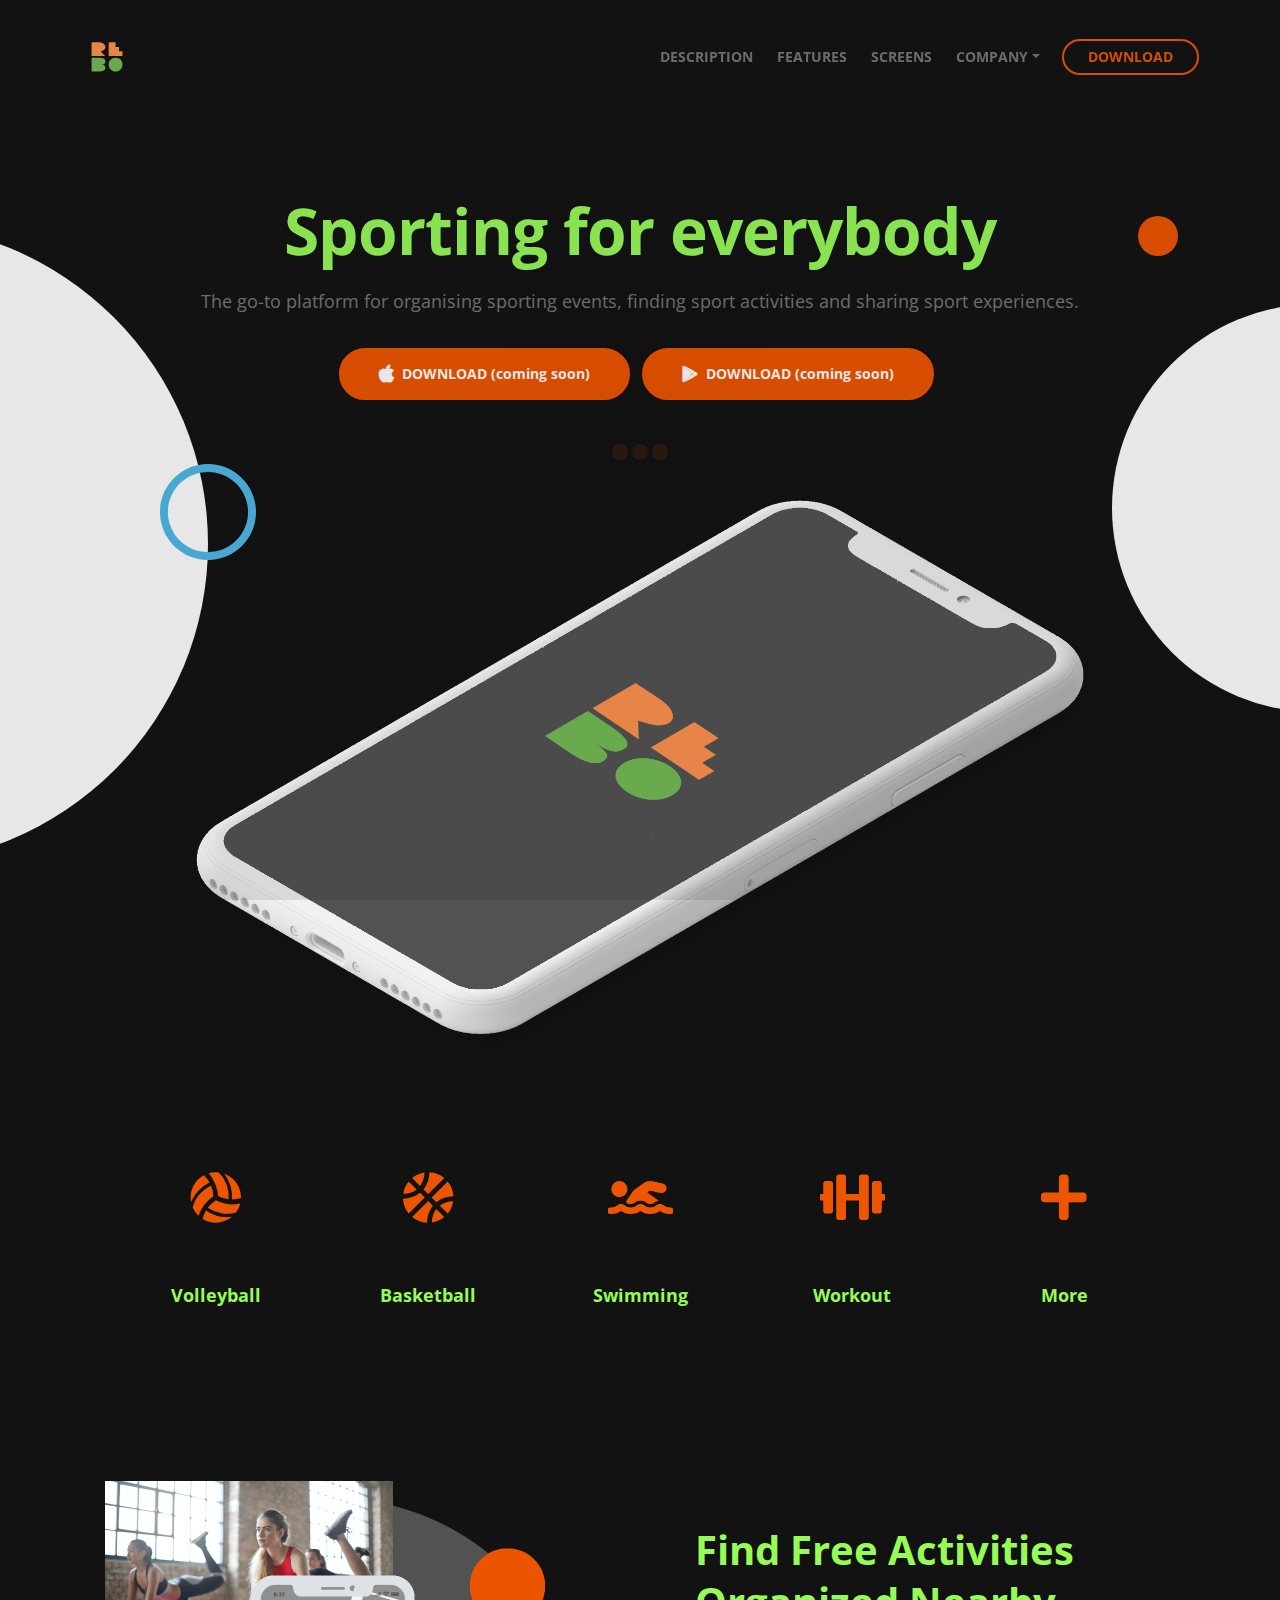
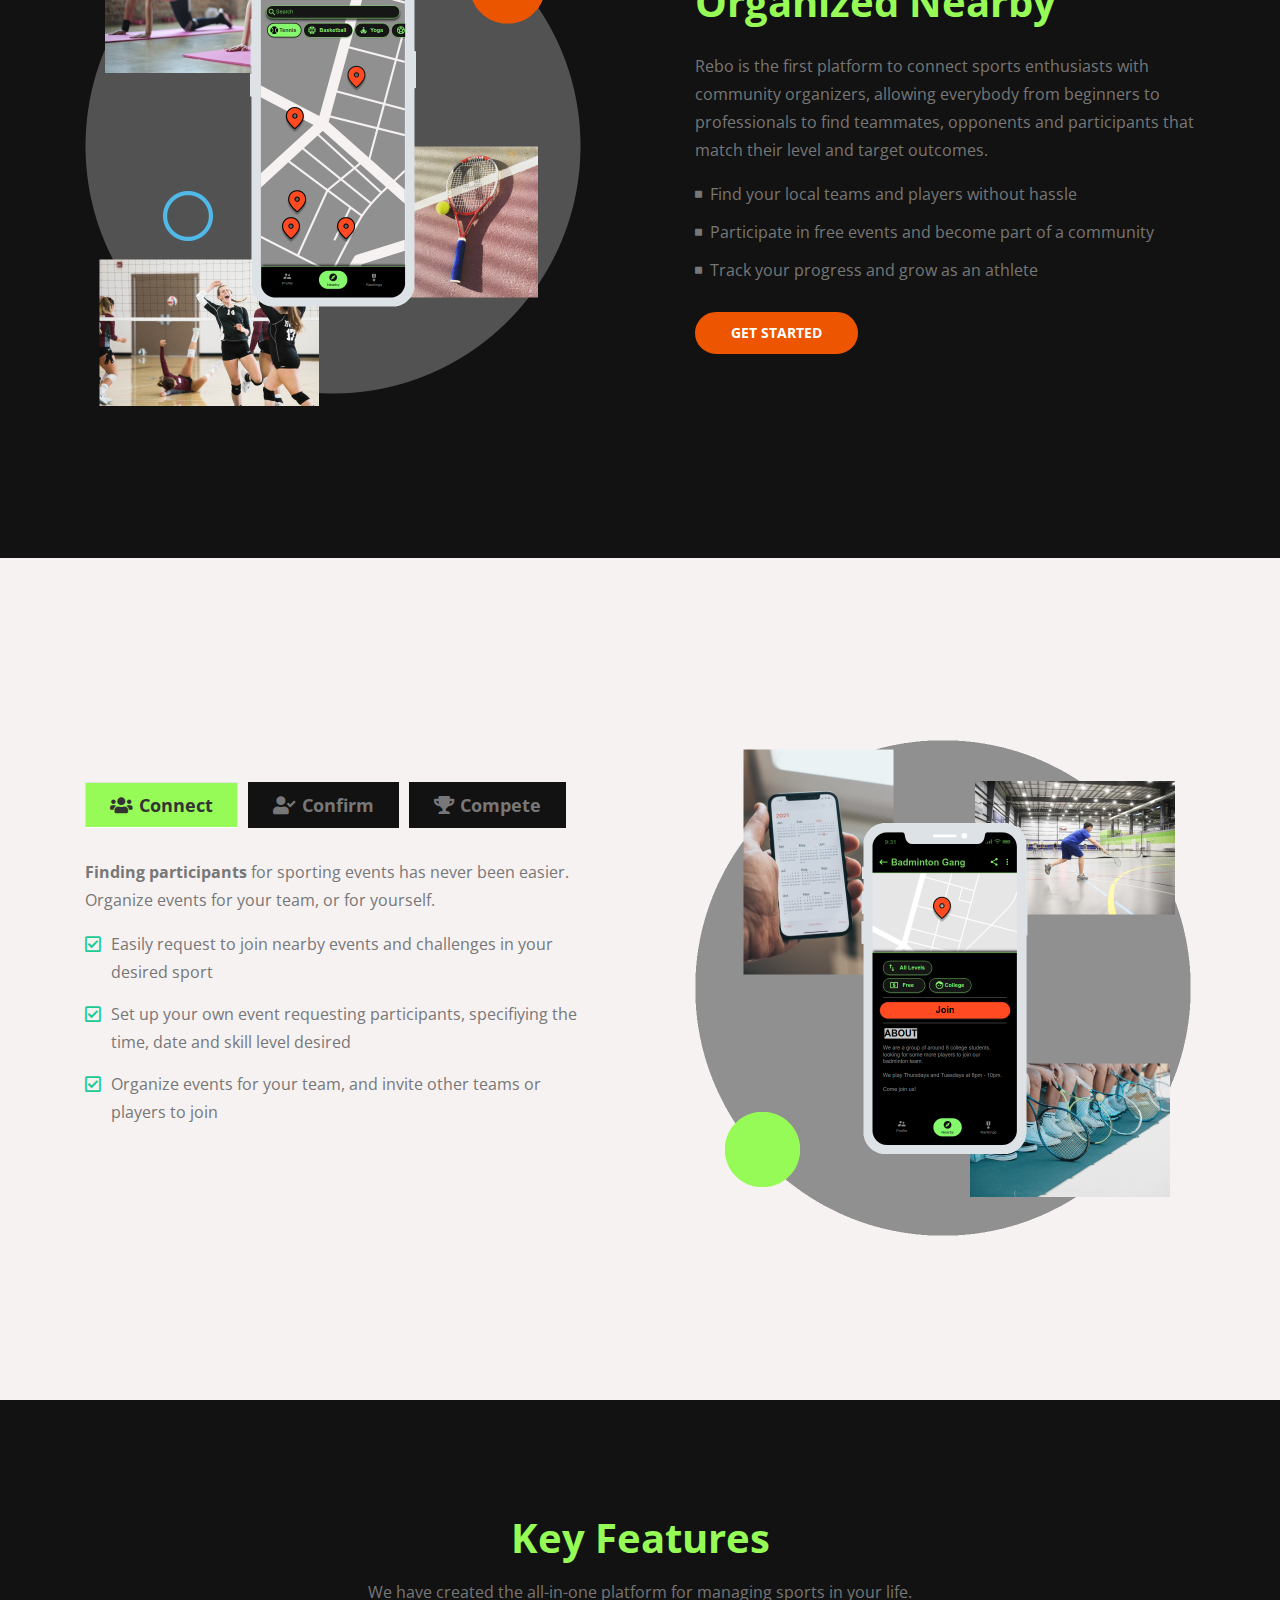
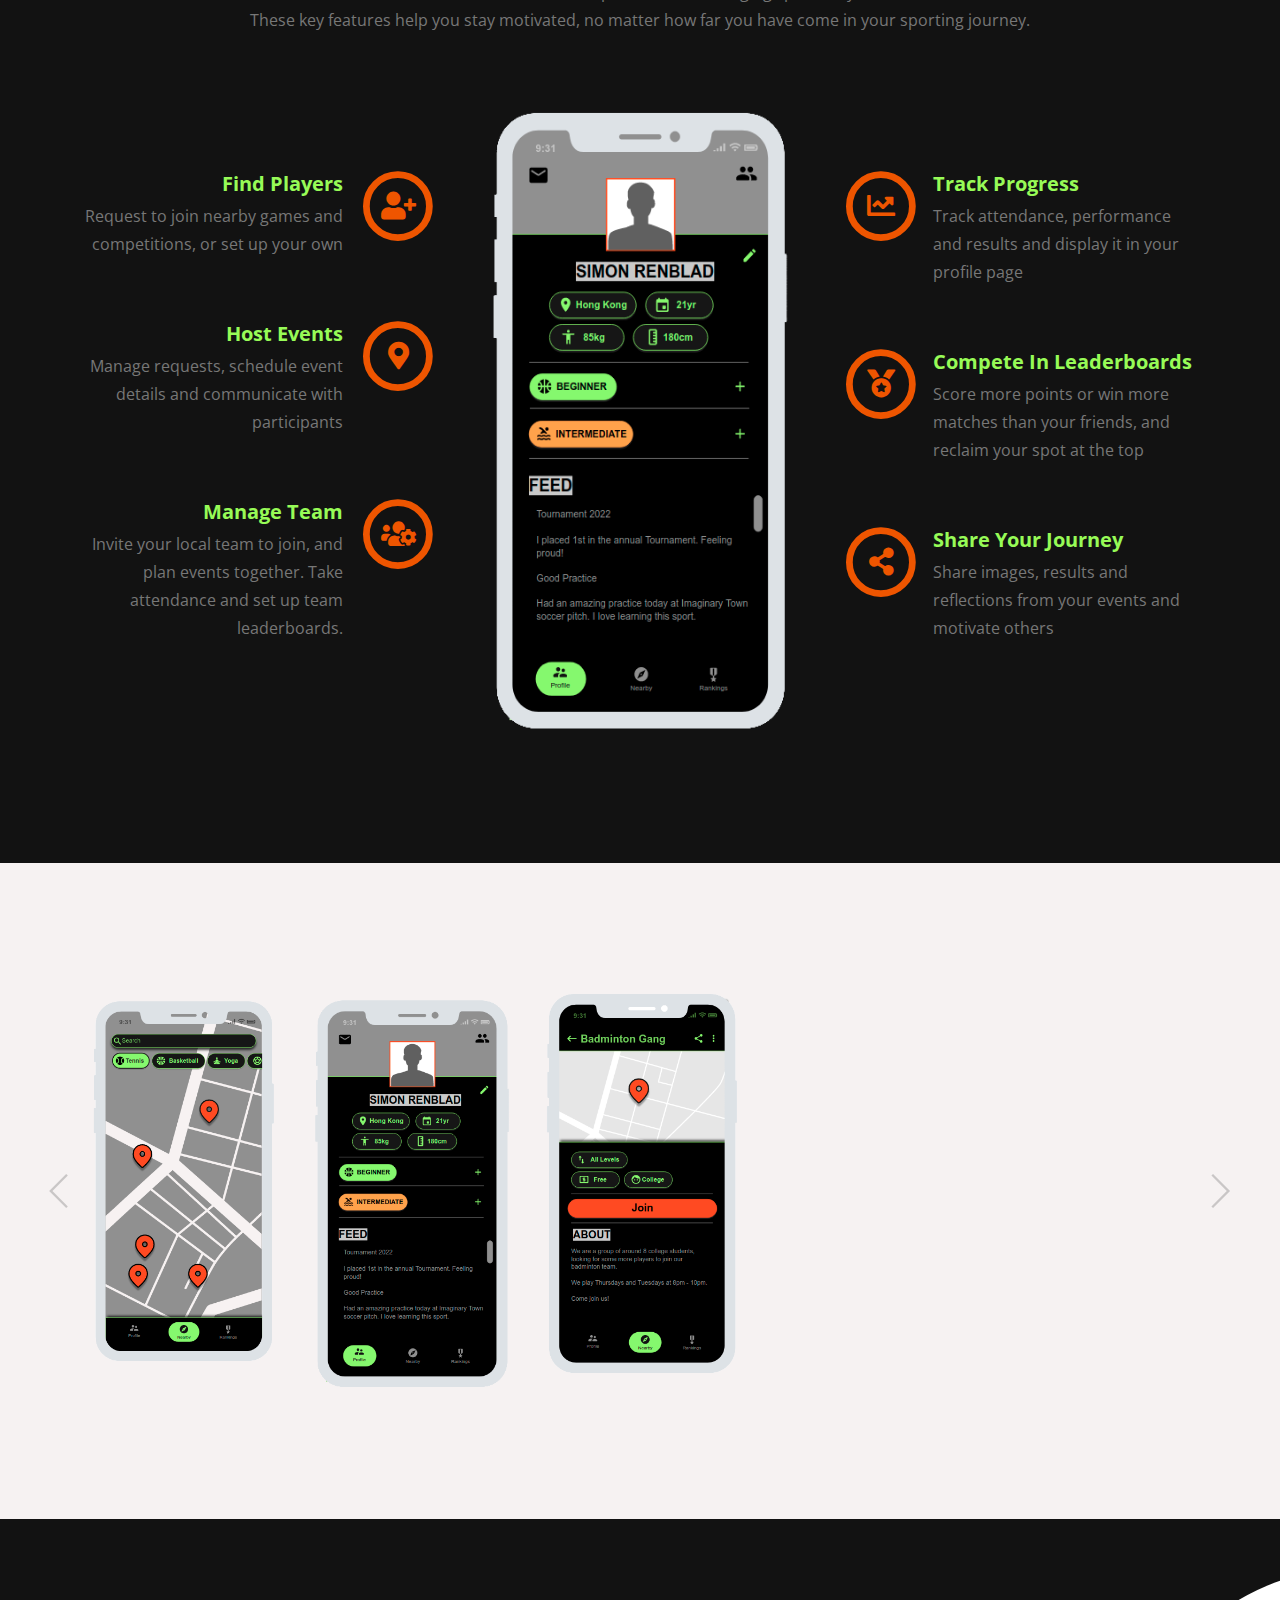
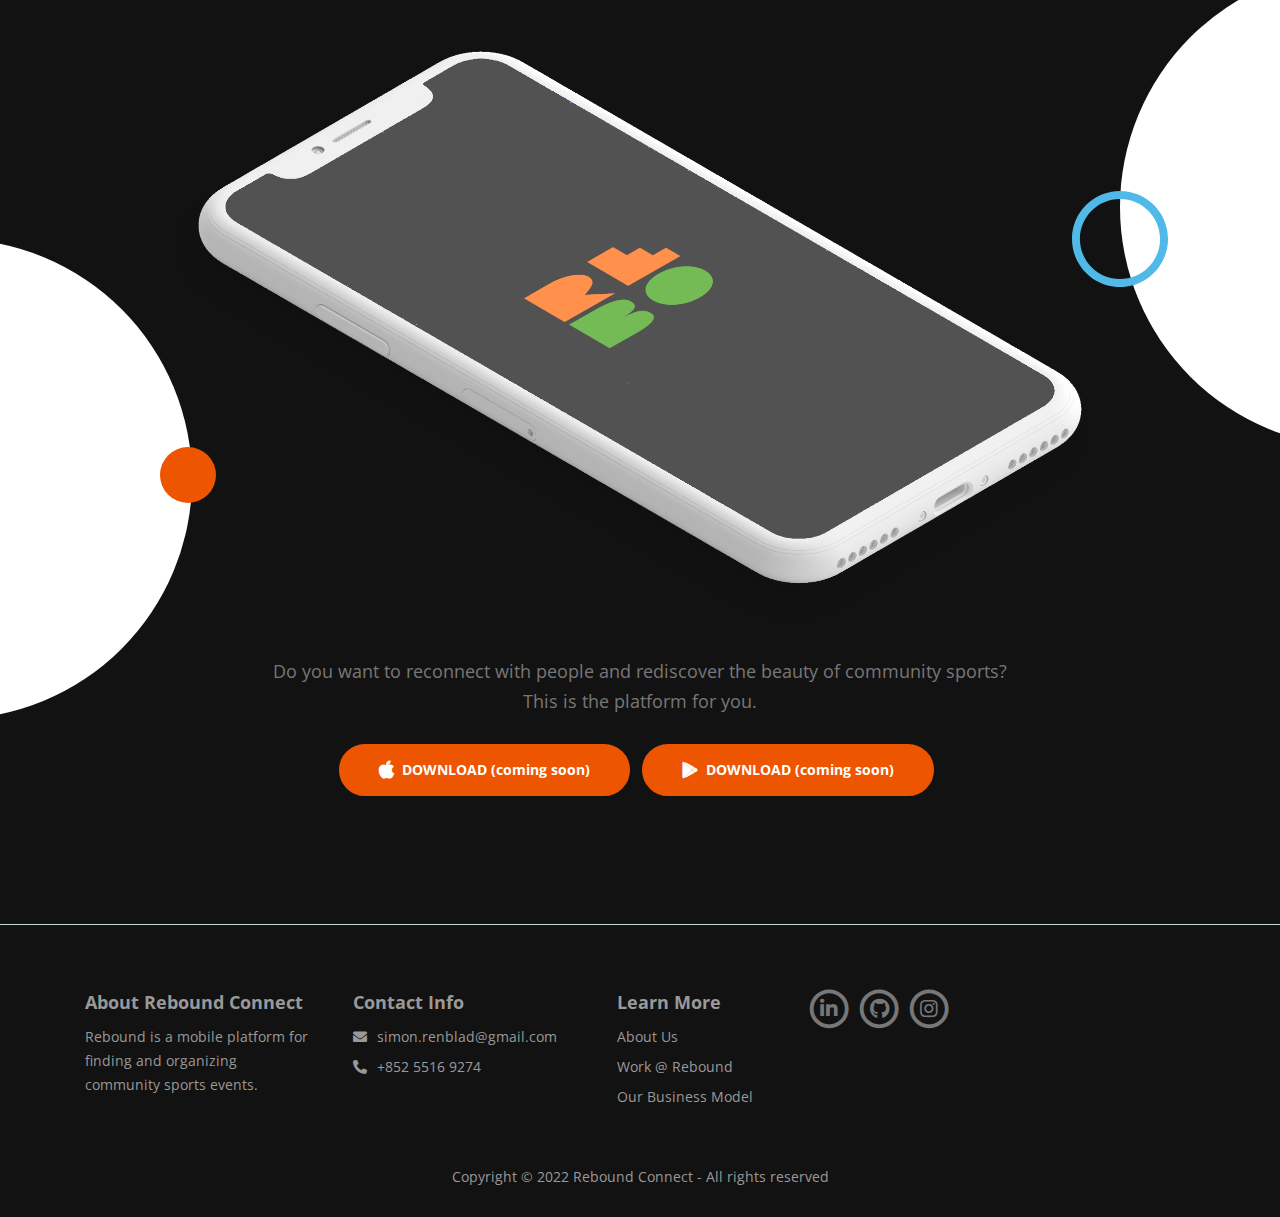
<file: index.html>
<!DOCTYPE html>
<html lang="en">
<head>
    <meta charset="utf-8">
    <meta name="viewport" content="width=device-width, initial-scale=1, shrink-to-fit=no">
    
    <!-- SEO Meta Tags -->
    <meta name="description" content="Rebound is a social media platform that connects sports enthusiasts, teams, and players of all levels.">
    <meta name="author" content="Rebound Connect">

    <!-- OG Meta Tags to improve the way the post looks when you share the page on LinkedIn, Facebook, Google+ -->
	<meta property="og:site_name" content="Rebound Connect" /> <!-- website name -->
	<meta property="og:site" content="https://reboundconnect.github.io/site" /> <!-- website link -->
	<meta property="og:title" content="Rebound"/> <!-- title shown in the actual shared post -->
	<meta property="og:description" content="Rebound is a social media platform that connects sports enthusiasts, teams, and players of all levels." /> <!-- description shown in the actual shared post -->
	<meta property="og:image" content="" /> <!-- image link, make sure it's jpg -->
	<meta property="og:url" content="https://reboundconnect.github.io/site" /> <!-- where do you want your post to link to -->
	<meta property="og:type" content="website" />

    <!-- Webpage Title -->
    <title>Rebound</title>
    
    <!-- Styles -->
    <link href="https://fonts.googleapis.com/css?family=Open+Sans:400,400i,700&display=swap&subset=latin-ext" rel="stylesheet">
    <link href="css/bootstrap.css" rel="stylesheet">
    <link href="css/fontawesome-all.css" rel="stylesheet">
    <link href="css/swiper.css" rel="stylesheet">
	<link href="css/magnific-popup.css" rel="stylesheet">
	<link href="css/styles.css" rel="stylesheet">
	
	<!-- Favicon  -->
    <link rel="icon" href="images/favicon.png">
</head>
<body data-spy="scroll" data-target=".fixed-top">
    
    <!-- Preloader -->
	<div class="spinner-wrapper">
        <div class="spinner">
            <div class="bounce1"></div>
            <div class="bounce2"></div>
            <div class="bounce3"></div>
        </div>
    </div>
    <!-- end of preloader -->
    

    <!-- Navigation -->
    <nav class="navbar navbar-expand-lg navbar-dark navbar-custom fixed-top">
        <div class="container">
            <!-- Text Logo - Use this if you don't have a graphic logo -->
            <!-- <a class="navbar-brand logo-text page-scroll" href="index.html">Sync</a> -->

            <!-- Image Logo -->
            <a class="navbar-brand logo-image" href="index.html"><img src="images/logo.svg" alt="alternative"></a> 
            
            <!-- Mobile Menu Toggle Button -->
            <button class="navbar-toggler" type="button" data-toggle="collapse" data-target="#navbarsExampleDefault" aria-controls="navbarsExampleDefault" aria-expanded="false" aria-label="Toggle navigation">
                <span class="navbar-toggler-awesome fas fa-bars"></span>
                <span class="navbar-toggler-awesome fas fa-times"></span>
            </button>
            <!-- end of mobile menu toggle button -->

            <div class="collapse navbar-collapse" id="navbarsExampleDefault">
                <ul class="navbar-nav ml-auto">
                    <li class="nav-item">
                        <a class="nav-link page-scroll" href="#description">DESCRIPTION <span class="sr-only">(current)</span></a>
                    </li>
                    <li class="nav-item">
                        <a class="nav-link page-scroll" href="#features">FEATURES</a>
                    </li>
                    <li class="nav-item">
                        <a class="nav-link page-scroll" href="#screens">SCREENS</a>
                    </li>

                    <!-- Dropdown Menu -->          
                    <li class="nav-item dropdown">
                        <a class="nav-link dropdown-toggle page-scroll" id="navbarDropdown" role="button" aria-haspopup="true" aria-expanded="false">COMPANY</a>
                        <div class="dropdown-menu" aria-labelledby="navbarDropdown">
                            <a class="dropdown-item" href="about-us.html"><span class="item-text">ABOUT US</span></a>
                            <div class="dropdown-divider"></div>
                            <a class="dropdown-item" href="work-here.html"><span class="item-text">OPEN POSITIONS</span></a>
                            <div class="dropdown-divider"></div>
                            <a class="dropdown-item" href="business-model.html"><span class="item-text">BUSINESS MODEL</span></a>
                        </div>
                    </li>
                    <!-- end of dropdown menu -->
                </ul>
                <span class="nav-item">
                    <a class="btn-outline-sm page-scroll" href="#download">DOWNLOAD</a>
                </span>
            </div>
        </div> <!-- end of container -->
    </nav> <!-- end of navbar -->
    <!-- end of navigation -->


    <!-- Header -->
    <header class="header">
        <div class="container">
            <div class="row">
                <div class="col-lg-12">
                    <div class="text-container">
                        <h1>Sporting for everybody</h1>
                        <p class="p-large p-heading">The go-to platform for organising sporting events, finding sport activities and sharing sport experiences.</p>
                        <a class="btn-solid-lg" href="#your-link"><i class="fab fa-apple"></i>DOWNLOAD (coming soon)</a>
                        <a class="btn-solid-lg" href="#your-link"><i class="fab fa-google-play"></i>DOWNLOAD (coming soon)</a>
                    </div> <!-- end of text-container -->
                </div> <!-- end of col -->
            </div> <!-- end of row -->
            <div class="row">
                <div class="col-lg-12">
                    <div class="image-container">
                        <img class="img-fluid" src="images/header-iphone.png" alt="alternative">
                    </div> <!-- end of text-container -->
                </div> <!-- end of col -->
            </div> <!-- end of row -->
        </div> <!-- end of container -->
        <div class="deco-white-circle-1">
            <img src="images/decorative-white-circle.svg" alt="alternative">
        </div> <!-- end of deco-white-circle-1 -->
        <div class="deco-white-circle-2">
            <img src="images/decorative-white-circle.svg" alt="alternative">
        </div> <!-- end of deco-white-circle-2 -->
        <div class="deco-blue-circle">
            <img src="images/decorative-blue-circle.svg" alt="alternative">
        </div> <!-- end of deco-blue-circle -->
        <div class="deco-yellow-circle">
            <img src="images/decorative-yellow-circle.svg" alt="alternative">
        </div> <!-- end of deco-yellow-circle -->
        <!--<div class="deco-green-diamond">
            <img src="images/decorative-green-diamond.svg" alt="alternative">
        </div>--> <!-- end of deco-yellow-circle -->
    </header> <!-- end of header -->
    <!-- end of header -->


    <!-- Small Features -->
    <div class="cards-1">
        <div class="container">
            <div class="row">
                <div class="col-lg-12">
                    
                    <!-- Card -->
                    <div class="card">
                        <div class="card-image">
                            <i class="fas fa-volleyball-ball"></i>
                        </div>
                        <div class="card-body">
                            <h5 class="card-title">Volleyball</h5>
                        </div>
                    </div>
                    <!-- end of card -->

                    <!-- Card -->
                    <div class="card">
                        <div class="card-image">
                            <i class="fas fa-basketball-ball"></i>
                        </div>
                        <div class="card-body">
                            <h5 class="card-title">Basketball</h5>
                        </div>
                    </div>
                    <!-- end of card -->

                    <!-- Card -->
                    <div class="card">
                        <div class="card-image">
                            <i class="fas fa-swimmer"></i>
                        </div>
                        <div class="card-body">
                            <h5 class="card-title">Swimming</h5>
                        </div>
                    </div>
                    <!-- end of card -->

                    <!-- Card -->
                    <div class="card">
                        <div class="card-image">
                            <i class="fas fa-dumbbell"></i>
                        </div>
                        <div class="card-body">
                            <h5 class="card-title">Workout</h5>
                        </div>
                    </div>
                    <!-- end of card -->

                    <!-- Card -->
                    <div class="card">
                        <div class="card-image">
                            <i class="fas fa-plus"></i>
                        </div>
                        <div class="card-body">
                            <h5 class="card-title">More</h5>
                        </div>
                    </div>
                    <!-- end of card -->

                </div> <!-- end of col -->
            </div> <!-- end of row -->
        </div> <!-- end of container -->
    </div> <!-- end of cards-1 -->
    <!-- end of small features -->


    <!-- Description 1 -->
    <div id="description" class="basic-1">
        <div class="container">
            <div class="row">
                <div class="col-lg-6">
                    <div class="image-container">
                        <img class="img-fluid" src="images/description-1-app.png" alt="alternative">
                    </div> <!-- end of image-container -->
                </div> <!-- end of col -->
                <div class="col-lg-6">
                    <div class="text-container">
                        <h2>Find Free Activities Organized Nearby</h2>
                        <p>Rebo is the first platform to connect sports enthusiasts with community organizers, allowing everybody from beginners to professionals to find teammates, opponents and participants that match their level and target outcomes.</p>
                        <ul class="list-unstyled li-space-lg">
                            <li class="media">
                                <i class="fas fa-square"></i>
                                <div class="media-body">Find your local teams and players without hassle</div>
                            </li>
                            <li class="media">
                                <i class="fas fa-square"></i>
                                <div class="media-body">Participate in free events and become part of a community</div>
                            </li>
                            <li class="media">
                                <i class="fas fa-square"></i>
                                <div class="media-body">Track your progress and grow as an athlete</div>
                            </li>
                        </ul>
                        <a class="btn-solid-reg page-scroll" href="#download">GET STARTED</a>
                    </div> <!-- end of text-container -->
                </div> <!-- end of col -->
            </div> <!-- end of row -->
        </div> <!-- end of container -->
    </div> <!-- end of basic-1 -->
    <!-- end of description 1 -->

    <!-- Description 2 -->
    <div class="tabs">
        <div class="container">
            <div class="row">
                <div class="col-lg-6">
                    <div class="tabs-container">

                        <!-- Tabs Links -->
                        <ul class="nav nav-tabs" id="cedoTabs" role="tablist">
                            <li class="nav-item">
                                <a class="nav-link active" id="nav-tab-1" data-toggle="tab" href="#tab-1" role="tab" aria-controls="tab-1" aria-selected="true"><i class="fas fa-users"></i>Connect</a>
                            </li>
                            <li class="nav-item">
                                <a class="nav-link" id="nav-tab-2" data-toggle="tab" href="#tab-2" role="tab" aria-controls="tab-2" aria-selected="false"><i class="fas fa-user-check"></i>Confirm</a>
                            </li>
                            <li class="nav-item">
                                <a class="nav-link" id="nav-tab-3" data-toggle="tab" href="#tab-3" role="tab" aria-controls="tab-3" aria-selected="false"><i class="fas fa-trophy"></i>Compete</a>
                            </li>
                        </ul>
                        <!-- end of tabs links -->
                        
                        <!-- Tabs Content -->
                        <div class="tab-content" id="cedoTabsContent">
                            <!-- Tab -->
                            <div class="tab-pane fade show active" id="tab-1" role="tabpanel" aria-labelledby="tab-1">
                                <p><strong>Finding participants</strong> for sporting events has never been easier. Organize events for your team, or for yourself.</p>
                                <ul class="list-unstyled li-space-lg">
                                    <li class="media">
                                        <i class="far fa-check-square"></i>
                                        <div class="media-body">Easily request to join nearby events and challenges in your desired sport</div>
                                    </li>
                                    <li class="media">
                                        <i class="far fa-check-square"></i>
                                        <div class="media-body">Set up your own event requesting participants, specifiying the time, date and skill level desired</div>
                                    </li>
                                    <li class="media">
                                        <i class="far fa-check-square"></i>
                                        <div class="media-body">Organize events for your team, and invite other teams or players to join</div>
                                    </li>
                                </ul>
                               <!-- <a class="btn-solid-reg page-scroll" href="terms-conditions.html">TERMS</a> <a class="btn-outline-reg page-scroll" href="privacy-policy.html">PRIVACY</a> -->
                            </div> <!-- end of tab-pane -->
                            <!-- end of tab -->

                            <!-- Tab -->
                            <div class="tab-pane fade" id="tab-2" role="tabpanel" aria-labelledby="tab-2">
                                <p><strong>Examine</strong> the profiles of players requesting to join your event. Rebound provides transparency to both organizers and participants.</p>
                                <ul class="list-unstyled li-space-lg">
                                    <li class="media">
                                        <i class="far fa-check-square"></i>
                                        <div class="media-body">Confirm date and time of event and view profiles of participants</div>
                                    </li>
                                    <li class="media">
                                        <i class="far fa-check-square"></i>
                                        <div class="media-body">Provide more information and take attendance for events</div>
                                    </li>
                                    <li class="media">
                                        <i class="far fa-check-square"></i>
                                        <div class="media-body">Block or reject profiles that don't fit the requirements of the event</div>
                                    </li>
                                </ul>
                               <!-- <a class="red" href="terms-conditions.html">Terms & Conditions >></a> -->
                            </div> <!-- end of tab-pane -->
                            <!-- end of tab -->

                            <!-- Tab -->
                            <div class="tab-pane fade" id="tab-3" role="tabpanel" aria-labelledby="tab-3">
                                <p><strong>Play and enjoy</strong> the benefits of sports, and meet new people while you are at it.</p>
                                <p><strong>Record your results</strong> and participate in local and team leaderboards.</p>
                                <p><strong>Share your experience</strong> with your friends to motivate them and yourself. Grow together as a community.</p>
                            </div> <!-- end of tab-pane -->
                            <!-- end of tab -->
                        </div> <!-- end of tab-content -->
                        <!-- end of nav tabs content -->
                    
                    </div> <!-- end of tabs-container -->
                </div> <!-- end of col -->
                <div class="col-lg-6">
                    <div class="image-container">
                        <img class="img-fluid" src="images/description-2-app.png" alt="alternative">
                    </div> <!-- end of image-container -->
                </div> <!-- end of col -->
            </div> <!-- end of row -->
        </div> <!-- end of container -->
    </div> <!-- end of tabs -->
    <!-- end of description 2 -->


    <!-- Features -->
    <div id="features" class="basic-2">
        <div class="container">
            <div class="row">
                <div class="col-lg-12">
                    <h2>Key Features</h2>
                    <p class="p-heading">We have created the all-in-one platform for managing sports in your life. <br> These key features help you stay motivated, no matter how far you have come in your sporting journey.</p>
                </div> <!-- end of div -->
            </div> <!-- end of div -->
            <div class="row">
                <div class="col-lg-4">
                    <ul class="list-unstyled li-space-lg first">
                        <li class="media">
                            <span class="fa-stack">
                                <i class="far fa-circle fa-stack-2x"></i>
                                <i class="fas fa-user-plus fa-stack-1x"></i>
                            </span>
                            <div class="media-body">
                                <h4>Find Players</h4>
                                <p>Request to join nearby games and competitions, or set up your own</p>
                            </div>
                        </li>
                        <li class="media">
                            <span class="fa-stack">
                                <i class="far fa-circle fa-stack-2x"></i>
                                <i class="fas fa-map-marker-alt fa-stack-1x"></i>
                            </span>
                            <div class="media-body">
                                <h4>Host Events</h4>
                                <p>Manage requests, schedule event details and communicate with participants</p>
                            </div>
                        </li>
                        <li class="media">
                            <span class="fa-stack">
                                <i class="far fa-circle fa-stack-2x"></i>
                                <i class="fas fa-users-cog fa-stack-1x"></i>
                            </span>
                            <div class="media-body">
                                <h4>Manage Team</h4>
                                <p>Invite your local team to join, and plan events together. Take attendance and set up team leaderboards.</p>
                            </div>
                        </li>
                    </ul>
                </div> <!-- end of col -->
                <div class="col-lg-4">
                    <img class="img-fluid" src="images/features-app.png" alt="alternative">
                </div> <!-- end of col -->
                <div class="col-lg-4">
                    <ul class="list-unstyled li-space-lg">
                        <li class="media">
                            <span class="fa-stack">
                                <i class="far fa-circle fa-stack-2x"></i>
                                <i class="fas fa-chart-line fa-stack-1x"></i>
                            </span>
                            <div class="media-body">
                                <h4>Track Progress</h4>
                                <p>Track attendance, performance and results and display it in your profile page</p>
                            </div>
                        </li>
                        <li class="media">
                            <span class="fa-stack">
                                <i class="far fa-circle fa-stack-2x"></i>
                                <i class="fas fa-medal fa-stack-1x"></i>
                            </span>
                            <div class="media-body">
                                <h4>Compete In Leaderboards</h4>
                                <p>Score more points or win more matches than your friends, and reclaim your spot at the top</p>
                            </div>
                        </li>
                        <li class="media">
                            <span class="fa-stack">
                                <i class="far fa-circle fa-stack-2x"></i>
                                <i class="fas fa-share-alt fa-stack-1x"></i>
                            </span>
                            <div class="media-body">
                                <h4>Share Your Journey</h4>
                                <p>Share images, results and reflections from your events and motivate others</p>
                            </div>
                        </li>
                    </ul>
                </div> <!-- end of col -->
            </div> <!-- end of row -->
        </div> <!-- end of container -->
    </div> <!-- end of basic-2 -->
    <!-- end of features -->


    <!-- Screenshots -->
    <div id="screens" class="slider">
        <div class="container">
            <div class="row">
                <div class="col-lg-12">
                    
                    <!-- Image Slider -->
                    <div class="slider-container">
                        <div class="swiper-container image-slider">
                            <div class="swiper-wrapper">
                                
                                <!-- Slide -->
                                <div class="swiper-slide">
                                    <a href="images/main-screen.png" class="popup-link" data-effect="fadeIn">
                                        <img class="img-fluid" src="images/main-screen.png" alt="alternative">
                                    </a>
                                </div>
                                <!-- end of slide -->

                                <!-- Slide -->
                                <div class="swiper-slide">
                                    <a href="images/features-app.png" class="popup-link" data-effect="fadeIn">
                                        <img class="img-fluid" src="images/features-app.png" alt="alternative">
                                    </a>
                                </div>
                                <!-- end of slide -->

                                <!-- Slide -->
                                <div class="swiper-slide">
                                    <a href="images/badmintonevent.png" class="popup-link" data-effect="fadeIn">
                                        <img class="img-fluid" src="images/badmintonevent.png" alt="alternative">
                                    </a>
                                </div>
                                <!-- end of slide -->
                                
                            </div> <!-- end of swiper-wrapper -->

                            <!-- Add Arrows -->
                            <div class="swiper-button-next"></div>
                            <div class="swiper-button-prev"></div>
                            <!-- end of add arrows -->

                        </div> <!-- end of swiper-container -->
                    </div> <!-- end of slider-container -->
                    <!-- end of image slider -->

                </div> <!-- end of col -->
            </div> <!-- end of row -->
        </div> <!-- end of container -->
    </div> <!-- end of slider -->
    <!-- end of screenshots -->

    <!-- Download -->
    <div id="download" class="basic-3">
        <div class="container">
            <div class="row">
                <div class="col-lg-12">
                    <div class="image-container">
                        <img class="img-fluid" src="images/download-iphone.png" alt="alternative">
                    </div> <!-- end of image-container -->
                    <p class="p-large">Do you want to reconnect with people and rediscover the beauty of community sports? <br> This is the platform for you.</p>
                    <a class="btn-solid-lg" href="#your-link"><i class="fab fa-apple"></i>DOWNLOAD (coming soon)</a>
                    <a class="btn-solid-lg" href="#your-link"><i class="fab fa-google-play"></i>DOWNLOAD (coming soon)</a>
                </div> <!-- end of col -->
            </div> <!-- end of row -->
        </div> <!-- end of container -->
        <div class="deco-white-circle-1">
            <img src="images/decorative-white-circle.svg" alt="alternative">
        </div> <!-- end of deco-white-circle-1 -->
        <div class="deco-white-circle-2">
            <img src="images/decorative-white-circle.svg" alt="alternative">
        </div> <!-- end of deco-white-circle-2 -->
        <div class="deco-blue-circle">
            <img src="images/decorative-blue-circle.svg" alt="alternative">
        </div> <!-- end of deco-blue-circle -->
        <div class="deco-yellow-circle">
            <img src="images/decorative-yellow-circle.svg" alt="alternative">
        </div> <!-- end of deco-yellow-circle -->
        <!--<div class="deco-green-diamond">
            <img src="images/decorative-green-diamond.svg" alt="alternative">
        </div> --> <!-- end of deco-yellow-circle -->
    </div> <!-- end of basic-3 -->
    <!-- end of download -->


    <!-- Footer -->
    <div class="footer">
        <div class="container">
            <div class="row">
                <div class="col-lg-12">
                    <div class="footer-col first">
                        <h5>About Rebound Connect</h5>
                        <p class="p-small">Rebound is a mobile platform for finding and organizing community sports events.</p>
                    </div> <!-- end of footer-col -->
                    <div class="footer-col second">
                        <h5>Contact Info</h5>
                        <ul class="list-unstyled li-space-lg p-small">
                            <li class="media">
                                <i class="fas fa-envelope"></i>
                                <div class="media-body">simon.renblad@gmail.com</div>
                            </li>
                            <li class="media">
                                <i class="fas fa-phone-alt"></i>
                                <div class="media-body">+852 5516 9274</div>
                            </li>
                        </ul>
                    </div> <!-- end of footer-col -->
                    <div class="footer-col third">
                        <h5>Learn More</h5>
                        <ul class="list-unstyled li-space-lg p-small">
                            <li><a href="about-us.html">About Us</a></li>
                            <li><a href="work-here.html">Work @ Rebound</a></li>
                            <li><a href="business-model.html">Our Business Model</a></li>
                        </ul>
                    </div> <!-- end of footer-col -->
                    <div class="footer-col fifth">
                        <span class="fa-stack">
                            <a href="https://www.linkedin.com/company/reboundconnects">
                                <i class="far fa-circle fa-stack-2x"></i>
                                <i class="fab fa-linkedin-in fa-stack-1x"></i>
                            </a>
                        </span>
                        <span class="fa-stack">
                            <a href="https://github.com/reboundconnect">
                                <i class="far fa-circle fa-stack-2x"></i>
                                <i class="fab fa-github fa-stack-1x"></i>
                            </a>
                        </span>
                        <span class="fa-stack">
                            <a href="#">
                                <i class="far fa-circle fa-stack-2x"></i>
                                <i class="fab fa-instagram fa-stack-1x"></i>
                            </a>
                        </span>
                    </div> <!-- end of footer-col -->
                </div> <!-- end of col -->
            </div> <!-- end of row -->
        </div> <!-- end of container -->
    </div> <!-- end of footer -->  
    <!-- end of footer -->


    <!-- Copyright -->
    <div class="copyright">
        <div class="container">
            <div class="row">
                <div class="col-lg-12">
                    <p class="p-small">Copyright © 2022 <a href="https://reboundconnect.github.io/site">Rebound Connect</a> - All rights reserved</p>
                </div> <!-- end of col -->
            </div> <!-- enf of row -->
        </div> <!-- end of container -->
    </div> <!-- end of copyright --> 
    <!-- end of copyright -->
    
    	
    <!-- Scripts -->
    <script src="js/jquery.min.js"></script> <!-- jQuery for Bootstrap's JavaScript plugins -->
    <script src="js/popper.min.js"></script> <!-- Popper tooltip library for Bootstrap -->
    <script src="js/bootstrap.min.js"></script> <!-- Bootstrap framework -->
    <script src="js/jquery.easing.min.js"></script> <!-- jQuery Easing for smooth scrolling between anchors -->
    <script src="js/swiper.min.js"></script> <!-- Swiper for image and text sliders -->
    <script src="js/jquery.magnific-popup.js"></script> <!-- Magnific Popup for lightboxes -->
    <script src="js/validator.min.js"></script> <!-- Validator.js - Bootstrap plugin that validates forms -->
    <script src="js/scripts.js"></script> <!-- Custom scripts -->
</body>
</html>
</file>
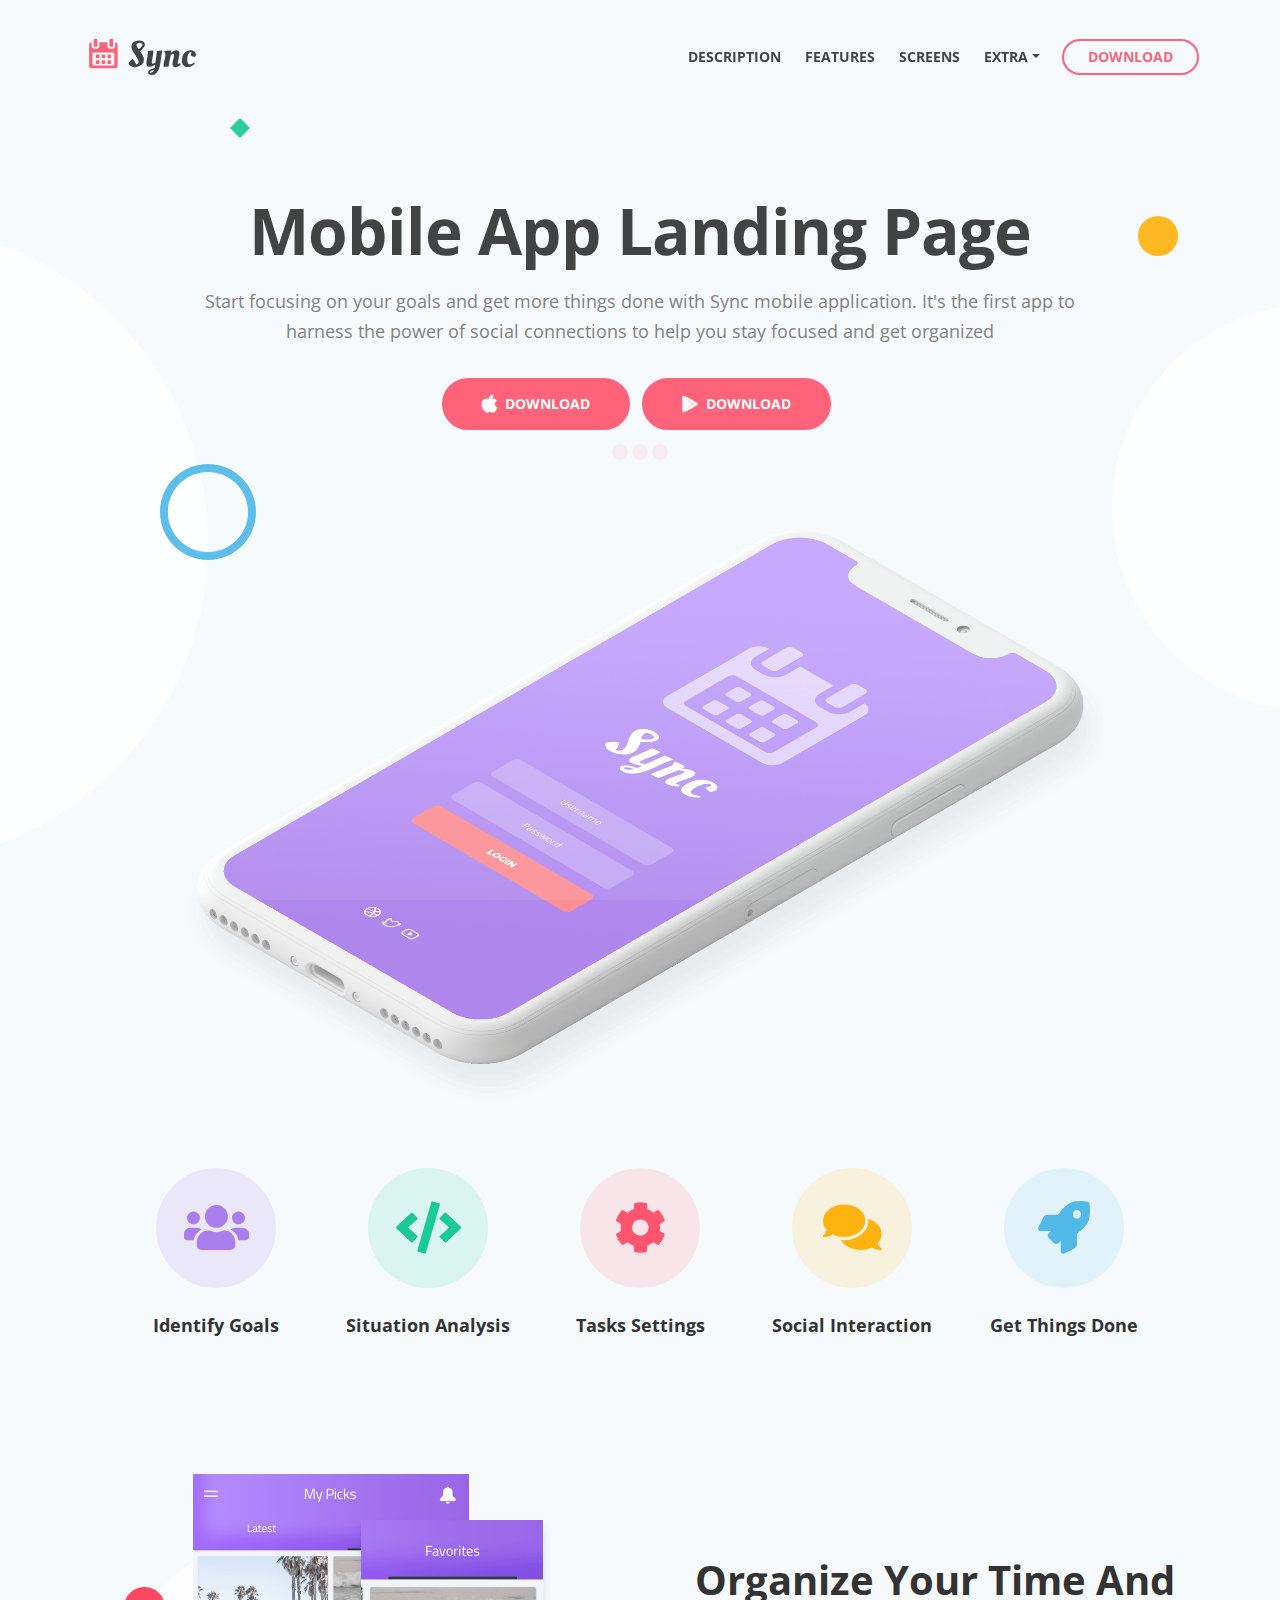
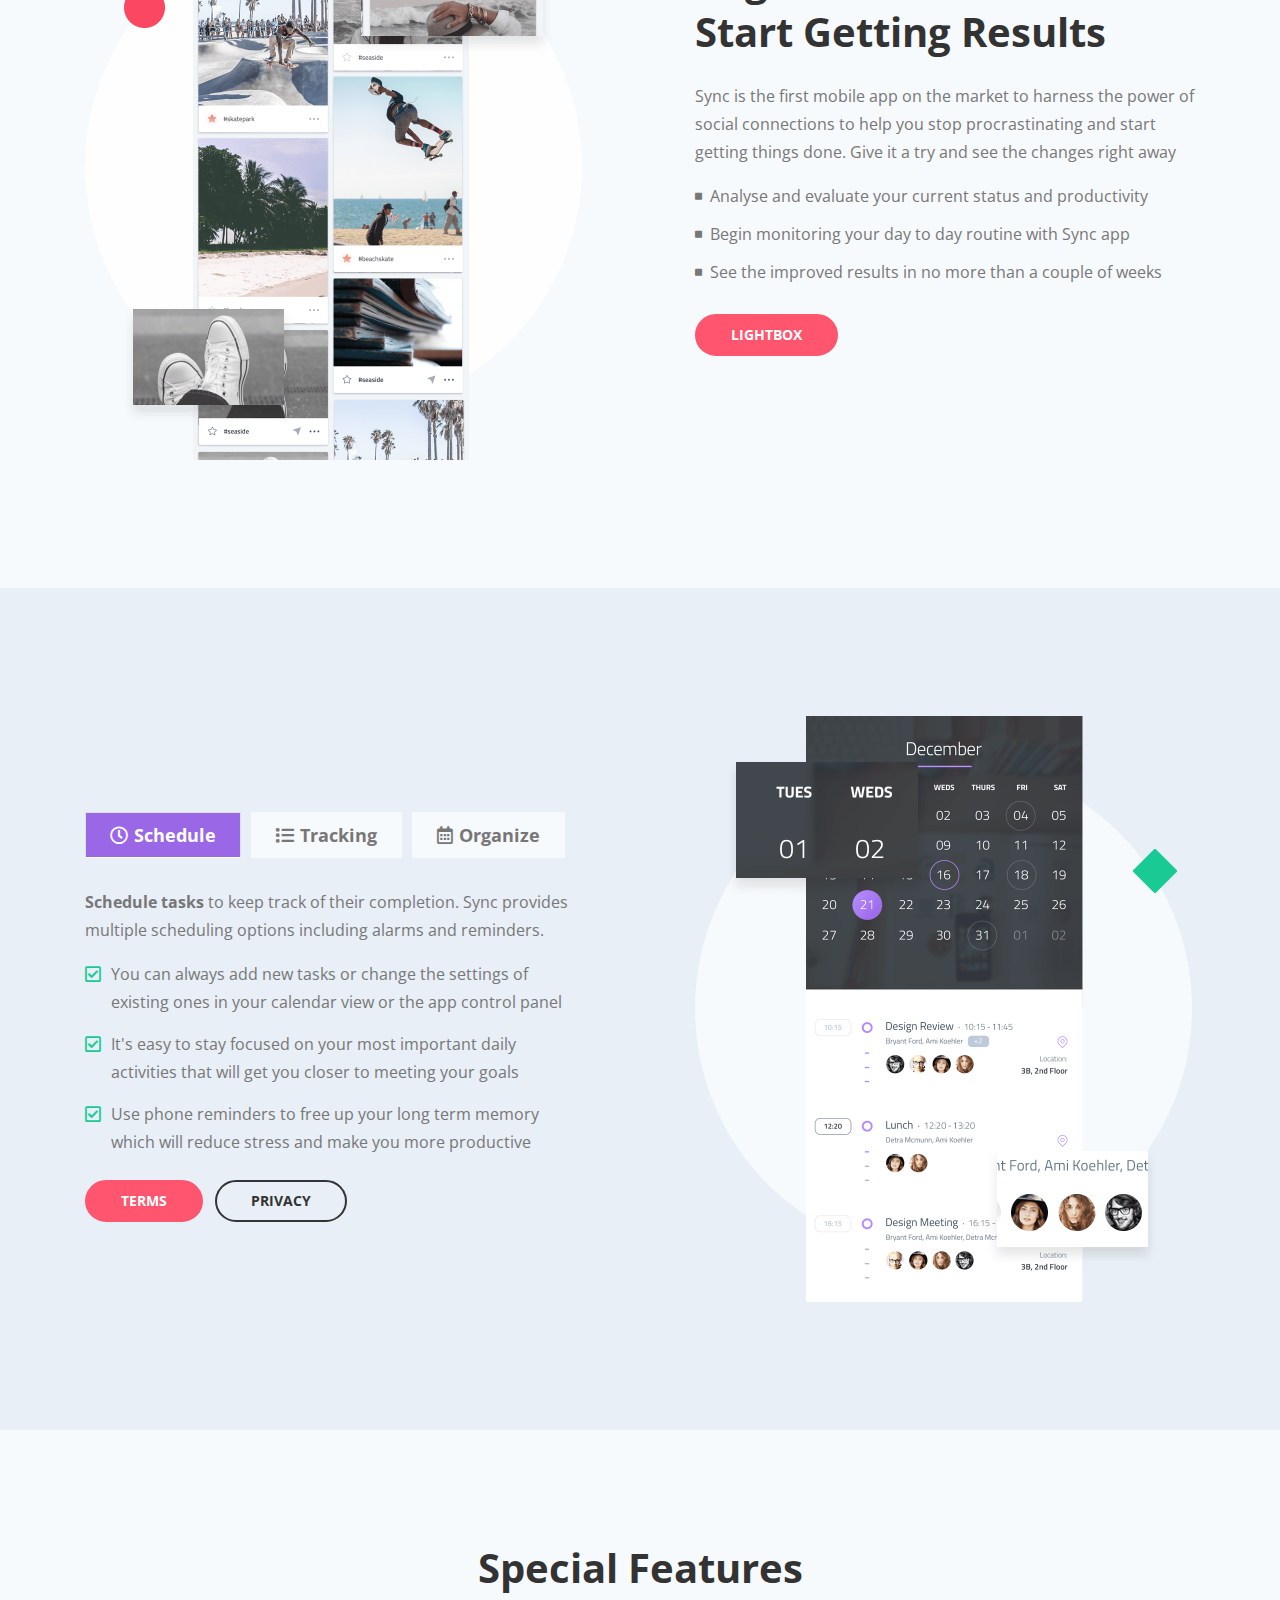
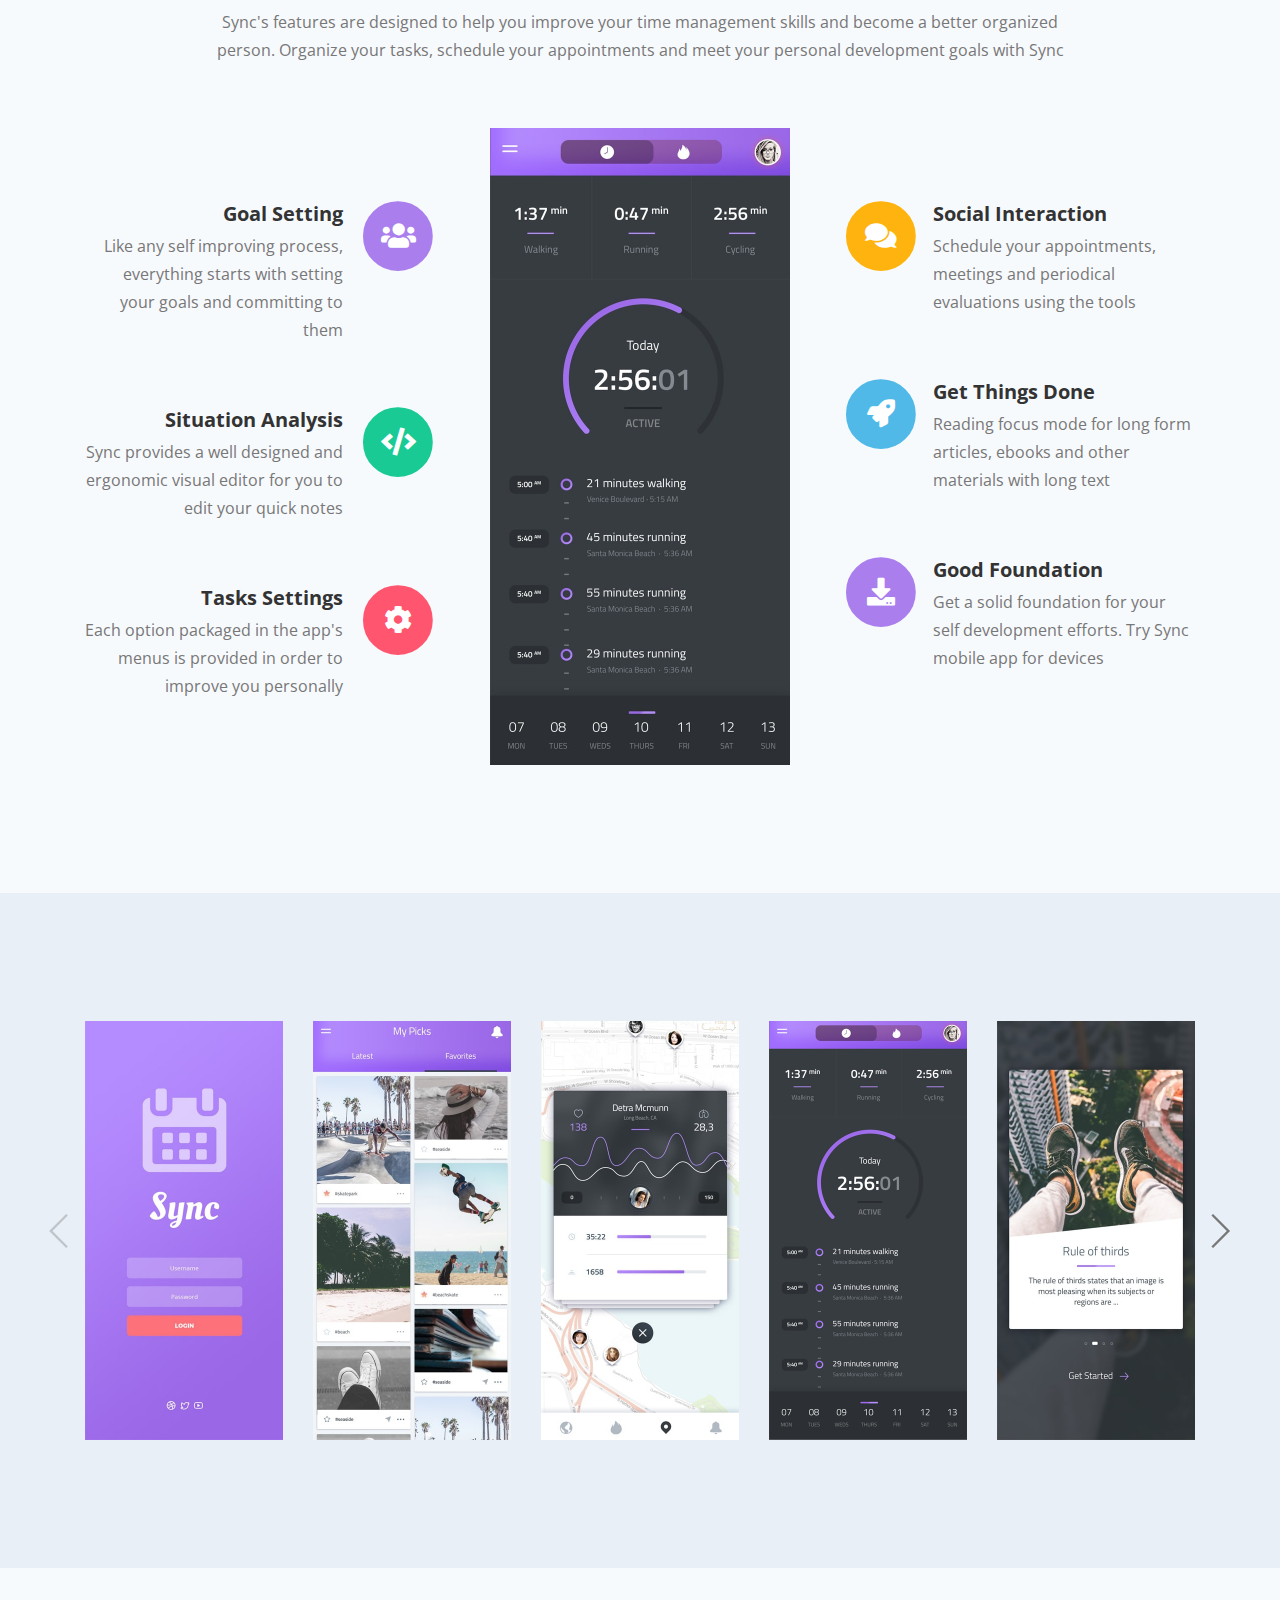
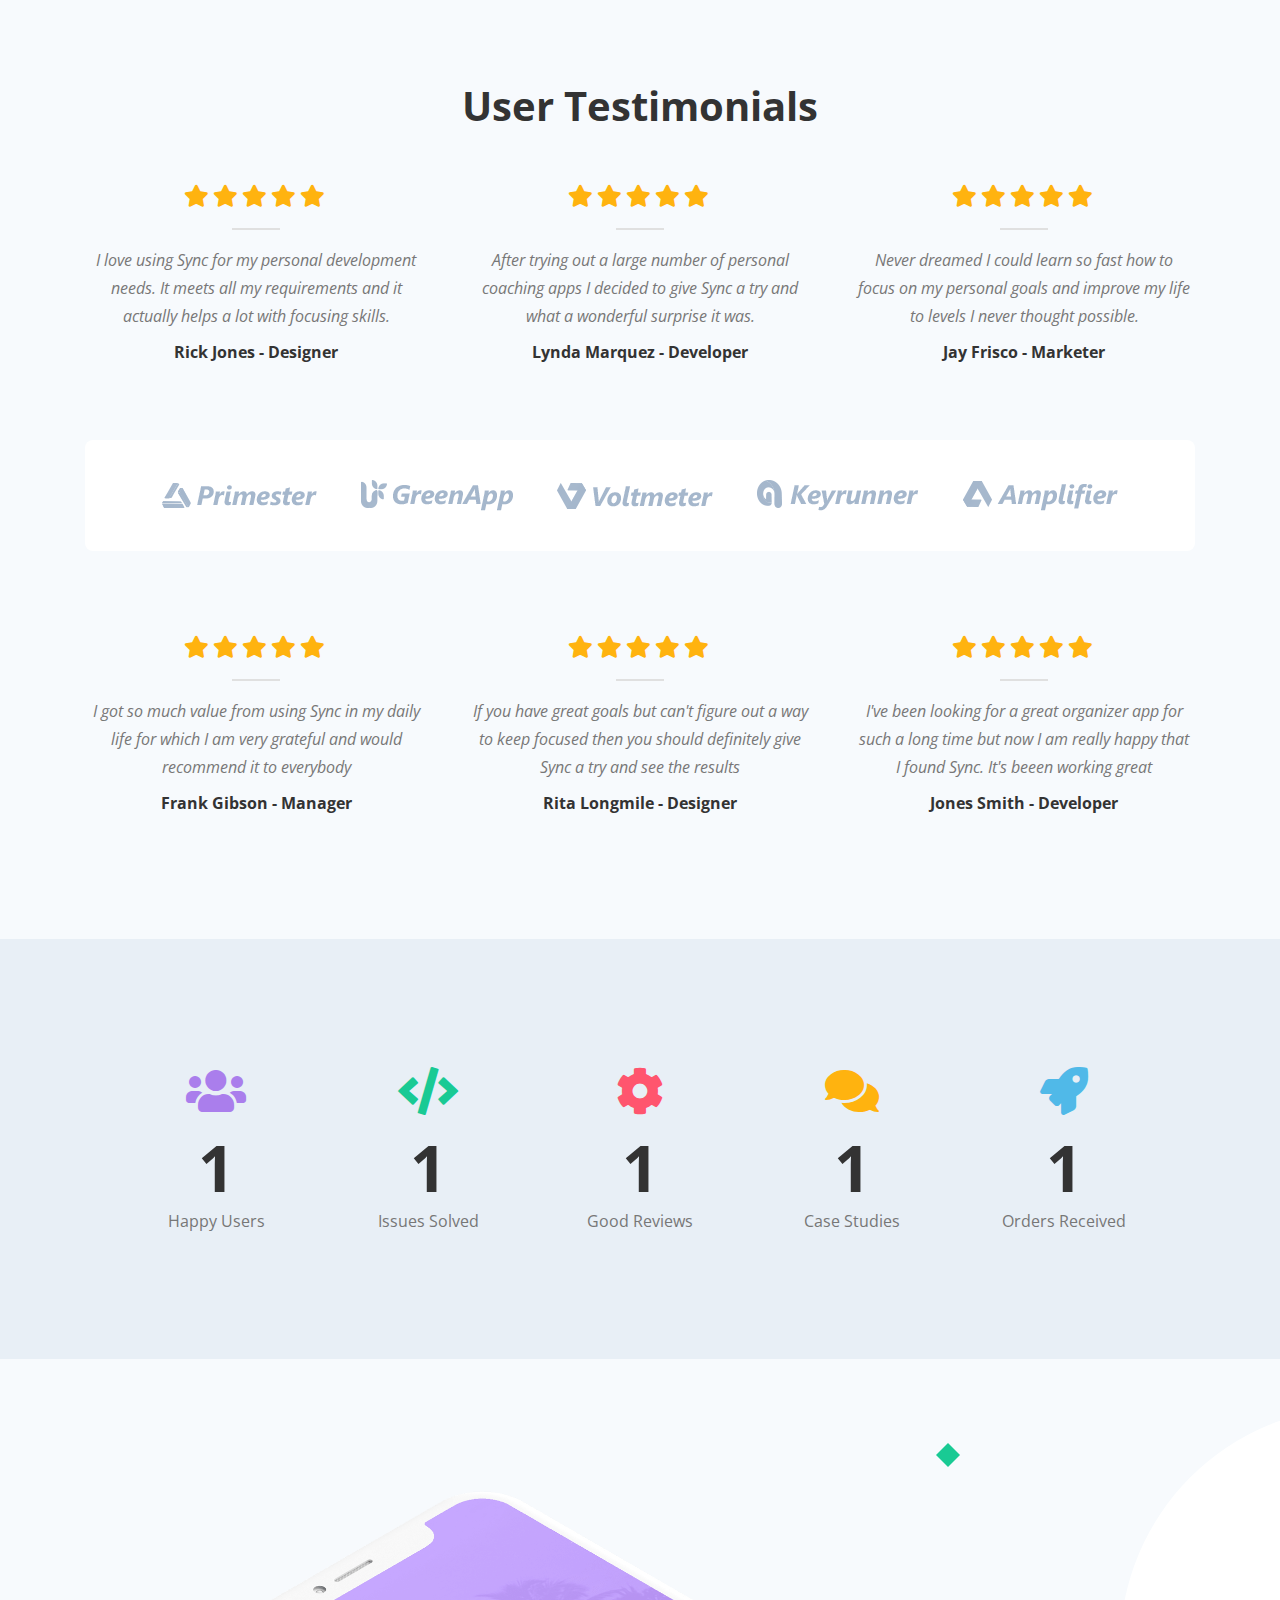
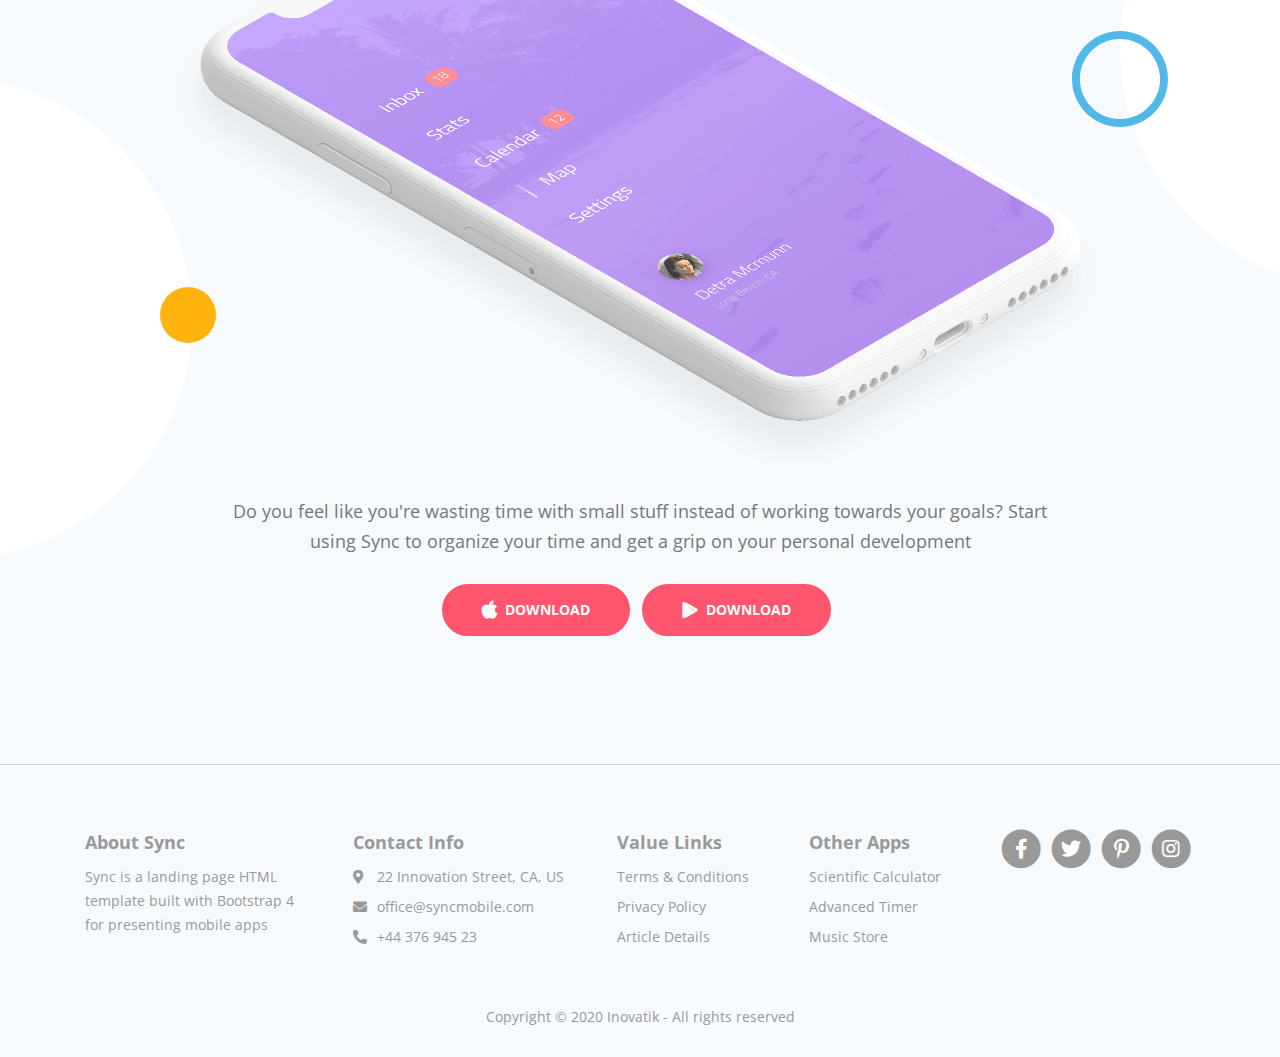
<file: web/index.html>
<!DOCTYPE html>
<html lang="en">
<head>
    <meta charset="utf-8">
    <meta name="viewport" content="width=device-width, initial-scale=1, shrink-to-fit=no">
    
    <!-- SEO Meta Tags -->
    <meta name="description" content="Sync is a landing page HTML template built with Bootstrap 4 for presenting mobile apps to the online audience and for getting visitors to become users.">
    <meta name="author" content="Inovatik">

    <!-- OG Meta Tags to improve the way the post looks when you share the page on LinkedIn, Facebook, Google+ -->
	<meta property="og:site_name" content="" /> <!-- website name -->
	<meta property="og:site" content="" /> <!-- website link -->
	<meta property="og:title" content=""/> <!-- title shown in the actual shared post -->
	<meta property="og:description" content="" /> <!-- description shown in the actual shared post -->
	<meta property="og:image" content="" /> <!-- image link, make sure it's jpg -->
	<meta property="og:url" content="" /> <!-- where do you want your post to link to -->
	<meta property="og:type" content="article" />

    <!-- Webpage Title -->
    <title>Sync - Mobile App Landing Page HTML Template</title>
    
    <!-- Styles -->
    <link href="https://fonts.googleapis.com/css?family=Open+Sans:400,400i,700&display=swap&subset=latin-ext" rel="stylesheet">
    <link href="css/bootstrap.css" rel="stylesheet">
    <link href="css/fontawesome-all.css" rel="stylesheet">
    <link href="css/swiper.css" rel="stylesheet">
	<link href="css/magnific-popup.css" rel="stylesheet">
	<link href="css/styles.css" rel="stylesheet">
	
	<!-- Favicon  -->
    <link rel="icon" href="images/favicon.png">
</head>
<body data-spy="scroll" data-target=".fixed-top">
    
    <!-- Preloader -->
	<div class="spinner-wrapper">
        <div class="spinner">
            <div class="bounce1"></div>
            <div class="bounce2"></div>
            <div class="bounce3"></div>
        </div>
    </div>
    <!-- end of preloader -->
    

    <!-- Navigation -->
    <nav class="navbar navbar-expand-lg navbar-dark navbar-custom fixed-top">
        <div class="container">
            <!-- Text Logo - Use this if you don't have a graphic logo -->
            <!-- <a class="navbar-brand logo-text page-scroll" href="index.html">Sync</a> -->

            <!-- Image Logo -->
            <a class="navbar-brand logo-image" href="index.html"><img src="images/logo.svg" alt="alternative"></a> 
            
            <!-- Mobile Menu Toggle Button -->
            <button class="navbar-toggler" type="button" data-toggle="collapse" data-target="#navbarsExampleDefault" aria-controls="navbarsExampleDefault" aria-expanded="false" aria-label="Toggle navigation">
                <span class="navbar-toggler-awesome fas fa-bars"></span>
                <span class="navbar-toggler-awesome fas fa-times"></span>
            </button>
            <!-- end of mobile menu toggle button -->

            <div class="collapse navbar-collapse" id="navbarsExampleDefault">
                <ul class="navbar-nav ml-auto">
                    <li class="nav-item">
                        <a class="nav-link page-scroll" href="#description">DESCRIPTION <span class="sr-only">(current)</span></a>
                    </li>
                    <li class="nav-item">
                        <a class="nav-link page-scroll" href="#features">FEATURES</a>
                    </li>
                    <li class="nav-item">
                        <a class="nav-link page-scroll" href="#screens">SCREENS</a>
                    </li>

                    <!-- Dropdown Menu -->          
                    <li class="nav-item dropdown">
                        <a class="nav-link dropdown-toggle page-scroll" id="navbarDropdown" role="button" aria-haspopup="true" aria-expanded="false">EXTRA</a>
                        <div class="dropdown-menu" aria-labelledby="navbarDropdown">
                            <a class="dropdown-item" href="article-details.html"><span class="item-text">ARTICLE DETAILS</span></a>
                            <div class="dropdown-divider"></div>
                            <a class="dropdown-item" href="terms-conditions.html"><span class="item-text">TERMS CONDITIONS</span></a>
                            <div class="dropdown-divider"></div>
                            <a class="dropdown-item" href="privacy-policy.html"><span class="item-text">PRIVACY POLICY</span></a>
                        </div>
                    </li>
                    <!-- end of dropdown menu -->
                </ul>
                <span class="nav-item">
                    <a class="btn-outline-sm page-scroll" href="#download">DOWNLOAD</a>
                </span>
            </div>
        </div> <!-- end of container -->
    </nav> <!-- end of navbar -->
    <!-- end of navigation -->


    <!-- Header -->
    <header class="header">
        <div class="container">
            <div class="row">
                <div class="col-lg-12">
                    <div class="text-container">
                        <h1>Mobile App Landing Page</h1>
                        <p class="p-large p-heading">Start focusing on your goals and get more things done with Sync mobile application. It's the first app to harness the power of social connections to help you stay focused and get organized</p>
                        <a class="btn-solid-lg" href="#your-link"><i class="fab fa-apple"></i>DOWNLOAD</a>
                        <a class="btn-solid-lg" href="#your-link"><i class="fab fa-google-play"></i>DOWNLOAD</a>
                    </div> <!-- end of text-container -->
                </div> <!-- end of col -->
            </div> <!-- end of row -->
            <div class="row">
                <div class="col-lg-12">
                    <div class="image-container">
                        <img class="img-fluid" src="images/header-iphone.png" alt="alternative">
                    </div> <!-- end of text-container -->
                </div> <!-- end of col -->
            </div> <!-- end of row -->
        </div> <!-- end of container -->
        <div class="deco-white-circle-1">
            <img src="images/decorative-white-circle.svg" alt="alternative">
        </div> <!-- end of deco-white-circle-1 -->
        <div class="deco-white-circle-2">
            <img src="images/decorative-white-circle.svg" alt="alternative">
        </div> <!-- end of deco-white-circle-2 -->
        <div class="deco-blue-circle">
            <img src="images/decorative-blue-circle.svg" alt="alternative">
        </div> <!-- end of deco-blue-circle -->
        <div class="deco-yellow-circle">
            <img src="images/decorative-yellow-circle.svg" alt="alternative">
        </div> <!-- end of deco-yellow-circle -->
        <div class="deco-green-diamond">
            <img src="images/decorative-green-diamond.svg" alt="alternative">
        </div> <!-- end of deco-yellow-circle -->
    </header> <!-- end of header -->
    <!-- end of header -->


    <!-- Small Features -->
    <div class="cards-1">
        <div class="container">
            <div class="row">
                <div class="col-lg-12">
                    
                    <!-- Card -->
                    <div class="card">
                        <div class="card-image">
                            <i class="fas fa-users"></i>
                        </div>
                        <div class="card-body">
                            <h5 class="card-title">Identify Goals</h5>
                        </div>
                    </div>
                    <!-- end of card -->

                    <!-- Card -->
                    <div class="card">
                        <div class="card-image green">
                            <i class="fas fa-code"></i>
                        </div>
                        <div class="card-body">
                            <h5 class="card-title">Situation Analysis</h5>
                        </div>
                    </div>
                    <!-- end of card -->

                    <!-- Card -->
                    <div class="card">
                        <div class="card-image red">
                            <i class="fas fa-cog"></i>
                        </div>
                        <div class="card-body">
                            <h5 class="card-title">Tasks Settings</h5>
                        </div>
                    </div>
                    <!-- end of card -->

                    <!-- Card -->
                    <div class="card">
                        <div class="card-image yellow">
                            <i class="fas fa-comments"></i>
                        </div>
                        <div class="card-body">
                            <h5 class="card-title">Social Interaction</h5>
                        </div>
                    </div>
                    <!-- end of card -->

                    <!-- Card -->
                    <div class="card">
                        <div class="card-image blue">
                            <i class="fas fa-rocket"></i>
                        </div>
                        <div class="card-body">
                            <h5 class="card-title">Get Things Done</h5>
                        </div>
                    </div>
                    <!-- end of card -->

                </div> <!-- end of col -->
            </div> <!-- end of row -->
        </div> <!-- end of container -->
    </div> <!-- end of cards-1 -->
    <!-- end of small features -->


    <!-- Description 1 -->
    <div id="description" class="basic-1">
        <div class="container">
            <div class="row">
                <div class="col-lg-6">
                    <div class="image-container">
                        <img class="img-fluid" src="images/description-1-app.png" alt="alternative">
                    </div> <!-- end of image-container -->
                </div> <!-- end of col -->
                <div class="col-lg-6">
                    <div class="text-container">
                        <h2>Organize Your Time And Start Getting Results</h2>
                        <p>Sync is the first mobile app on the market to harness the power of social connections to help you stop procrastinating and start getting things done. Give it a try and see the changes right away</p>
                        <ul class="list-unstyled li-space-lg">
                            <li class="media">
                                <i class="fas fa-square"></i>
                                <div class="media-body">Analyse and evaluate your current status and productivity</div>
                            </li>
                            <li class="media">
                                <i class="fas fa-square"></i>
                                <div class="media-body">Begin monitoring your day to day routine with Sync app</div>
                            </li>
                            <li class="media">
                                <i class="fas fa-square"></i>
                                <div class="media-body">See the improved results in no more than a couple of weeks</div>
                            </li>
                        </ul>
                        <a class="btn-solid-reg popup-with-move-anim" href="#description-1-details-lightbox">LIGHTBOX</a>
                    </div> <!-- end of text-container -->
                </div> <!-- end of col -->
            </div> <!-- end of row -->
        </div> <!-- end of container -->
    </div> <!-- end of basic-1 -->
    <!-- end of description 1 -->

    
    <!-- Description 1 Details Lightbox -->
	<!-- Details Lightbox -->
	<div id="description-1-details-lightbox" class="lightbox-basic zoom-anim-dialog mfp-hide">
        <div class="row">
            <button title="Close (Esc)" type="button" class="mfp-close x-button">×</button>
			<div class="col-lg-8">
                <div class="image-container">
                    <img class="img-fluid" src="images/description-1-details-lightbox.jpg" alt="alternative">
                </div> <!-- end of image-container -->
			</div>
			<div class="col-lg-4">
                <h3>Goals Setting</h3>
				<hr>
                <p>The app can easily help you track your personal development evolution if you take the time to set it up.</p>
                <h4>User Feedback</h4>
                <p>This is a great app which can help you save time and make your live easier. And it will help improve your productivity.</p>
                <ul class="list-unstyled li-space-lg">
                    <li class="media">
                        <i class="far fa-check-square"></i><div class="media-body">Splash screen panel</div>
                    </li>
                    <li class="media">
                        <i class="far fa-check-square"></i><div class="media-body">Statistics graph report</div>
                    </li>
                    <li class="media">
                        <i class="far fa-check-square"></i><div class="media-body">Events calendar layout</div>
                    </li>
                    <li class="media">
                        <i class="far fa-check-square"></i><div class="media-body">Location details screen</div>
                    </li>
                    <li class="media">
                        <i class="far fa-check-square"></i><div class="media-body">Onboarding steps interface</div>
                    </li>
                </ul>
                <a class="btn-solid-reg mfp-close page-scroll" href="#download">DOWNLOAD</a> <button class="btn-outline-reg mfp-close as-button" type="button">BACK</button>
			</div>
		</div> <!-- end of row -->
    </div> <!-- end of lightbox-basic -->
    <!-- end of details lightbox -->
    <!-- end of description 1 details lightbox -->



    <!-- Description 2 -->
    <div class="tabs">
        <div class="container">
            <div class="row">
                <div class="col-lg-6">
                    <div class="tabs-container">

                        <!-- Tabs Links -->
                        <ul class="nav nav-tabs" id="cedoTabs" role="tablist">
                            <li class="nav-item">
                                <a class="nav-link active" id="nav-tab-1" data-toggle="tab" href="#tab-1" role="tab" aria-controls="tab-1" aria-selected="true"><i class="far fa-clock"></i>Schedule</a>
                            </li>
                            <li class="nav-item">
                                <a class="nav-link" id="nav-tab-2" data-toggle="tab" href="#tab-2" role="tab" aria-controls="tab-2" aria-selected="false"><i class="fas fa-list"></i>Tracking</a>
                            </li>
                            <li class="nav-item">
                                <a class="nav-link" id="nav-tab-3" data-toggle="tab" href="#tab-3" role="tab" aria-controls="tab-3" aria-selected="false"><i class="far fa-calendar-alt"></i>Organize</a>
                            </li>
                        </ul>
                        <!-- end of tabs links -->
                        
                        <!-- Tabs Content -->
                        <div class="tab-content" id="cedoTabsContent">
                            <!-- Tab -->
                            <div class="tab-pane fade show active" id="tab-1" role="tabpanel" aria-labelledby="tab-1">
                                <p><strong>Schedule tasks</strong> to keep track of their completion. Sync provides multiple scheduling options including alarms and reminders.</p>
                                <ul class="list-unstyled li-space-lg">
                                    <li class="media">
                                        <i class="far fa-check-square"></i>
                                        <div class="media-body">You can always add new tasks or change the settings of existing ones in your calendar view or the app control panel</div>
                                    </li>
                                    <li class="media">
                                        <i class="far fa-check-square"></i>
                                        <div class="media-body">It's easy to stay focused on your most important daily activities that will get you closer to meeting your goals</div>
                                    </li>
                                    <li class="media">
                                        <i class="far fa-check-square"></i>
                                        <div class="media-body">Use phone reminders to free up your long term memory which will reduce stress and make you more productive</div>
                                    </li>
                                </ul>
                                <a class="btn-solid-reg page-scroll" href="terms-conditions.html">TERMS</a> <a class="btn-outline-reg page-scroll" href="privacy-policy.html">PRIVACY</a>
                            </div> <!-- end of tab-pane -->
                            <!-- end of tab -->

                            <!-- Tab -->
                            <div class="tab-pane fade" id="tab-2" role="tabpanel" aria-labelledby="tab-2">
                                <p><strong>Keep track of everything</strong> and analyse your progress while using the app. In less than a month you should be seeing improved results when it comes to time management and task prioritization</p>
                                <p><strong>Anyone can enjoy the app</strong> no matter their gender, age, occupation or location in the world. Sync's algorithms have been built to be flexible and functional for any person in the world</p>
                                <p><strong>Achieve the impossible</strong> just by carefully monitoring your progress and keeping the app updated with daily operations. It's easier than you think and it only takes a couple of minutes</p>
                                <a class="red" href="terms-conditions.html">Terms & Conditions >></a>
                            </div> <!-- end of tab-pane -->
                            <!-- end of tab -->

                            <!-- Tab -->
                            <div class="tab-pane fade" id="tab-3" role="tabpanel" aria-labelledby="tab-3">
                                <p><strong>Use the power of social interactivity</strong> to keep you motivated and focused on your daily and long term goals. It's revolutionary</p>
                                <ul class="list-unstyled li-space-lg">
                                    <li class="media">
                                        <i class="far fa-check-square"></i>
                                        <div class="media-body">Commiting to something in front of a crowd gives you little room to walk back on your promise and makes you push on</div>
                                    </li>
                                    <li class="media">
                                        <i class="far fa-check-square"></i>
                                        <div class="media-body">No more frustrations of loosing focus and not being efficient. Sync main purpose is to solve just that and make you happy</div>
                                    </li>
                                    <li class="media">
                                        <i class="far fa-check-square"></i>
                                        <div class="media-body">It's the first mobile app that can turn you in a better organized person without the pressure of failing like other systems</div>
                                    </li>
                                    <li class="media">
                                        <i class="far fa-check-square"></i>
                                        <div class="media-body">Recognized by a lot of trainers and life coaches Sync is the number one tool they recommend time management</div>
                                    </li>
                                </ul>
                            </div> <!-- end of tab-pane -->
                            <!-- end of tab -->
                        </div> <!-- end of tab-content -->
                        <!-- end of nav tabs content -->
                    
                    </div> <!-- end of tabs-container -->
                </div> <!-- end of col -->
                <div class="col-lg-6">
                    <div class="image-container">
                        <img class="img-fluid" src="images/description-2-app.png" alt="alternative">
                    </div> <!-- end of image-container -->
                </div> <!-- end of col -->
            </div> <!-- end of row -->
        </div> <!-- end of container -->
    </div> <!-- end of tabs -->
    <!-- end of description 2 -->


    <!-- Features -->
    <div id="features" class="basic-2">
        <div class="container">
            <div class="row">
                <div class="col-lg-12">
                    <h2>Special Features</h2>
                    <p class="p-heading">Sync's features are designed to help you improve your time management skills and become a better organized person. Organize your tasks, schedule your appointments and meet your personal development goals with Sync</p>
                </div> <!-- end of div -->
            </div> <!-- end of div -->
            <div class="row">
                <div class="col-lg-4">
                    <ul class="list-unstyled li-space-lg first">
                        <li class="media">
                            <span class="fa-stack">
                                <i class="fas fa-circle fa-stack-2x"></i>
                                <i class="fas fa-users fa-stack-1x"></i>
                            </span>
                            <div class="media-body">
                                <h4>Goal Setting</h4>
                                <p>Like any self improving process, everything starts with setting your goals and committing to them</p>
                            </div>
                        </li>
                        <li class="media">
                            <span class="fa-stack">
                                <i class="fas fa-circle fa-stack-2x green"></i>
                                <i class="fas fa-code fa-stack-1x"></i>
                            </span>
                            <div class="media-body">
                                <h4>Situation Analysis</h4>
                                <p>Sync provides a well designed and ergonomic visual editor for you to edit your quick notes</p>
                            </div>
                        </li>
                        <li class="media">
                            <span class="fa-stack">
                                <i class="fas fa-circle fa-stack-2x red"></i>
                                <i class="fas fa-cog fa-stack-1x"></i>
                            </span>
                            <div class="media-body">
                                <h4>Tasks Settings</h4>
                                <p>Each option packaged in the app's menus is provided in order to improve you personally</p>
                            </div>
                        </li>
                    </ul>
                </div> <!-- end of col -->
                <div class="col-lg-4">
                    <img class="img-fluid" src="images/features-app.jpg" alt="alternative">
                </div> <!-- end of col -->
                <div class="col-lg-4">
                    <ul class="list-unstyled li-space-lg">
                        <li class="media">
                            <span class="fa-stack">
                                <i class="fas fa-circle fa-stack-2x yellow"></i>
                                <i class="fas fa-comments fa-stack-1x"></i>
                            </span>
                            <div class="media-body">
                                <h4>Social Interaction</h4>
                                <p>Schedule your appointments, meetings and periodical evaluations using the tools</p>
                            </div>
                        </li>
                        <li class="media">
                            <span class="fa-stack">
                                <i class="fas fa-circle fa-stack-2x blue"></i>
                                <i class="fas fa-rocket fa-stack-1x"></i>
                            </span>
                            <div class="media-body">
                                <h4>Get Things Done</h4>
                                <p>Reading focus mode for long form articles, ebooks and other materials with long text</p>
                            </div>
                        </li>
                        <li class="media">
                            <span class="fa-stack">
                                <i class="fas fa-circle fa-stack-2x"></i>
                                <i class="fas fa-download fa-stack-1x"></i>
                            </span>
                            <div class="media-body">
                                <h4>Good Foundation</h4>
                                <p>Get a solid foundation for your self development efforts. Try Sync mobile app for devices</p>
                            </div>
                        </li>
                    </ul>
                </div> <!-- end of col -->
            </div> <!-- end of row -->
        </div> <!-- end of container -->
    </div> <!-- end of basic-2 -->
    <!-- end of features -->


    <!-- Screenshots -->
    <div id="screens" class="slider">
        <div class="container">
            <div class="row">
                <div class="col-lg-12">
                    
                    <!-- Image Slider -->
                    <div class="slider-container">
                        <div class="swiper-container image-slider">
                            <div class="swiper-wrapper">
                                
                                <!-- Slide -->
                                <div class="swiper-slide">
                                    <a href="images/screenshot-1.jpg" class="popup-link" data-effect="fadeIn">
                                        <img class="img-fluid" src="images/screenshot-1.jpg" alt="alternative">
                                    </a>
                                </div>
                                <!-- end of slide -->

                                <!-- Slide -->
                                <div class="swiper-slide">
                                    <a href="images/screenshot-2.jpg" class="popup-link" data-effect="fadeIn">
                                        <img class="img-fluid" src="images/screenshot-2.jpg" alt="alternative">
                                    </a>
                                </div>
                                <!-- end of slide -->

                                <!-- Slide -->
                                <div class="swiper-slide">
                                    <a href="images/screenshot-3.jpg" class="popup-link" data-effect="fadeIn">
                                        <img class="img-fluid" src="images/screenshot-3.jpg" alt="alternative">
                                    </a>
                                </div>
                                <!-- end of slide -->

                                <!-- Slide -->
                                <div class="swiper-slide">
                                    <a href="images/screenshot-4.jpg" class="popup-link" data-effect="fadeIn">
                                        <img class="img-fluid" src="images/screenshot-4.jpg" alt="alternative">
                                    </a>
                                </div>
                                <!-- end of slide -->

                                <!-- Slide -->
                                <div class="swiper-slide">
                                    <a href="images/screenshot-5.jpg" class="popup-link" data-effect="fadeIn">
                                        <img class="img-fluid" src="images/screenshot-5.jpg" alt="alternative">
                                    </a>
                                </div>
                                <!-- end of slide -->

                                <!-- Slide -->
                                <div class="swiper-slide">
                                    <a href="images/screenshot-1.jpg" class="popup-link" data-effect="fadeIn">
                                        <img class="img-fluid" src="images/screenshot-6.jpg" alt="alternative">
                                    </a>
                                </div>
                                <!-- end of slide -->

                                <!-- Slide -->
                                <div class="swiper-slide">
                                    <a href="images/screenshot-2.jpg" class="popup-link" data-effect="fadeIn">
                                        <img class="img-fluid" src="images/screenshot-7.jpg" alt="alternative">
                                    </a>
                                </div>
                                <!-- end of slide -->

                                <!-- Slide -->
                                <div class="swiper-slide">
                                    <a href="images/screenshot-3.jpg" class="popup-link" data-effect="fadeIn">
                                        <img class="img-fluid" src="images/screenshot-8.jpg" alt="alternative">
                                    </a>
                                </div>
                                <!-- end of slide -->

                                <!-- Slide -->
                                <div class="swiper-slide">
                                    <a href="images/screenshot-4.jpg" class="popup-link" data-effect="fadeIn">
                                        <img class="img-fluid" src="images/screenshot-9.jpg" alt="alternative">
                                    </a>
                                </div>
                                <!-- end of slide -->

                                <!-- Slide -->
                                <div class="swiper-slide">
                                    <a href="images/screenshot-5.jpg" class="popup-link" data-effect="fadeIn">
                                        <img class="img-fluid" src="images/screenshot-10.jpg" alt="alternative">
                                    </a>
                                </div>
                                <!-- end of slide -->
                                
                            </div> <!-- end of swiper-wrapper -->

                            <!-- Add Arrows -->
                            <div class="swiper-button-next"></div>
                            <div class="swiper-button-prev"></div>
                            <!-- end of add arrows -->

                        </div> <!-- end of swiper-container -->
                    </div> <!-- end of slider-container -->
                    <!-- end of image slider -->

                </div> <!-- end of col -->
            </div> <!-- end of row -->
        </div> <!-- end of container -->
    </div> <!-- end of slider -->
    <!-- end of screenshots -->


    <!-- Testimonials -->
    <div class="cards-2">
        <div class="container">
            <div class="row">
                <div class="col-lg-12">
                    <h2>User Testimonials</h2>
                </div> <!-- end of col -->
            </div> <!-- end of row -->
            <div class="row">
                <div class="col-lg-12">

                    <!-- Card -->
                    <div class="card">
                        <div class="card-image">
                            <i class="fas fa-star"></i><i class="fas fa-star"></i><i class="fas fa-star"></i><i class="fas fa-star"></i><i class="fas fa-star"></i>
                            <hr class="testimonial-line">
                        </div>
                        <div class="card-body">
                            <div class="testimonial-text">I love using Sync for my personal development needs. It meets all my requirements and it actually helps a lot with focusing skills.</div>
                            <div class="testimonial-author">Rick Jones - Designer</div>
                        </div>
                    </div>
                    <!-- end of card -->

                    <!-- Card -->
                    <div class="card">
                        <div class="card-image">
                            <i class="fas fa-star"></i><i class="fas fa-star"></i><i class="fas fa-star"></i><i class="fas fa-star"></i><i class="fas fa-star"></i>
                            <hr class="testimonial-line">
                        </div>
                        <div class="card-body">
                            <div class="testimonial-text">After trying out a large number of personal coaching apps I decided to give Sync a try and what a wonderful surprise it was.</div>
                            <div class="testimonial-author">Lynda Marquez - Developer</div>
                        </div>
                    </div>
                    <!-- end of card -->

                    <!-- Card -->
                    <div class="card">
                        <div class="card-image">
                            <i class="fas fa-star"></i><i class="fas fa-star"></i><i class="fas fa-star"></i><i class="fas fa-star"></i><i class="fas fa-star"></i>
                            <hr class="testimonial-line">
                        </div>
                        <div class="card-body">
                            <div class="testimonial-text">Never dreamed I could learn so fast how to focus on my personal goals and improve my life to levels I never thought possible.</div>
                            <div class="testimonial-author">Jay Frisco - Marketer</div>
                        </div>
                    </div>
                    <!-- end of card -->

                </div> <!-- end of col -->
            </div> <!-- end of row -->
            <div class="row">
                <div class="col-lg-12">
                    <div class="image-container">
                        <img class="img-fluid" src="images/customer-logo-1.png" alt="alternative">
                        <img class="img-fluid" src="images/customer-logo-2.png" alt="alternative">
                        <img class="img-fluid" src="images/customer-logo-3.png" alt="alternative">
                        <img class="img-fluid" src="images/customer-logo-4.png" alt="alternative">
                        <img class="img-fluid" src="images/customer-logo-5.png" alt="alternative">
                    </div> <!-- end of image-container -->
                </div> <!-- end of col -->
            </div> <!-- end of row -->
            <div class="row">
                <div class="col-lg-12">

                    <!-- Card -->
                    <div class="card">
                        <div class="card-image">
                            <i class="fas fa-star"></i><i class="fas fa-star"></i><i class="fas fa-star"></i><i class="fas fa-star"></i><i class="fas fa-star"></i>
                            <hr class="testimonial-line">
                        </div>
                        <div class="card-body">
                            <div class="testimonial-text">I got so much value from using Sync in my daily life for which I am very grateful and would recommend it to everybody</div>
                            <div class="testimonial-author">Frank Gibson - Manager</div>
                        </div>
                    </div>
                    <!-- end of card -->

                    <!-- Card -->
                    <div class="card">
                        <div class="card-image">
                            <i class="fas fa-star"></i><i class="fas fa-star"></i><i class="fas fa-star"></i><i class="fas fa-star"></i><i class="fas fa-star"></i>
                            <hr class="testimonial-line">
                        </div>
                        <div class="card-body">
                            <div class="testimonial-text">If you have great goals but can't figure out a way to keep focused then you should definitely give Sync a try and see the results</div>
                            <div class="testimonial-author">Rita Longmile - Designer</div>
                        </div>
                    </div>
                    <!-- end of card -->

                    <!-- Card -->
                    <div class="card">
                        <div class="card-image">
                            <i class="fas fa-star"></i><i class="fas fa-star"></i><i class="fas fa-star"></i><i class="fas fa-star"></i><i class="fas fa-star"></i>
                            <hr class="testimonial-line">
                        </div>
                        <div class="card-body">
                            <div class="testimonial-text">I've been looking for a great organizer app for such a long time but now I am really happy that I found Sync. It's beeen working great</div>
                            <div class="testimonial-author">Jones Smith - Developer</div>
                        </div>
                    </div>
                    <!-- end of card -->

                </div> <!-- end of col -->
            </div> <!-- end of row -->
        </div> <!-- end of container -->
    </div> <!-- end of cards-2 -->
    <!-- end of testimonials -->


    <!-- Statistics -->
    <div class="counter">
        <div class="container">
            <div class="row">
                <div class="col-lg-12">
                    
                    <!-- Counter -->
                    <div id="counter">
                        <div class="cell">
                            <i class="fas fa-users"></i>
                            <div class="counter-value number-count" data-count="231">1</div>
                            <p class="counter-info">Happy Users</p>
                        </div>
                        <div class="cell">
                            <i class="fas fa-code green"></i>
                            <div class="counter-value number-count" data-count="385">1</div>
                            <p class="counter-info">Issues Solved</p>
                        </div>
                        <div class="cell">
                            <i class="fas fa-cog red"></i>
                            <div class="counter-value number-count" data-count="159">1</div>
                            <p class="counter-info">Good Reviews</p>
                        </div>
                        <div class="cell">
                            <i class="fas fa-comments yellow"></i>
                            <div class="counter-value number-count" data-count="127">1</div>
                            <p class="counter-info">Case Studies</p>
                        </div>
                        <div class="cell">
                            <i class="fas fa-rocket blue"></i>
                            <div class="counter-value number-count" data-count="211">1</div>
                            <p class="counter-info">Orders Received</p>
                        </div>
                    </div>
                    <!-- end of counter -->

                </div> <!-- end of col -->
            </div> <!-- end of row -->
        </div> <!-- end of container -->
    </div> <!-- end of counter -->
    <!-- end of statistics -->


    <!-- Download -->
    <div id="download" class="basic-3">
        <div class="container">
            <div class="row">
                <div class="col-lg-12">
                    <div class="image-container">
                        <img class="img-fluid" src="images/download-iphone.png" alt="alternative">
                    </div> <!-- end of image-container -->
                    <p class="p-large">Do you feel like you're wasting time with small stuff instead of working towards your goals? Start using Sync to organize your time and get a grip on your personal development</p>
                    <a class="btn-solid-lg" href="#your-link"><i class="fab fa-apple"></i>DOWNLOAD</a>
                    <a class="btn-solid-lg" href="#your-link"><i class="fab fa-google-play"></i>DOWNLOAD</a>
                </div> <!-- end of col -->
            </div> <!-- end of row -->
        </div> <!-- end of container -->
        <div class="deco-white-circle-1">
            <img src="images/decorative-white-circle.svg" alt="alternative">
        </div> <!-- end of deco-white-circle-1 -->
        <div class="deco-white-circle-2">
            <img src="images/decorative-white-circle.svg" alt="alternative">
        </div> <!-- end of deco-white-circle-2 -->
        <div class="deco-blue-circle">
            <img src="images/decorative-blue-circle.svg" alt="alternative">
        </div> <!-- end of deco-blue-circle -->
        <div class="deco-yellow-circle">
            <img src="images/decorative-yellow-circle.svg" alt="alternative">
        </div> <!-- end of deco-yellow-circle -->
        <div class="deco-green-diamond">
            <img src="images/decorative-green-diamond.svg" alt="alternative">
        </div> <!-- end of deco-yellow-circle -->
    </div> <!-- end of basic-3 -->
    <!-- end of download -->


    <!-- Footer -->
    <div class="footer">
        <div class="container">
            <div class="row">
                <div class="col-lg-12">
                    <div class="footer-col first">
                        <h5>About Sync</h5>
                        <p class="p-small">Sync is a landing page HTML template built with Bootstrap 4 for presenting mobile apps</p>
                    </div> <!-- end of footer-col -->
                    <div class="footer-col second">
                        <h5>Contact Info</h5>
                        <ul class="list-unstyled li-space-lg p-small">
                            <li class="media">
                                <i class="fas fa-map-marker-alt"></i>
                                <div class="media-body">22 Innovation Street, CA, US</div>
                            </li>
                            <li class="media">
                                <i class="fas fa-envelope"></i>
                                <div class="media-body"><a href="#your-link">office@syncmobile.com</a></div>
                            </li>
                            <li class="media">
                                <i class="fas fa-phone-alt"></i>
                                <div class="media-body"><a href="#your-link">+44 376 945 23</a></div>
                            </li>
                        </ul>
                    </div> <!-- end of footer-col -->
                    <div class="footer-col third">
                        <h5>Value Links</h5>
                        <ul class="list-unstyled li-space-lg p-small">
                            <li><a href="terms-conditions.html">Terms & Conditions</a></li>
                            <li><a href="privacy-policy.html">Privacy Policy</a></li>
                            <li><a href="article-details.html">Article Details</a></li>
                        </ul>
                    </div> <!-- end of footer-col -->
                    <div class="footer-col fourth">
                        <h5>Other Apps</h5>
                        <ul class="list-unstyled li-space-lg p-small">
                            <li><a href="#your-link">Scientific Calculator</a></li>
                            <li><a href="#your-link">Advanced Timer</a></li>
                            <li><a href="#your-link">Music Store</a></li>
                        </ul>
                    </div> <!-- end of footer-col -->
                    <div class="footer-col fifth">
                        <span class="fa-stack">
                            <a href="#your-link">
                                <i class="fas fa-circle fa-stack-2x"></i>
                                <i class="fab fa-facebook-f fa-stack-1x"></i>
                            </a>
                        </span>
                        <span class="fa-stack">
                            <a href="#your-link">
                                <i class="fas fa-circle fa-stack-2x"></i>
                                <i class="fab fa-twitter fa-stack-1x"></i>
                            </a>
                        </span>
                        <span class="fa-stack">
                            <a href="#your-link">
                                <i class="fas fa-circle fa-stack-2x"></i>
                                <i class="fab fa-pinterest-p fa-stack-1x"></i>
                            </a>
                        </span>
                        <span class="fa-stack">
                            <a href="#your-link">
                                <i class="fas fa-circle fa-stack-2x"></i>
                                <i class="fab fa-instagram fa-stack-1x"></i>
                            </a>
                        </span>
                    </div> <!-- end of footer-col -->
                </div> <!-- end of col -->
            </div> <!-- end of row -->
        </div> <!-- end of container -->
    </div> <!-- end of footer -->  
    <!-- end of footer -->


    <!-- Copyright -->
    <div class="copyright">
        <div class="container">
            <div class="row">
                <div class="col-lg-12">
                    <p class="p-small">Copyright © 2020 <a href="https://inovatik.com">Inovatik</a> - All rights reserved</p>
                </div> <!-- end of col -->
            </div> <!-- enf of row -->
        </div> <!-- end of container -->
    </div> <!-- end of copyright --> 
    <!-- end of copyright -->
    
    	
    <!-- Scripts -->
    <script src="js/jquery.min.js"></script> <!-- jQuery for Bootstrap's JavaScript plugins -->
    <script src="js/popper.min.js"></script> <!-- Popper tooltip library for Bootstrap -->
    <script src="js/bootstrap.min.js"></script> <!-- Bootstrap framework -->
    <script src="js/jquery.easing.min.js"></script> <!-- jQuery Easing for smooth scrolling between anchors -->
    <script src="js/swiper.min.js"></script> <!-- Swiper for image and text sliders -->
    <script src="js/jquery.magnific-popup.js"></script> <!-- Magnific Popup for lightboxes -->
    <script src="js/validator.min.js"></script> <!-- Validator.js - Bootstrap plugin that validates forms -->
    <script src="js/scripts.js"></script> <!-- Custom scripts -->
</body>
</html>
</file>
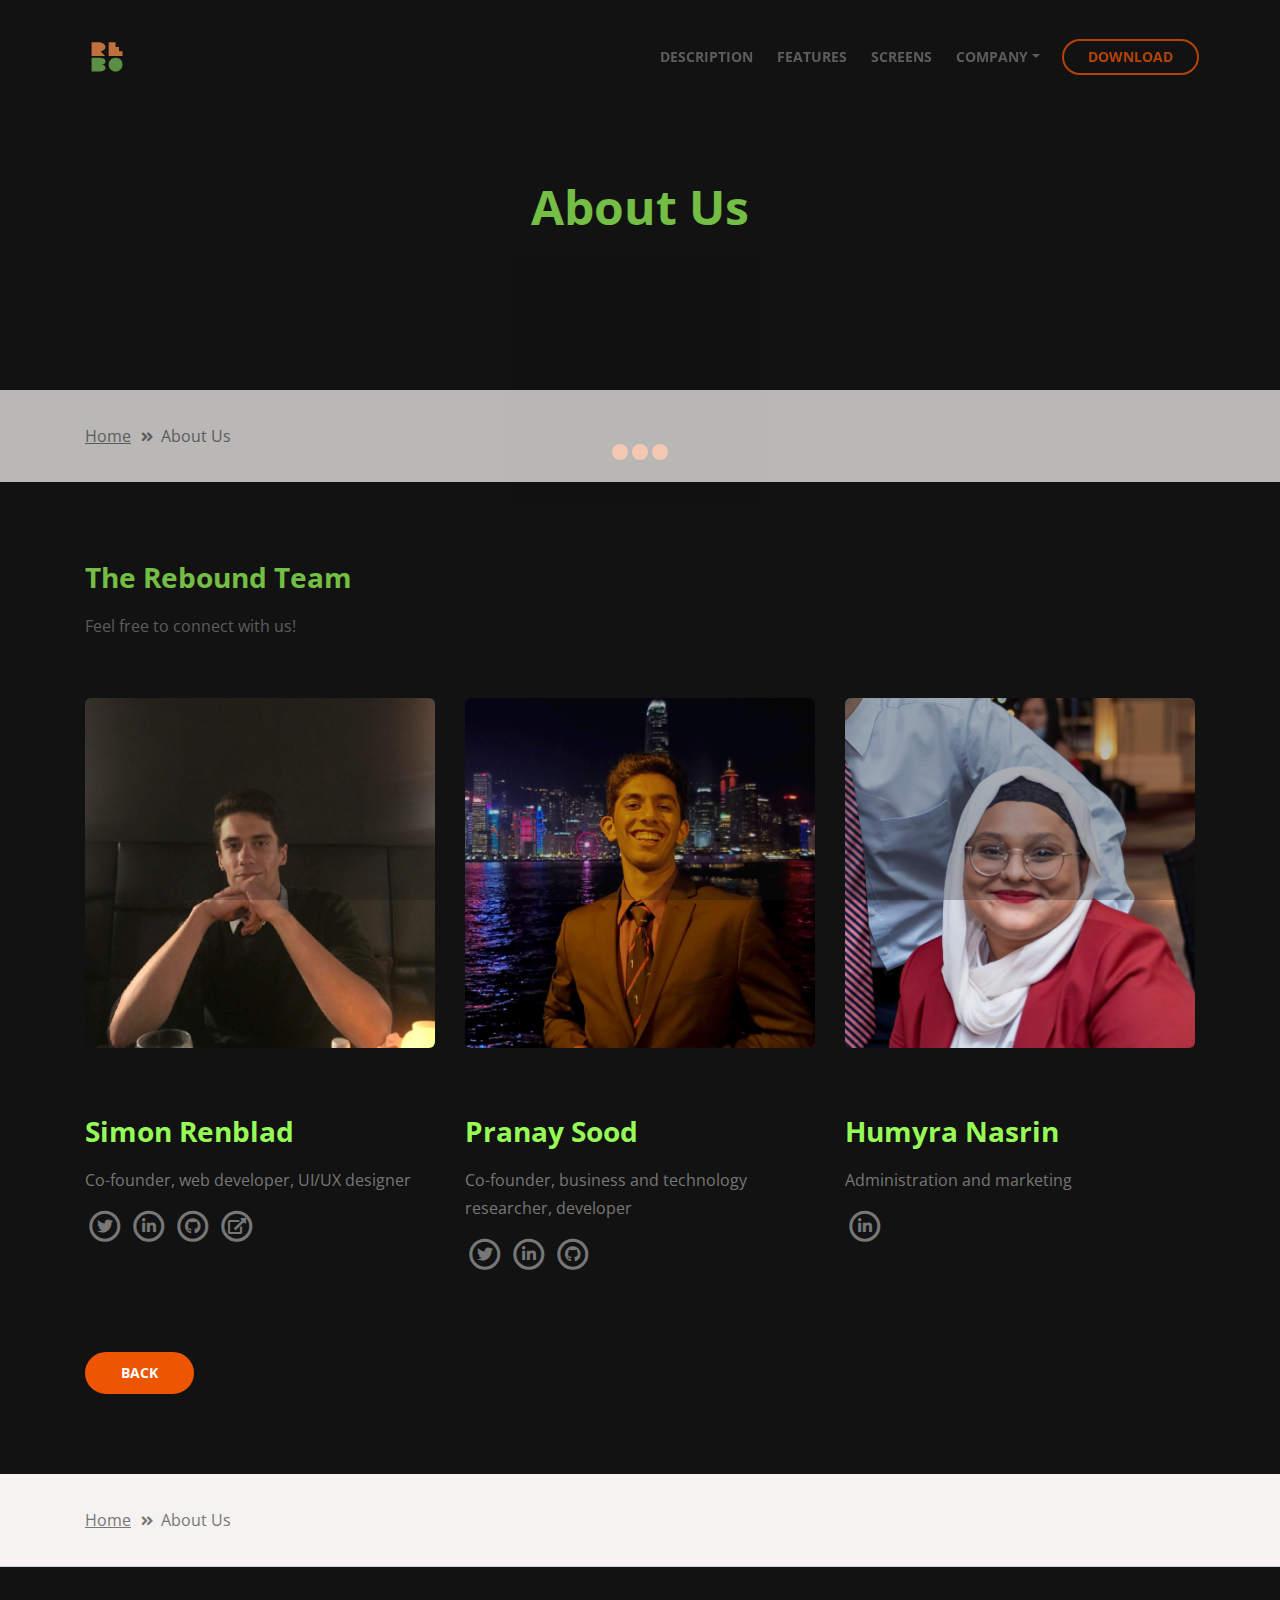
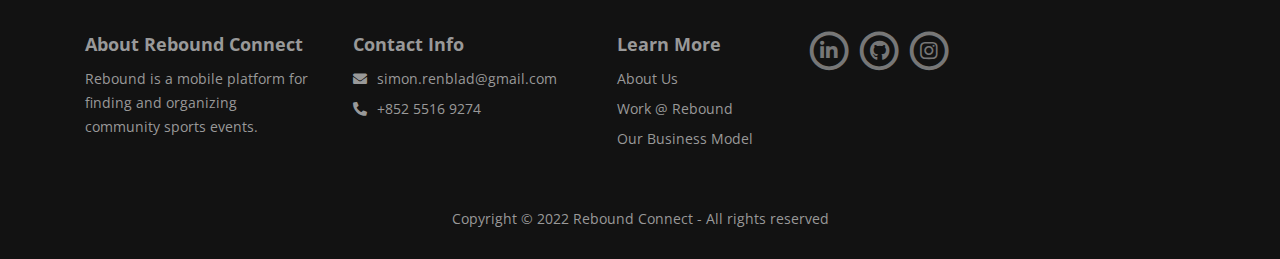
<file: about-us.html>
<!DOCTYPE html>
<html lang="en">
<head>
    <meta charset="utf-8">
    <meta name="viewport" content="width=device-width, initial-scale=1, shrink-to-fit=no">
    
    <!-- SEO Meta Tags -->
    <meta name="description" content="Sync is a landing page HTML template built with Bootstrap 4 for presenting mobile apps to the online audience and for getting visitors to become users.">
    <meta name="author" content="Inovatik">

    <!-- OG Meta Tags to improve the way the post looks when you share the page on LinkedIn, Facebook, Google+ -->
	<meta property="og:site_name" content="" /> <!-- website name -->
	<meta property="og:site" content="" /> <!-- website link -->
	<meta property="og:title" content=""/> <!-- title shown in the actual shared post -->
	<meta property="og:description" content="" /> <!-- description shown in the actual shared post -->
	<meta property="og:image" content="" /> <!-- image link, make sure it's jpg -->
	<meta property="og:url" content="" /> <!-- where do you want your post to link to -->
	<meta property="og:type" content="article" />

    <!-- Webpage Title -->
    <title>About Us - Rebound</title>
    
    <!-- Styles -->
    <link href="https://fonts.googleapis.com/css?family=Open+Sans:400,400i,700&display=swap&subset=latin-ext" rel="stylesheet">
    <link href="css/bootstrap.css" rel="stylesheet">
    <link href="css/fontawesome-all.css" rel="stylesheet">
    <link href="css/swiper.css" rel="stylesheet">
	<link href="css/magnific-popup.css" rel="stylesheet">
    <link href="css/styles.css" rel="stylesheet">
	
	<!-- Favicon  -->
    <link rel="icon" href="images/favicon.png">
</head>
<body data-spy="scroll" data-target=".fixed-top">
    
    <!-- Preloader -->
	<div class="spinner-wrapper">
        <div class="spinner">
            <div class="bounce1"></div>
            <div class="bounce2"></div>
            <div class="bounce3"></div>
        </div>
    </div>
    <!-- end of preloader -->
    

<!-- Navigation -->
<nav class="navbar navbar-expand-lg navbar-dark navbar-custom fixed-top">
    <div class="container">
        <!-- Text Logo - Use this if you don't have a graphic logo -->
        <!-- <a class="navbar-brand logo-text page-scroll" href="index.html">Sync</a> -->

        <!-- Image Logo -->
        <a class="navbar-brand logo-image" href="index.html"><img src="images/logo.svg" alt="alternative"></a> 
        
        <!-- Mobile Menu Toggle Button -->
        <button class="navbar-toggler" type="button" data-toggle="collapse" data-target="#navbarsExampleDefault" aria-controls="navbarsExampleDefault" aria-expanded="false" aria-label="Toggle navigation">
            <span class="navbar-toggler-awesome fas fa-bars"></span>
            <span class="navbar-toggler-awesome fas fa-times"></span>
        </button>
        <!-- end of mobile menu toggle button -->

        <div class="collapse navbar-collapse" id="navbarsExampleDefault">
            <ul class="navbar-nav ml-auto">
                <li class="nav-item">
                    <a class="nav-link page-scroll" href="index.html#description">DESCRIPTION <span class="sr-only">(current)</span></a>
                </li>
                <li class="nav-item">
                    <a class="nav-link page-scroll" href="index.html#features">FEATURES</a>
                </li>
                <li class="nav-item">
                    <a class="nav-link page-scroll" href="index.html#screens">SCREENS</a>
                </li>

                <!-- Dropdown Menu -->          
                <li class="nav-item dropdown">
                    <a class="nav-link dropdown-toggle page-scroll" id="navbarDropdown" role="button" aria-haspopup="true" aria-expanded="false">COMPANY</a>
                    <div class="dropdown-menu" aria-labelledby="navbarDropdown">
                        <a class="dropdown-item" href="about-us.html"><span class="item-text">ABOUT US</span></a>
                        <div class="dropdown-divider"></div>
                        <a class="dropdown-item" href="work-here.html"><span class="item-text">OPEN POSITIONS</span></a>
                        <div class="dropdown-divider"></div>
                        <a class="dropdown-item" href="business-model.html"><span class="item-text">BUSINESS MODEL</span></a>
                    </div>
                </li>
                <!-- end of dropdown menu -->
            </ul>
            <span class="nav-item">
                <a class="btn-outline-sm page-scroll" href="index.html#download">DOWNLOAD</a>
            </span>
        </div>
    </div> <!-- end of container -->
</nav> <!-- end of navbar -->
<!-- end of navigation -->



    <!-- Header -->
    <header id="header" class="ex-header">
        <div class="container">
            <div class="row">
                <div class="col-md-12">
                    <h1>About Us</h1>
                </div> <!-- end of col -->
            </div> <!-- end of row -->
        </div> <!-- end of container -->
    </header> <!-- end of ex-header -->
    <!-- end of header -->


    <!-- Breadcrumbs -->
    <div class="ex-basic-1">
        <div class="container">
            <div class="row">
                <div class="col-lg-12">
                    <div class="breadcrumbs">
                        <a href="index.html">Home</a><i class="fa fa-angle-double-right"></i><span>About Us</span>
                    </div> <!-- end of breadcrumbs -->
                </div> <!-- end of col -->
            </div> <!-- end of row -->
        </div> <!-- end of container -->
    </div> <!-- end of ex-basic-1 -->
    <!-- end of breadcrumbs -->


    <!-- Privacy Content -->
    <div class="ex-basic-2">
        <div class="container">
            <div class="row">
                <div class="col-lg-12">
                    <div class="text-container">
                        <h3>The Rebound Team</h3>
                        <p>Feel free to connect with us!</p>
                    </div> <!-- end of text-container -->
                </div>
            </div>
            <div class="row">
                <div class="col-lg-4">
                    
                    <div class="image-container-large">
                        <img class="img-fluid" src="images/simon.jpeg" alt="alternative">
                    </div> <!-- end of image-container-large -->
                    <div class="text-container">
                        <h3>Simon Renblad</h3>
                        <p>Co-founder, web developer, UI/UX designer</p>
                       
                        <span class="fa-stack">
                            <a href="https://twitter.com/simon_renblad">
                                <i class="far fa-circle fa-stack-2x"></i>
                                <i class="fab fa-twitter fa-stack-1x"></i>
                            </a>
                        </span>                        <span class="fa-stack">
                            <a href="https://www.linkedin.com/in/simon-renblad-code">
                                <i class="far fa-circle fa-stack-2x"></i>
                                <i class="fab fa-linkedin-in fa-stack-1x"></i>
                            </a>
                        </span>
                        <span class="fa-stack">
                            <a href="https://github.com/SimonRenblad">
                                <i class="far fa-circle fa-stack-2x"></i>
                                <i class="fab fa-github fa-stack-1x"></i>
                            </a>
                        </span>
                        <span class="fa-stack">
                            <a href="https://simonrenblad.github.io/personal-site/">
                                <i class="far fa-circle fa-stack-2x"></i>
                                <i class="fas fa-external-link-alt fa-stack-1x"></i>
                            </a>
                        </span>

                    </div> <!-- end of text-container -->
                    
                </div> <!-- end of col-->
                <div class="col-lg-4">
                    <div class="image-container-large">
                        <img class="img-fluid" src="images/pranay.jpeg" alt="alternative">
                    </div>
                    <div class="text-container">
                        <h3>Pranay Sood</h3>
                        <p>Co-founder, business and technology researcher, developer</p>
                        <span class="fa-stack">
                            <a href="https://twitter.com/pranay_sd">
                                <i class="far fa-circle fa-stack-2x"></i>
                                <i class="fab fa-twitter fa-stack-1x"></i>
                            </a>
                        </span>                        
                        <span class="fa-stack">
                            <a href="https://www.linkedin.com/in/pranay-sood-60594a110">
                                <i class="far fa-circle fa-stack-2x"></i>
                                <i class="fab fa-linkedin-in fa-stack-1x"></i>
                            </a>
                        </span>
                        <span class="fa-stack">
                            <a href="https://github.com/pranovic24">
                                <i class="far fa-circle fa-stack-2x"></i>
                                <i class="fab fa-github fa-stack-1x"></i>
                            </a>
                        </span>
                    </div> <!-- end of text-container -->
                </div>
                <div class="col-lg-4">
                    <div class="image-container-large">
                        <img class="img-fluid" src="images/humyra.jpeg" alt="alternative">
                    </div> <!-- end of image-container-large -->
                    <div class="text-container">
                        <h3>Humyra Nasrin</h3>
                        <p>Administration and marketing</p>
                        <span class="fa-stack">
                            <a href="https://www.linkedin.com/in/humyrannasrin">
                                <i class="far fa-circle fa-stack-2x"></i>
                                <i class="fab fa-linkedin-in fa-stack-1x"></i>
                            </a>
                        </span>
                    </div> <!-- end of text-container -->
                </div>

            </div> <!-- end of row -->
            <div class="row">
                <div class="col-lg-12">
                    <a class="btn-solid-reg" href="index.html">BACK</a>
                </div>
            </div>
        </div> <!-- end of container -->
    </div> <!-- end of ex-basic-2 -->
    <!-- end of privacy content -->

    <!-- Breadcrumbs -->
    <div class="ex-basic-1">
        <div class="container">
            <div class="row">
                <div class="col-lg-12">
                    <div class="breadcrumbs">
                        <a href="index.html">Home</a><i class="fa fa-angle-double-right"></i><span>About Us</span>
                    </div> <!-- end of breadcrumbs -->
                </div> <!-- end of col -->
            </div> <!-- end of row -->
        </div> <!-- end of container -->
    </div> <!-- end of ex-basic-1 -->
    <!-- end of breadcrumbs -->
    
       <!-- Footer -->
       <div class="footer">
        <div class="container">
            <div class="row">
                <div class="col-lg-12">
                    <div class="footer-col first">
                        <h5>About Rebound Connect</h5>
                        <p class="p-small">Rebound is a mobile platform for finding and organizing community sports events.</p>
                    </div> <!-- end of footer-col -->
                    <div class="footer-col second">
                        <h5>Contact Info</h5>
                        <ul class="list-unstyled li-space-lg p-small">
                            <li class="media">
                                <i class="fas fa-envelope"></i>
                                <div class="media-body">simon.renblad@gmail.com</div>
                            </li>
                            <li class="media">
                                <i class="fas fa-phone-alt"></i>
                                <div class="media-body">+852 5516 9274</div>
                            </li>
                        </ul>
                    </div> <!-- end of footer-col -->
                    <div class="footer-col third">
                        <h5>Learn More</h5>
                        <ul class="list-unstyled li-space-lg p-small">
                            <li><a href="about-us.html">About Us</a></li>
                            <li><a href="work-here.html">Work @ Rebound</a></li>
                            <li><a href="business-model.html">Our Business Model</a></li>
                        </ul>
                    </div> <!-- end of footer-col -->
                    <div class="footer-col fifth">
                        <span class="fa-stack">
                            <a href="https://www.linkedin.com/company/reboundconnects">
                                <i class="far fa-circle fa-stack-2x"></i>
                                <i class="fab fa-linkedin-in fa-stack-1x"></i>
                            </a>
                        </span>
                        <span class="fa-stack">
                            <a href="https://github.com/reboundconnect">
                                <i class="far fa-circle fa-stack-2x"></i>
                                <i class="fab fa-github fa-stack-1x"></i>
                            </a>
                        </span>
                        <span class="fa-stack">
                            <a href="#">
                                <i class="far fa-circle fa-stack-2x"></i>
                                <i class="fab fa-instagram fa-stack-1x"></i>
                            </a>
                        </span>
                    </div> <!-- end of footer-col -->
                </div> <!-- end of col -->
            </div> <!-- end of row -->
        </div> <!-- end of container -->
    </div> <!-- end of footer -->  
    <!-- end of footer -->


    <!-- Copyright -->
    <div class="copyright">
        <div class="container">
            <div class="row">
                <div class="col-lg-12">
                    <p class="p-small">Copyright © 2022 <a href="https://reboundconnect.github.io/site">Rebound Connect</a> - All rights reserved</p>
                </div> <!-- end of col -->
            </div> <!-- enf of row -->
        </div> <!-- end of container -->
    </div> <!-- end of copyright --> 
    <!-- end of copyright -->
        
    <!-- Scripts -->
    <script src="js/jquery.min.js"></script> <!-- jQuery for Bootstrap's JavaScript plugins -->
    <script src="js/popper.min.js"></script> <!-- Popper tooltip library for Bootstrap -->
    <script src="js/bootstrap.min.js"></script> <!-- Bootstrap framework -->
    <script src="js/jquery.easing.min.js"></script> <!-- jQuery Easing for smooth scrolling between anchors -->
    <script src="js/swiper.min.js"></script> <!-- Swiper for image and text sliders -->
    <script src="js/jquery.magnific-popup.js"></script> <!-- Magnific Popup for lightboxes -->
    <script src="js/validator.min.js"></script> <!-- Validator.js - Bootstrap plugin that validates forms -->
    <script src="js/scripts.js"></script> <!-- Custom scripts -->
</body>
</html>
</file>
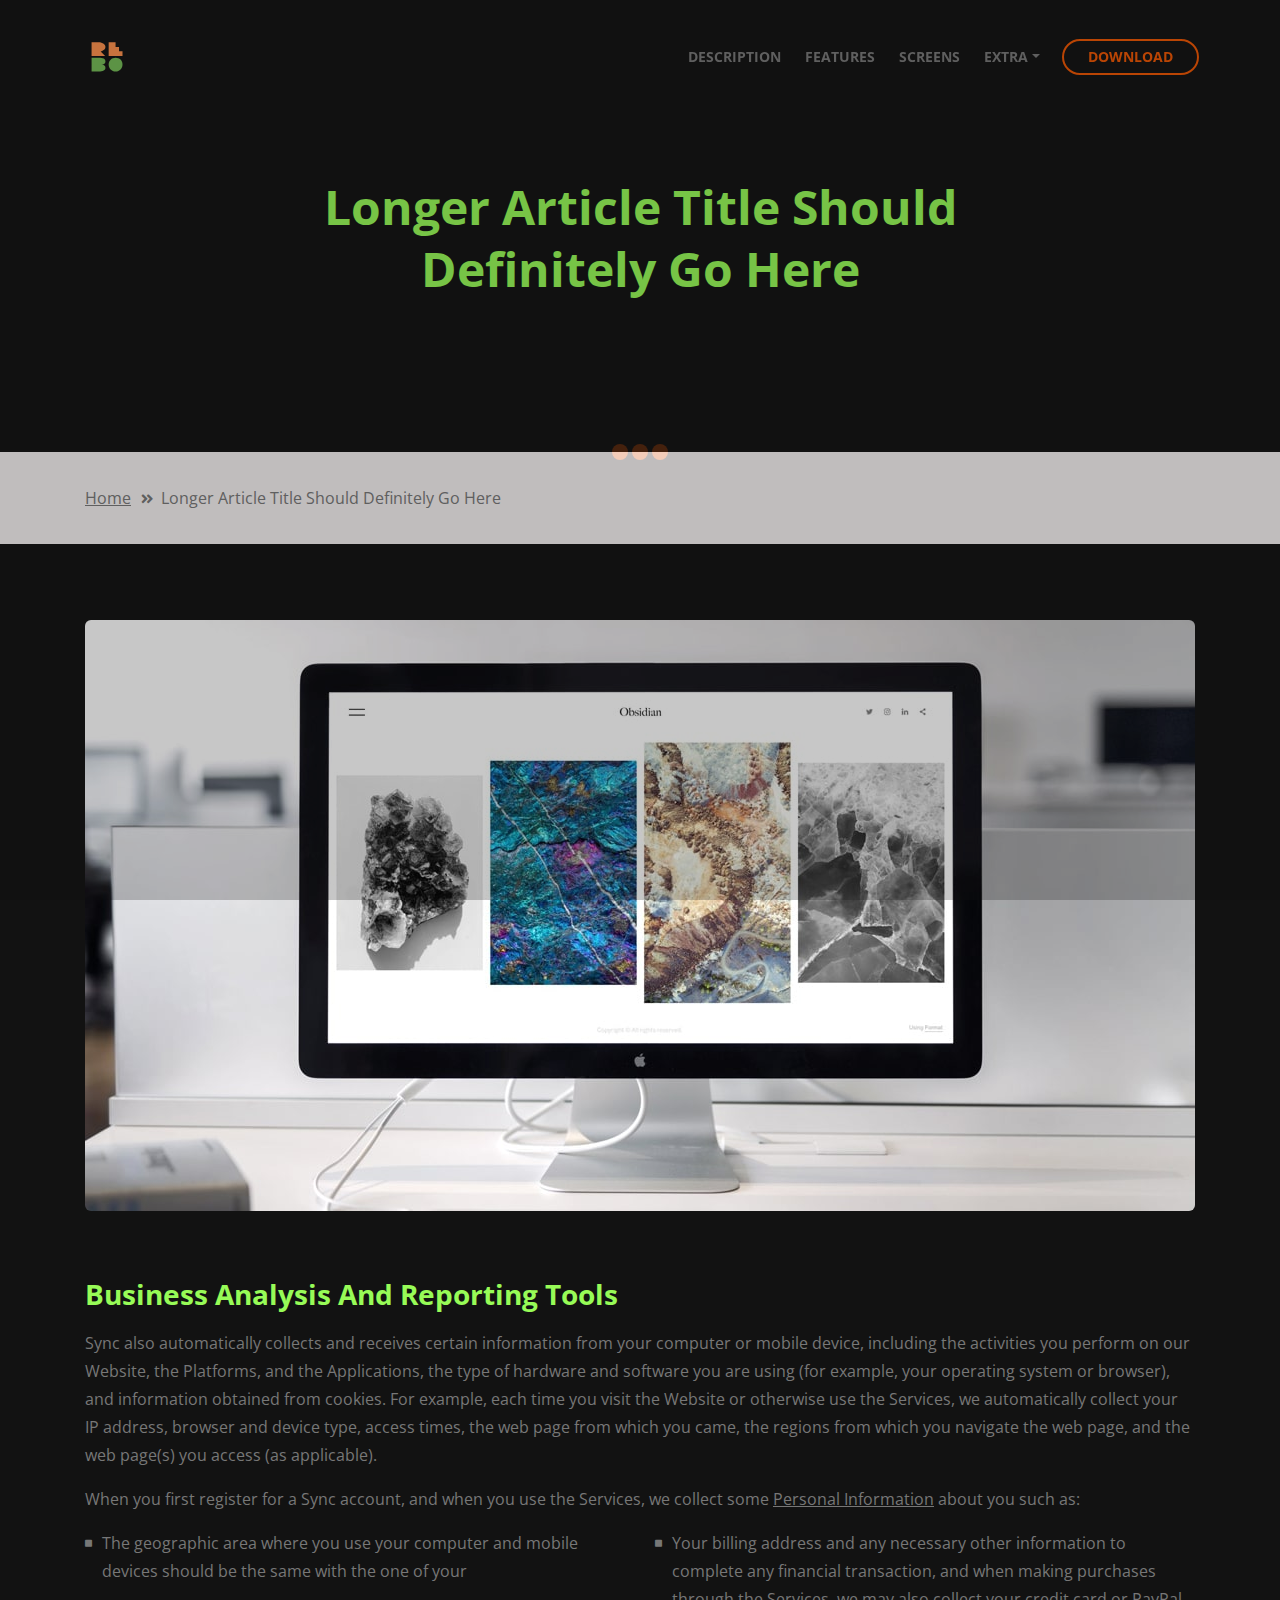
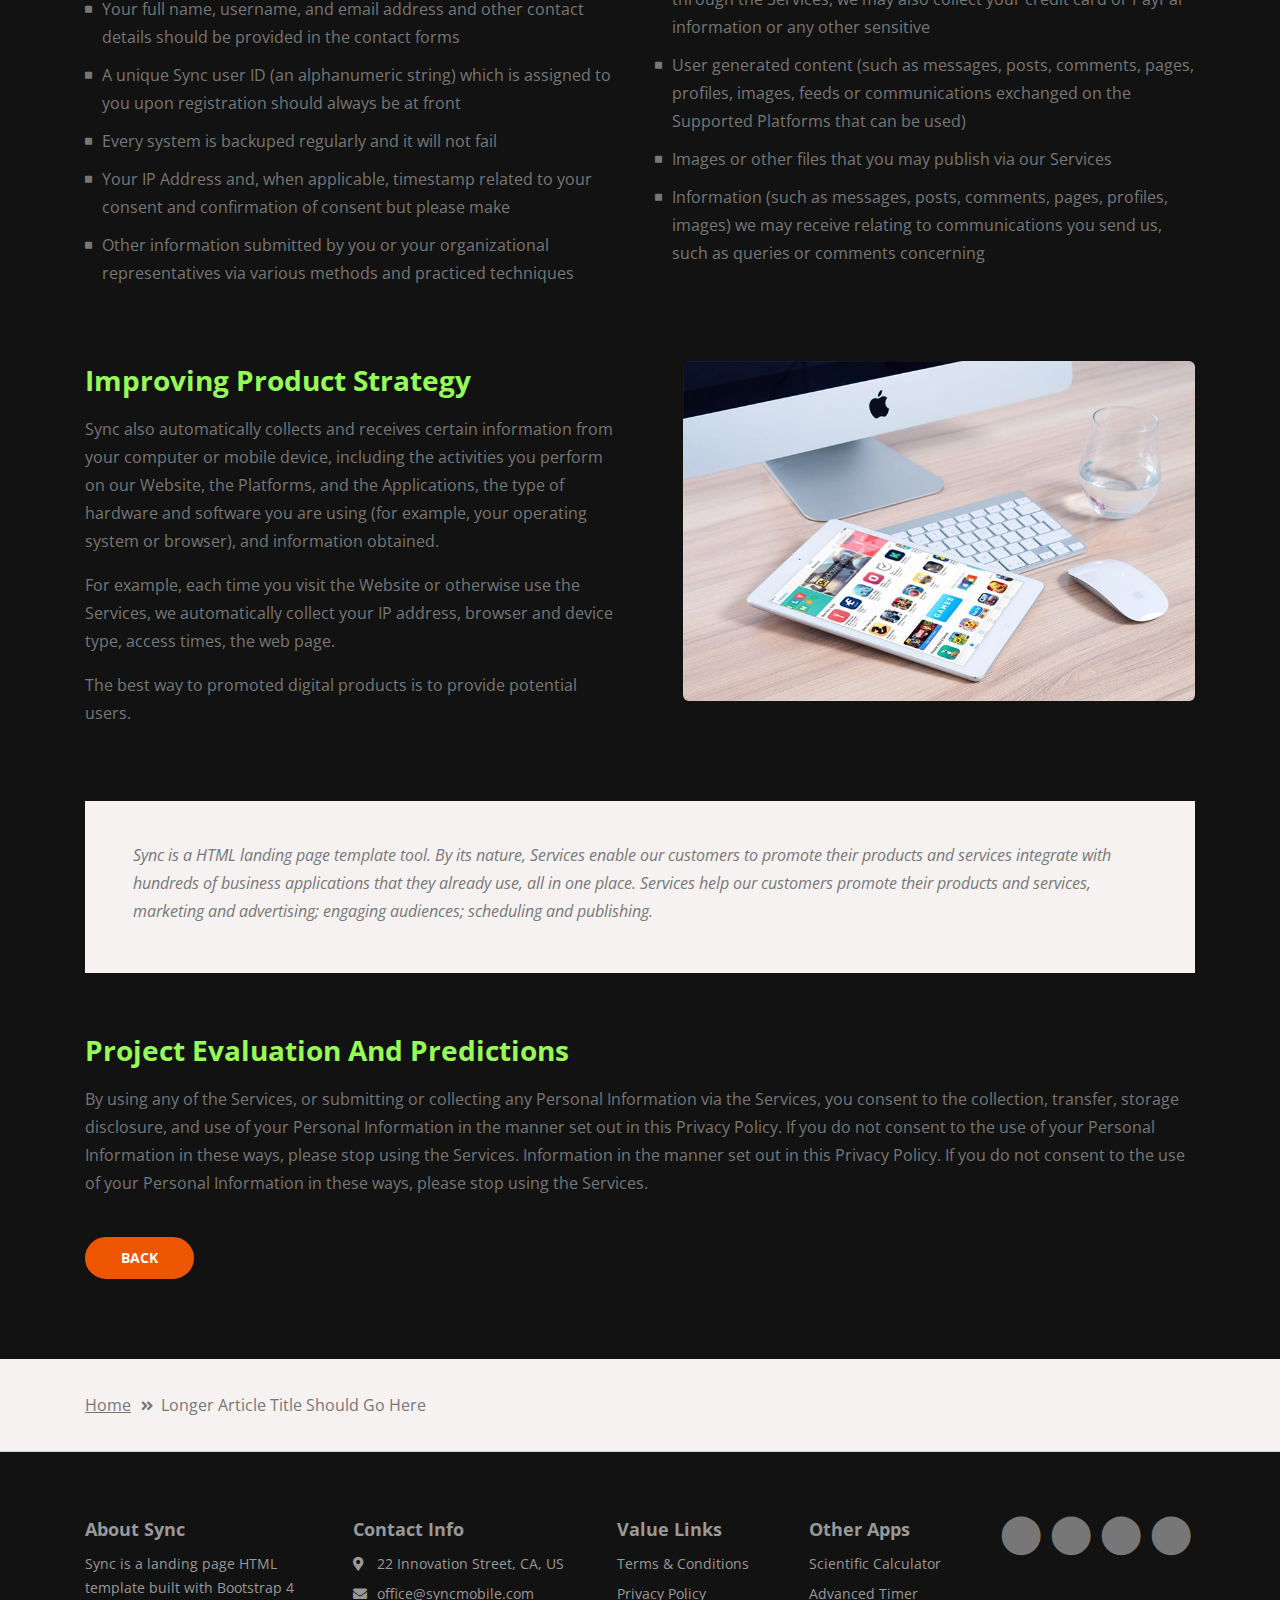
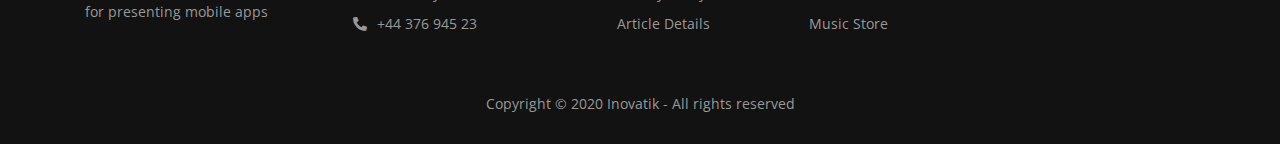
<file: article-details.html>
<!DOCTYPE html>
<html lang="en">
<head>
    <meta charset="utf-8">
    <meta name="viewport" content="width=device-width, initial-scale=1, shrink-to-fit=no">
    
    <!-- SEO Meta Tags -->
    <meta name="description" content="Sync is a landing page HTML template built with Bootstrap 4 for presenting mobile apps to the online audience and for getting visitors to become users.">
    <meta name="author" content="Inovatik">

    <!-- OG Meta Tags to improve the way the post looks when you share the page on LinkedIn, Facebook, Google+ -->
	<meta property="og:site_name" content="" /> <!-- website name -->
	<meta property="og:site" content="" /> <!-- website link -->
	<meta property="og:title" content=""/> <!-- title shown in the actual shared post -->
	<meta property="og:description" content="" /> <!-- description shown in the actual shared post -->
	<meta property="og:image" content="" /> <!-- image link, make sure it's jpg -->
	<meta property="og:url" content="" /> <!-- where do you want your post to link to -->
	<meta property="og:type" content="article" />

    <!-- Webpage Title -->
    <title>Article Details - Sync</title>
    
    <!-- Styles -->
    <link href="https://fonts.googleapis.com/css?family=Open+Sans:400,400i,700&display=swap&subset=latin-ext" rel="stylesheet">
    <link href="css/bootstrap.css" rel="stylesheet">
    <link href="css/fontawesome-all.css" rel="stylesheet">
    <link href="css/swiper.css" rel="stylesheet">
	<link href="css/magnific-popup.css" rel="stylesheet">
    <link href="css/styles.css" rel="stylesheet">
	
	<!-- Favicon  -->
    <link rel="icon" href="images/favicon.png">
</head>
<body data-spy="scroll" data-target=".fixed-top">
    
    <!-- Preloader -->
	<div class="spinner-wrapper">
        <div class="spinner">
            <div class="bounce1"></div>
            <div class="bounce2"></div>
            <div class="bounce3"></div>
        </div>
    </div>
    <!-- end of preloader -->
    

    <!-- Navigation -->
    <nav class="navbar navbar-expand-lg navbar-dark navbar-custom fixed-top">
        <div class="container">
            <!-- Text Logo - Use this if you don't have a graphic logo -->
            <!-- <a class="navbar-brand logo-text page-scroll" href="index.html">Sync</a> -->

            <!-- Image Logo -->
            <a class="navbar-brand logo-image" href="index.html"><img src="images/logo.svg" alt="alternative"></a> 
            
            <!-- Mobile Menu Toggle Button -->
            <button class="navbar-toggler" type="button" data-toggle="collapse" data-target="#navbarsExampleDefault" aria-controls="navbarsExampleDefault" aria-expanded="false" aria-label="Toggle navigation">
                <span class="navbar-toggler-awesome fas fa-bars"></span>
                <span class="navbar-toggler-awesome fas fa-times"></span>
            </button>
            <!-- end of mobile menu toggle button -->

            <div class="collapse navbar-collapse" id="navbarsExampleDefault">
                <ul class="navbar-nav ml-auto">
                    <li class="nav-item">
                        <a class="nav-link page-scroll" href="index.html#description">DESCRIPTION <span class="sr-only">(current)</span></a>
                    </li>
                    <li class="nav-item">
                        <a class="nav-link page-scroll" href="index.html#features">FEATURES</a>
                    </li>
                    <li class="nav-item">
                        <a class="nav-link page-scroll" href="index.html#screens">SCREENS</a>
                    </li>

                    <!-- Dropdown Menu -->          
                    <li class="nav-item dropdown">
                        <a class="nav-link dropdown-toggle page-scroll" id="navbarDropdown" role="button" aria-haspopup="true" aria-expanded="false">EXTRA</a>
                        <div class="dropdown-menu" aria-labelledby="navbarDropdown">
                            <a class="dropdown-item" href="article-details.html"><span class="item-text">ARTICLE DETAILS</span></a>
                            <div class="dropdown-divider"></div>
                            <a class="dropdown-item" href="terms-conditions.html"><span class="item-text">TERMS CONDITIONS</span></a>
                            <div class="dropdown-divider"></div>
                            <a class="dropdown-item" href="privacy-policy.html"><span class="item-text">PRIVACY POLICY</span></a>
                        </div>
                    </li>
                    <!-- end of dropdown menu -->

                </ul>
                <span class="nav-item">
                    <a class="btn-outline-sm page-scroll" href="#download">DOWNLOAD</a>
                </span>
            </div>
        </div> <!-- end of container -->
    </nav> <!-- end of navbar -->
    <!-- end of navigation -->


    <!-- Header -->
    <header id="header" class="ex-header">
        <div class="container">
            <div class="row">
                <div class="col-md-12">
                    <h1>Longer Article Title Should Definitely Go Here</h1>
                </div> <!-- end of col -->
            </div> <!-- end of row -->
        </div> <!-- end of container -->
    </header> <!-- end of ex-header -->
    <!-- end of header -->


    <!-- Breadcrumbs -->
    <div class="ex-basic-1">
        <div class="container">
            <div class="row">
                <div class="col-lg-12">
                    <div class="breadcrumbs">
                        <a href="index.html">Home</a><i class="fa fa-angle-double-right"></i><span>Longer Article Title Should Definitely Go Here</span>
                    </div> <!-- end of breadcrumbs -->
                </div> <!-- end of col -->
            </div> <!-- end of row -->
        </div> <!-- end of container -->
    </div> <!-- end of ex-basic-1 -->
    <!-- end of breadcrumbs -->


    <!-- Privacy Content -->
    <div class="ex-basic-2">
        <div class="container">
            <div class="row">
                <div class="col-lg-12">
                    <div class="image-container-large">
                        <img class="img-fluid" src="images/article-details-large.jpg" alt="alternative">
                    </div> <!-- end of image-container-large -->
                    <div class="text-container">
                        <h3>Business Analysis And Reporting Tools</h3>
                        <p>Sync also automatically collects and receives certain information from your computer or mobile device, including the activities you perform on our Website, the Platforms, and the Applications, the type of hardware and software you are using (for example, your operating system or browser), and information obtained from cookies. For example, each time you visit the Website or otherwise use the Services, we automatically collect your IP address, browser and device type, access times, the web page from which you came, the regions from which you navigate the web page, and the web page(s) you access (as applicable).</p>
                        <p>When you first register for a Sync account, and when you use the Services, we collect some <a href="#your-link">Personal Information</a> about you such as:</p>
                        <div class="row">
                            <div class="col-md-6">
                                <ul class="list-unstyled li-space-lg">
                                    <li class="media">
                                        <i class="fas fa-square"></i>
                                        <div class="media-body">The geographic area where you use your computer and mobile devices should be the same with the one of your</div>
                                    </li>
                                    <li class="media">
                                        <i class="fas fa-square"></i>
                                        <div class="media-body">Your full name, username, and email address and other contact details should be provided in the contact forms</div>
                                    </li>
                                    <li class="media">
                                        <i class="fas fa-square"></i>
                                        <div class="media-body">A unique Sync user ID (an alphanumeric string) which is assigned to you upon registration should always be at front</div>
                                    </li>
                                    <li class="media">
                                        <i class="fas fa-square"></i>
                                        <div class="media-body">Every system is backuped regularly and it will not fail</div>
                                    </li>
                                    <li class="media">
                                        <i class="fas fa-square"></i>
                                        <div class="media-body">Your IP Address and, when applicable, timestamp related to your consent and confirmation of consent but please make</div>
                                    </li>
                                    <li class="media">
                                        <i class="fas fa-square"></i>
                                        <div class="media-body">Other information submitted by you or your organizational representatives via various methods and practiced techniques</div>
                                    </li>
                                </ul>
                            </div> <!-- end of col -->

                            <div class="col-md-6">
                                <ul class="list-unstyled li-space-lg">
                                    <li class="media">
                                        <i class="fas fa-square"></i>
                                        <div class="media-body">Your billing address and any necessary other information to complete any financial transaction, and when making purchases through the Services, we may also collect your credit card or PayPal information or any other sensitive</div>
                                    </li>
                                    <li class="media">
                                        <i class="fas fa-square"></i>
                                        <div class="media-body">User generated content (such as messages, posts, comments, pages, profiles, images, feeds or communications exchanged on the Supported Platforms that can be used)</div>
                                    </li>
                                    <li class="media">
                                        <i class="fas fa-square"></i>
                                        <div class="media-body">Images or other files that you may publish via our Services</div>
                                    </li>
                                    <li class="media">
                                        <i class="fas fa-square"></i>
                                        <div class="media-body">Information (such as messages, posts, comments, pages, profiles, images) we may receive relating to communications you send us, such as queries or comments concerning</div>
                                    </li>
                                </ul>
                            </div> <!-- end of col -->
                        </div> <!-- end of row -->
                    </div> <!-- end of text-container-->
                    
                    <div class="text-container">
                        <div class="row">
                            <div class="col-md-6">
                                <h3>Improving Product Strategy</h3>
                                <p>Sync also automatically collects and receives certain information from your computer or mobile device, including the activities you perform on our Website, the Platforms, and the Applications, the type of hardware and software you are using (for example, your operating system or browser), and information obtained.</p>
                                <p>For example, each time you visit the Website or otherwise use the Services, we automatically collect your IP address, browser and device type, access times, the web page.</p>
                                <p>The best way to promoted digital products is to provide potential users.</p>
                            </div> <!-- end of col -->
                            <div class="col-md-6">
                                <div class="image-container-small">
                                    <img class="img-fluid" src="images/article-details-small.jpg" alt="alternative">
                                </div> <!-- end of image-container-small -->
                            </div> <!-- end of col -->
                        </div> <!-- end of row -->
                    </div> <!-- end of text-container -->

                    <div class="text-container dark">
                        <p class="testimonial-text">Sync is a HTML landing page template tool. By its nature, Services enable our customers to promote their products and services integrate with hundreds of business applications that they already use, all in one place. Services help our customers promote their products and services, marketing and advertising; engaging audiences; scheduling and publishing.</p>
                    </div> <!-- end of text container -->

                    <div class="text-container last">
                        <h3>Project Evaluation And Predictions</h3>
					    <p>By using any of the Services, or submitting or collecting any Personal Information via the Services, you consent to the collection, transfer, storage disclosure, and use of your Personal Information in the manner set out in this Privacy Policy. If you do not consent to the use of your Personal Information in these ways, please stop using the Services. Information in the manner set out in this Privacy Policy. If you do not consent to the use of your Personal Information in these ways, please stop using the Services.</p>
                    </div> <!-- end of text-container -->
                    <a class="btn-solid-reg" href="index.html">BACK</a>
                </div> <!-- end of col-->
            </div> <!-- end of row -->
        </div> <!-- end of container -->
    </div> <!-- end of ex-basic-2 -->
    <!-- end of privacy content -->


    <!-- Breadcrumbs -->
    <div class="ex-basic-1">
        <div class="container">
            <div class="row">
                <div class="col-lg-12">
                    <div class="breadcrumbs">
                        <a href="index.html">Home</a><i class="fa fa-angle-double-right"></i><span>Longer Article Title Should Go Here</span>
                    </div> <!-- end of breadcrumbs -->
                </div> <!-- end of col -->
            </div> <!-- end of row -->
        </div> <!-- end of container -->
    </div> <!-- end of ex-basic-1 -->
    <!-- end of breadcrumbs -->

    
    <!-- Footer -->
    <div class="footer">
        <div class="container">
            <div class="row">
                <div class="col-lg-12">
                    <div class="footer-col first">
                        <h5>About Sync</h5>
                        <p class="p-small">Sync is a landing page HTML template built with Bootstrap 4 for presenting mobile apps</p>
                    </div> <!-- end of footer-col -->
                    <div class="footer-col second">
                        <h5>Contact Info</h5>
                        <ul class="list-unstyled li-space-lg p-small">
                            <li class="media">
                                <i class="fas fa-map-marker-alt"></i>
                                <div class="media-body">22 Innovation Street, CA, US</div>
                            </li>
                            <li class="media">
                                <i class="fas fa-envelope"></i>
                                <div class="media-body"><a href="#your-link">office@syncmobile.com</a></div>
                            </li>
                            <li class="media">
                                <i class="fas fa-phone-alt"></i>
                                <div class="media-body"><a href="#your-link">+44 376 945 23</a></div>
                            </li>
                        </ul>
                    </div> <!-- end of footer-col -->
                    <div class="footer-col third">
                        <h5>Value Links</h5>
                        <ul class="list-unstyled li-space-lg p-small">
                            <li><a href="terms-conditions.html">Terms & Conditions</a></li>
                            <li><a href="privacy-policy.html">Privacy Policy</a></li>
                            <li><a href="article-details.html">Article Details</a></li>
                        </ul>
                    </div> <!-- end of footer-col -->
                    <div class="footer-col fourth">
                        <h5>Other Apps</h5>
                        <ul class="list-unstyled li-space-lg p-small">
                            <li><a href="#your-link">Scientific Calculator</a></li>
                            <li><a href="#your-link">Advanced Timer</a></li>
                            <li><a href="#your-link">Music Store</a></li>
                        </ul>
                    </div> <!-- end of footer-col -->
                    <div class="footer-col fifth">
                        <span class="fa-stack">
                            <a href="#your-link">
                                <i class="fas fa-circle fa-stack-2x"></i>
                                <i class="fab fa-facebook-f fa-stack-1x"></i>
                            </a>
                        </span>
                        <span class="fa-stack">
                            <a href="#your-link">
                                <i class="fas fa-circle fa-stack-2x"></i>
                                <i class="fab fa-twitter fa-stack-1x"></i>
                            </a>
                        </span>
                        <span class="fa-stack">
                            <a href="#your-link">
                                <i class="fas fa-circle fa-stack-2x"></i>
                                <i class="fab fa-pinterest-p fa-stack-1x"></i>
                            </a>
                        </span>
                        <span class="fa-stack">
                            <a href="#your-link">
                                <i class="fas fa-circle fa-stack-2x"></i>
                                <i class="fab fa-instagram fa-stack-1x"></i>
                            </a>
                        </span>
                    </div> <!-- end of footer-col -->
                </div> <!-- end of col -->
            </div> <!-- end of row -->
        </div> <!-- end of container -->
    </div> <!-- end of footer -->  
    <!-- end of footer -->


    <!-- Copyright -->
    <div class="copyright">
        <div class="container">
            <div class="row">
                <div class="col-lg-12">
                    <p class="p-small">Copyright © 2020 <a href="https://inovatik.com">Inovatik</a> - All rights reserved</p>
                </div> <!-- end of col -->
            </div> <!-- enf of row -->
        </div> <!-- end of container -->
    </div> <!-- end of copyright --> 
    <!-- end of copyright -->
    
        
    <!-- Scripts -->
    <script src="js/jquery.min.js"></script> <!-- jQuery for Bootstrap's JavaScript plugins -->
    <script src="js/popper.min.js"></script> <!-- Popper tooltip library for Bootstrap -->
    <script src="js/bootstrap.min.js"></script> <!-- Bootstrap framework -->
    <script src="js/jquery.easing.min.js"></script> <!-- jQuery Easing for smooth scrolling between anchors -->
    <script src="js/swiper.min.js"></script> <!-- Swiper for image and text sliders -->
    <script src="js/jquery.magnific-popup.js"></script> <!-- Magnific Popup for lightboxes -->
    <script src="js/validator.min.js"></script> <!-- Validator.js - Bootstrap plugin that validates forms -->
    <script src="js/scripts.js"></script> <!-- Custom scripts -->
</body>
</html>
</file>
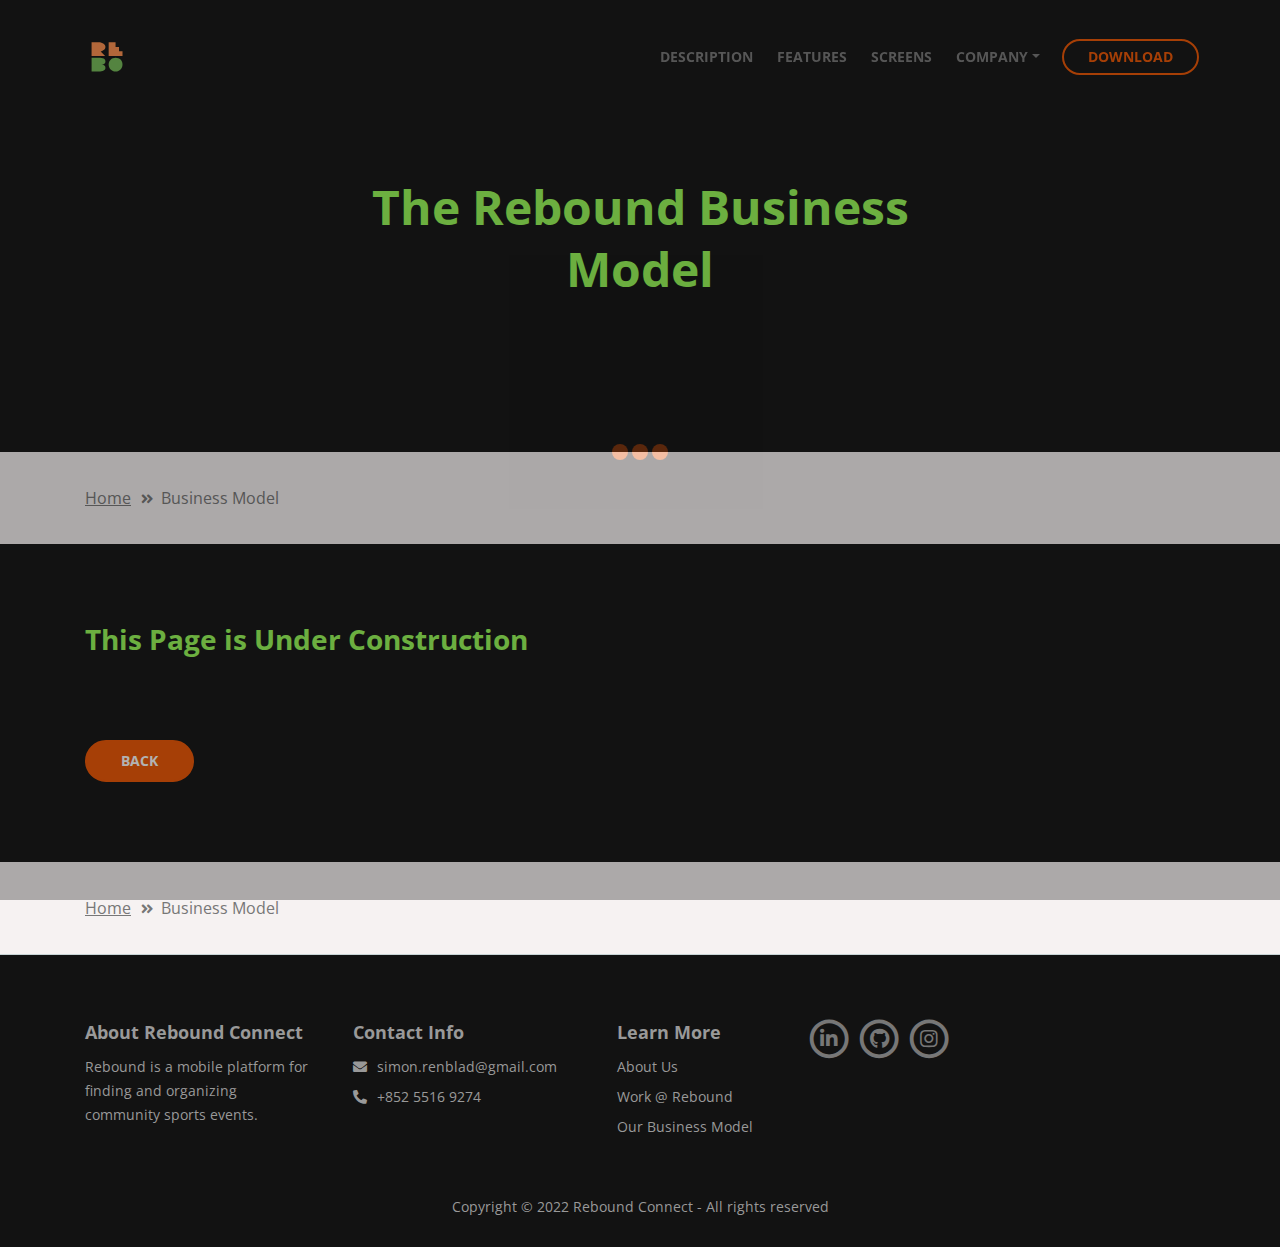
<file: business-model.html>
<!DOCTYPE html>
<html lang="en">
<head>
    <meta charset="utf-8">
    <meta name="viewport" content="width=device-width, initial-scale=1, shrink-to-fit=no">
    
    <!-- SEO Meta Tags -->
    <meta name="description" content="Sync is a landing page HTML template built with Bootstrap 4 for presenting mobile apps to the online audience and for getting visitors to become users.">
    <meta name="author" content="Inovatik">

    <!-- OG Meta Tags to improve the way the post looks when you share the page on LinkedIn, Facebook, Google+ -->
	<meta property="og:site_name" content="" /> <!-- website name -->
	<meta property="og:site" content="" /> <!-- website link -->
	<meta property="og:title" content=""/> <!-- title shown in the actual shared post -->
	<meta property="og:description" content="" /> <!-- description shown in the actual shared post -->
	<meta property="og:image" content="" /> <!-- image link, make sure it's jpg -->
	<meta property="og:url" content="" /> <!-- where do you want your post to link to -->
	<meta property="og:type" content="article" />

    <!-- Webpage Title -->
    <title>Article Details - Sync</title>
    
    <!-- Styles -->
    <link href="https://fonts.googleapis.com/css?family=Open+Sans:400,400i,700&display=swap&subset=latin-ext" rel="stylesheet">
    <link href="css/bootstrap.css" rel="stylesheet">
    <link href="css/fontawesome-all.css" rel="stylesheet">
    <link href="css/swiper.css" rel="stylesheet">
	<link href="css/magnific-popup.css" rel="stylesheet">
    <link href="css/styles.css" rel="stylesheet">
	
	<!-- Favicon  -->
    <link rel="icon" href="images/favicon.png">
</head>
<body data-spy="scroll" data-target=".fixed-top">
    
    <!-- Preloader -->
	<div class="spinner-wrapper">
        <div class="spinner">
            <div class="bounce1"></div>
            <div class="bounce2"></div>
            <div class="bounce3"></div>
        </div>
    </div>
    <!-- end of preloader -->
    

 <!-- Navigation -->
 <nav class="navbar navbar-expand-lg navbar-dark navbar-custom fixed-top">
    <div class="container">
        <!-- Text Logo - Use this if you don't have a graphic logo -->
        <!-- <a class="navbar-brand logo-text page-scroll" href="index.html">Sync</a> -->

        <!-- Image Logo -->
        <a class="navbar-brand logo-image" href="index.html"><img src="images/logo.svg" alt="alternative"></a> 
        
        <!-- Mobile Menu Toggle Button -->
        <button class="navbar-toggler" type="button" data-toggle="collapse" data-target="#navbarsExampleDefault" aria-controls="navbarsExampleDefault" aria-expanded="false" aria-label="Toggle navigation">
            <span class="navbar-toggler-awesome fas fa-bars"></span>
            <span class="navbar-toggler-awesome fas fa-times"></span>
        </button>
        <!-- end of mobile menu toggle button -->

        <div class="collapse navbar-collapse" id="navbarsExampleDefault">
            <ul class="navbar-nav ml-auto">
                <li class="nav-item">
                    <a class="nav-link page-scroll" href="index.html#description">DESCRIPTION <span class="sr-only">(current)</span></a>
                </li>
                <li class="nav-item">
                    <a class="nav-link page-scroll" href="index.html#features">FEATURES</a>
                </li>
                <li class="nav-item">
                    <a class="nav-link page-scroll" href="index.html#screens">SCREENS</a>
                </li>

                <!-- Dropdown Menu -->          
                <li class="nav-item dropdown">
                    <a class="nav-link dropdown-toggle page-scroll" id="navbarDropdown" role="button" aria-haspopup="true" aria-expanded="false">COMPANY</a>
                    <div class="dropdown-menu" aria-labelledby="navbarDropdown">
                        <a class="dropdown-item" href="about-us.html"><span class="item-text">ABOUT US</span></a>
                        <div class="dropdown-divider"></div>
                        <a class="dropdown-item" href="work-here.html"><span class="item-text">OPEN POSITIONS</span></a>
                        <div class="dropdown-divider"></div>
                        <a class="dropdown-item" href="business-model.html"><span class="item-text">BUSINESS MODEL</span></a>
                    </div>
                </li>
                <!-- end of dropdown menu -->
            </ul>
            <span class="nav-item">
                <a class="btn-outline-sm page-scroll" href="index.html#download">DOWNLOAD</a>
            </span>
        </div>
    </div> <!-- end of container -->
</nav> <!-- end of navbar -->
<!-- end of navigation -->


    <!-- Header -->
    <header id="header" class="ex-header">
        <div class="container">
            <div class="row">
                <div class="col-md-12">
                    <h1>The Rebound Business Model</h1>
                </div> <!-- end of col -->
            </div> <!-- end of row -->
        </div> <!-- end of container -->
    </header> <!-- end of ex-header -->
    <!-- end of header -->

    <!-- Breadcrumbs -->
    <div class="ex-basic-1">
        <div class="container">
            <div class="row">
                <div class="col-lg-12">
                    <div class="breadcrumbs">
                        <a href="index.html">Home</a><i class="fa fa-angle-double-right"></i><span>Business Model</span>
                    </div> <!-- end of breadcrumbs -->
                </div> <!-- end of col -->
            </div> <!-- end of row -->
        </div> <!-- end of container -->
    </div> <!-- end of ex-basic-1 -->
    <!-- end of breadcrumbs -->


    <!-- Privacy Content -->
    <div class="ex-basic-2">
        <div class="container">
            <div class="row">
                <div class="col-lg-12">
                    <div class="text-container">
                        <h3>This Page is Under Construction</h3>
                    </div> <!-- end of text-container -->
                    <a class="btn-solid-reg" href="index.html">BACK</a>
                </div> <!-- end of col-->
            </div> <!-- end of row -->
        </div> <!-- end of container -->
    </div> <!-- end of ex-basic-2 -->
    <!-- end of privacy content -->

    <!-- Breadcrumbs -->
    <div class="ex-basic-1">
        <div class="container">
            <div class="row">
                <div class="col-lg-12">
                    <div class="breadcrumbs">
                        <a href="index.html">Home</a><i class="fa fa-angle-double-right"></i><span>Business Model</span>
                    </div> <!-- end of breadcrumbs -->
                </div> <!-- end of col -->
            </div> <!-- end of row -->
        </div> <!-- end of container -->
    </div> <!-- end of ex-basic-1 -->
    <!-- end of breadcrumbs -->
    

    
       <!-- Footer -->
       <div class="footer">
        <div class="container">
            <div class="row">
                <div class="col-lg-12">
                    <div class="footer-col first">
                        <h5>About Rebound Connect</h5>
                        <p class="p-small">Rebound is a mobile platform for finding and organizing community sports events.</p>
                    </div> <!-- end of footer-col -->
                    <div class="footer-col second">
                        <h5>Contact Info</h5>
                        <ul class="list-unstyled li-space-lg p-small">
                            <li class="media">
                                <i class="fas fa-envelope"></i>
                                <div class="media-body">simon.renblad@gmail.com</div>
                            </li>
                            <li class="media">
                                <i class="fas fa-phone-alt"></i>
                                <div class="media-body">+852 5516 9274</div>
                            </li>
                        </ul>
                    </div> <!-- end of footer-col -->
                    <div class="footer-col third">
                        <h5>Learn More</h5>
                        <ul class="list-unstyled li-space-lg p-small">
                            <li><a href="about-us.html">About Us</a></li>
                            <li><a href="work-here.html">Work @ Rebound</a></li>
                            <li><a href="business-model.html">Our Business Model</a></li>
                        </ul>
                    </div> <!-- end of footer-col -->
                    <div class="footer-col fifth">
                        <span class="fa-stack">
                            <a href="https://www.linkedin.com/company/reboundconnects">
                                <i class="far fa-circle fa-stack-2x"></i>
                                <i class="fab fa-linkedin-in fa-stack-1x"></i>
                            </a>
                        </span>
                        <span class="fa-stack">
                            <a href="https://github.com/reboundconnect">
                                <i class="far fa-circle fa-stack-2x"></i>
                                <i class="fab fa-github fa-stack-1x"></i>
                            </a>
                        </span>
                        <span class="fa-stack">
                            <a href="https://www.instagram.com/reboundconnect/">
                                <i class="far fa-circle fa-stack-2x"></i>
                                <i class="fab fa-instagram fa-stack-1x"></i>
                            </a>
                        </span>
                    </div> <!-- end of footer-col -->
                </div> <!-- end of col -->
            </div> <!-- end of row -->
        </div> <!-- end of container -->
    </div> <!-- end of footer -->  
    <!-- end of footer -->


    <!-- Copyright -->
    <div class="copyright">
        <div class="container">
            <div class="row">
                <div class="col-lg-12">
                    <p class="p-small">Copyright © 2022 <a href="https://reboundconnect.github.io/site">Rebound Connect</a> - All rights reserved</p>
                </div> <!-- end of col -->
            </div> <!-- enf of row -->
        </div> <!-- end of container -->
    </div> <!-- end of copyright --> 
    <!-- end of copyright -->
    
        
    <!-- Scripts -->
    <script src="js/jquery.min.js"></script> <!-- jQuery for Bootstrap's JavaScript plugins -->
    <script src="js/popper.min.js"></script> <!-- Popper tooltip library for Bootstrap -->
    <script src="js/bootstrap.min.js"></script> <!-- Bootstrap framework -->
    <script src="js/jquery.easing.min.js"></script> <!-- jQuery Easing for smooth scrolling between anchors -->
    <script src="js/swiper.min.js"></script> <!-- Swiper for image and text sliders -->
    <script src="js/jquery.magnific-popup.js"></script> <!-- Magnific Popup for lightboxes -->
    <script src="js/validator.min.js"></script> <!-- Validator.js - Bootstrap plugin that validates forms -->
    <script src="js/scripts.js"></script> <!-- Custom scripts -->
</body>
</html>
</file>
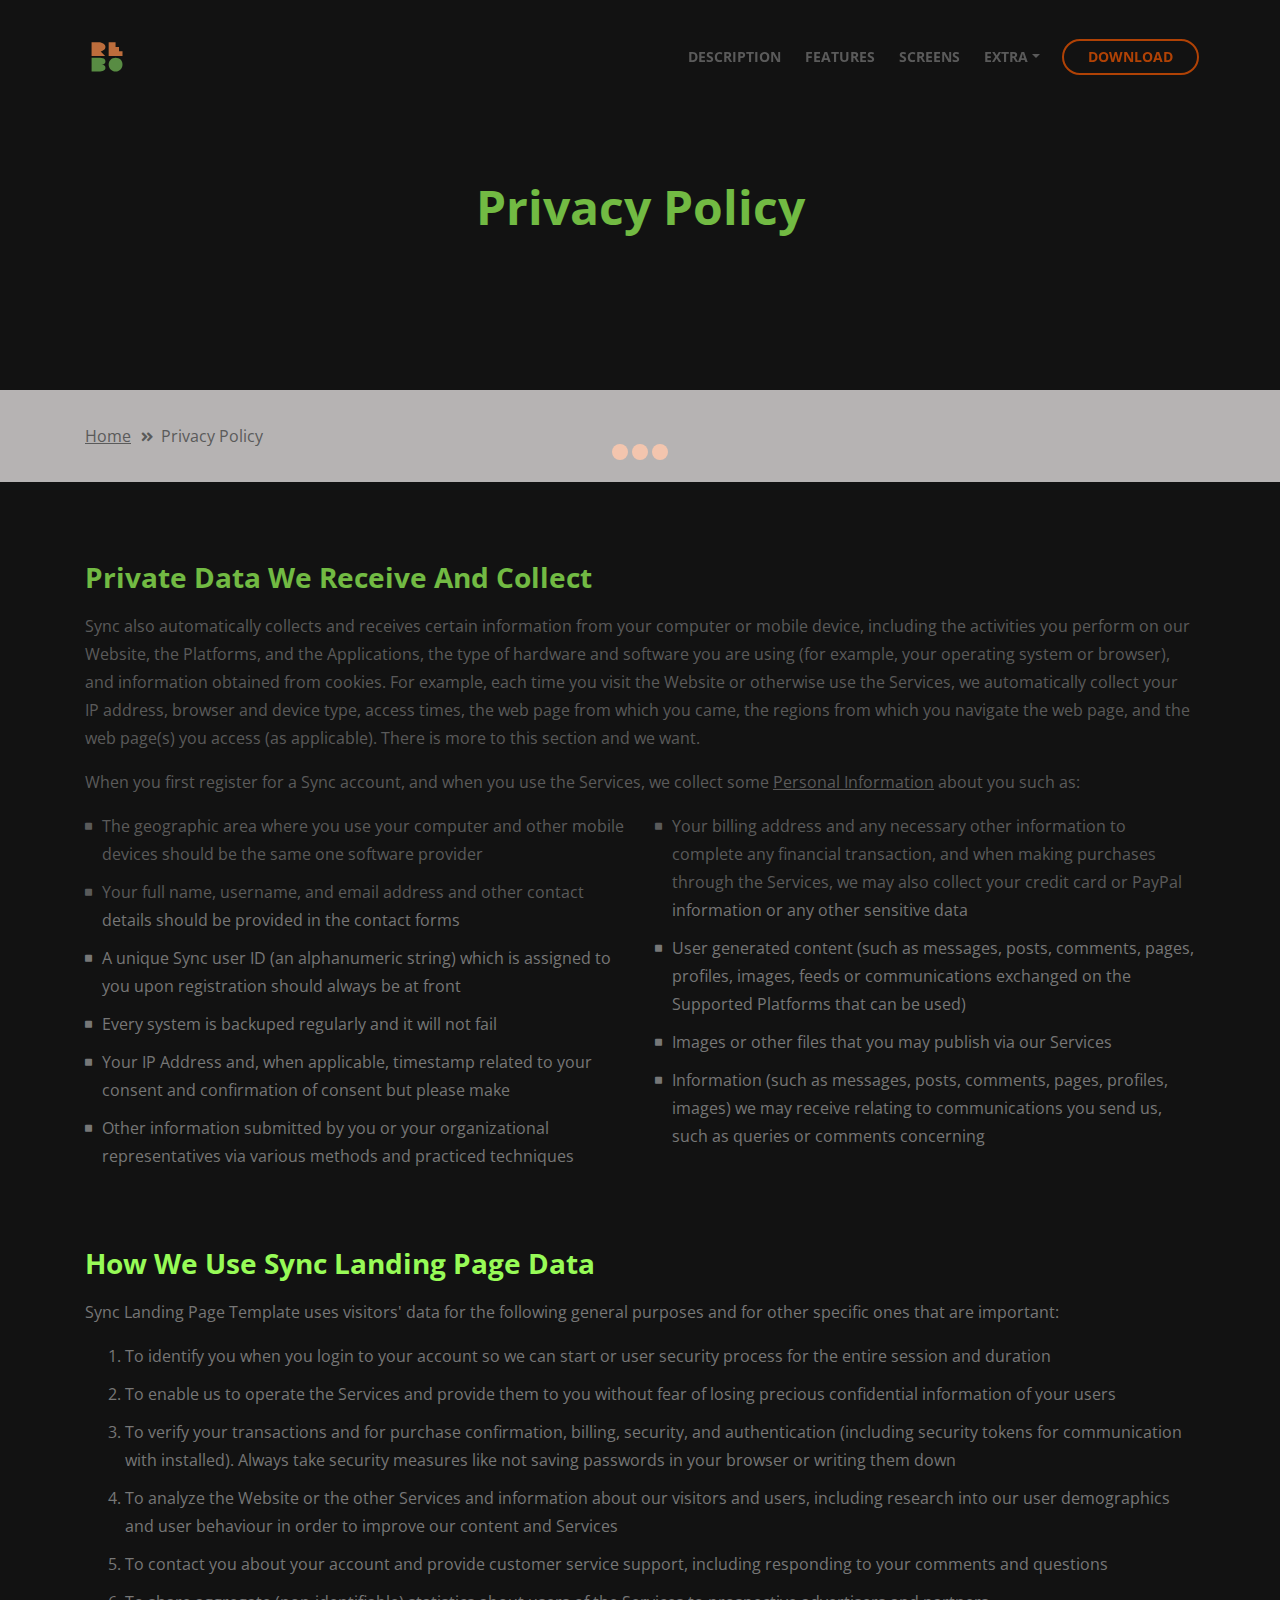
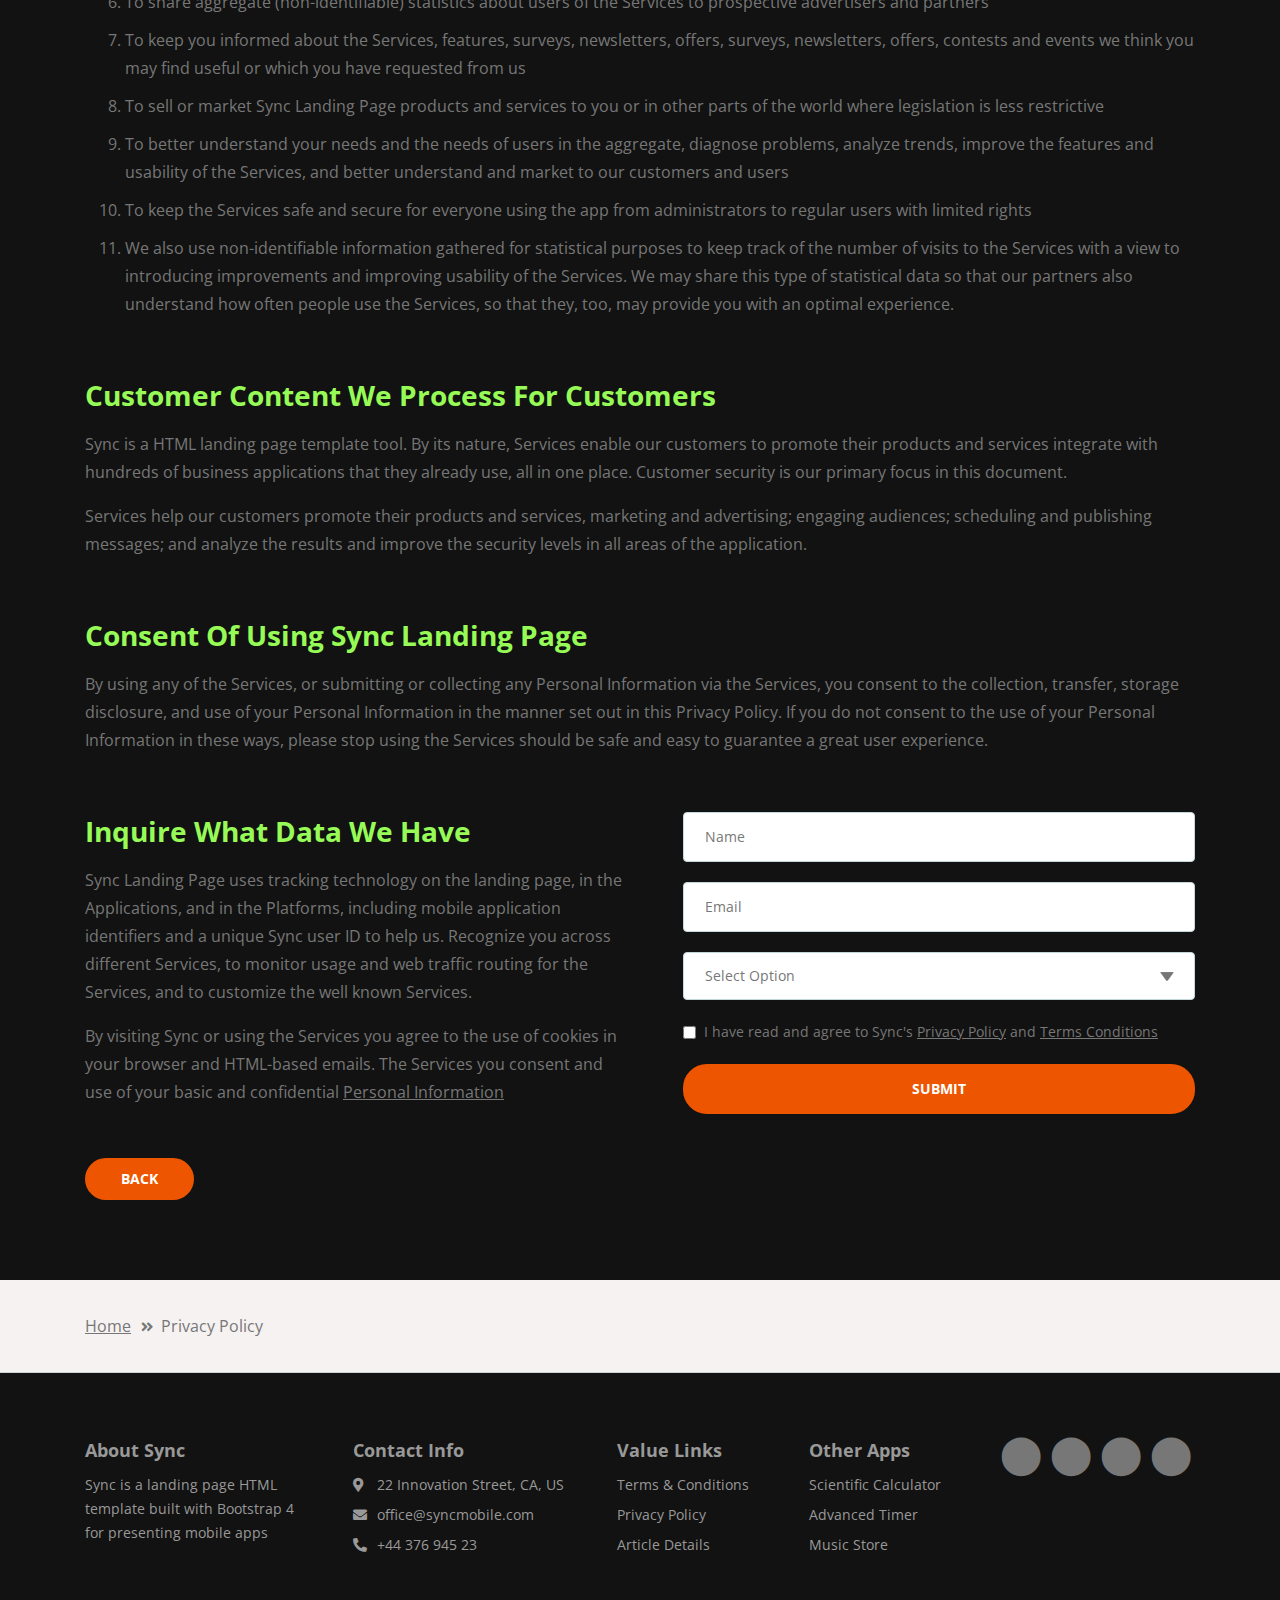
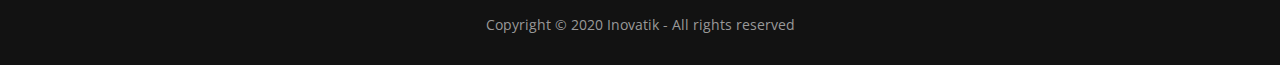
<file: privacy-policy.html>
<!DOCTYPE html>
<html lang="en">
<head>
    <meta charset="utf-8">
    <meta name="viewport" content="width=device-width, initial-scale=1, shrink-to-fit=no">
    
    <!-- SEO Meta Tags -->
    <meta name="description" content="Sync is a landing page HTML template built with Bootstrap 4 for presenting mobile apps to the online audience and for getting visitors to become users.">
    <meta name="author" content="Inovatik">

    <!-- OG Meta Tags to improve the way the post looks when you share the page on LinkedIn, Facebook, Google+ -->
	<meta property="og:site_name" content="" /> <!-- website name -->
	<meta property="og:site" content="" /> <!-- website link -->
	<meta property="og:title" content=""/> <!-- title shown in the actual shared post -->
	<meta property="og:description" content="" /> <!-- description shown in the actual shared post -->
	<meta property="og:image" content="" /> <!-- image link, make sure it's jpg -->
	<meta property="og:url" content="" /> <!-- where do you want your post to link to -->
	<meta property="og:type" content="article" />

    <!-- Webpage Title -->
    <title>Privacy Policy - Sync</title>
    
    <!-- Styles -->
    <link href="https://fonts.googleapis.com/css?family=Open+Sans:400,400i,700&display=swap&subset=latin-ext" rel="stylesheet">
    <link href="css/bootstrap.css" rel="stylesheet">
    <link href="css/fontawesome-all.css" rel="stylesheet">
    <link href="css/swiper.css" rel="stylesheet">
	<link href="css/magnific-popup.css" rel="stylesheet">
	<link href="css/styles.css" rel="stylesheet">
	
	<!-- Favicon  -->
    <link rel="icon" href="images/favicon.png">
</head>
<body data-spy="scroll" data-target=".fixed-top">
    
    <!-- Preloader -->
	<div class="spinner-wrapper">
        <div class="spinner">
            <div class="bounce1"></div>
            <div class="bounce2"></div>
            <div class="bounce3"></div>
        </div>
    </div>
    <!-- end of preloader -->
    

    <!-- Navigation -->
    <nav class="navbar navbar-expand-lg navbar-dark navbar-custom fixed-top">
        <div class="container">
            <!-- Text Logo - Use this if you don't have a graphic logo -->
            <!-- <a class="navbar-brand logo-text page-scroll" href="index.html">Sync</a> -->

            <!-- Image Logo -->
            <a class="navbar-brand logo-image" href="index.html"><img src="images/logo.svg" alt="alternative"></a> 
            
            <!-- Mobile Menu Toggle Button -->
            <button class="navbar-toggler" type="button" data-toggle="collapse" data-target="#navbarsExampleDefault" aria-controls="navbarsExampleDefault" aria-expanded="false" aria-label="Toggle navigation">
                <span class="navbar-toggler-awesome fas fa-bars"></span>
                <span class="navbar-toggler-awesome fas fa-times"></span>
            </button>
            <!-- end of mobile menu toggle button -->

            <div class="collapse navbar-collapse" id="navbarsExampleDefault">
                <ul class="navbar-nav ml-auto">
                    <li class="nav-item">
                        <a class="nav-link page-scroll" href="index.html#description">DESCRIPTION <span class="sr-only">(current)</span></a>
                    </li>
                    <li class="nav-item">
                        <a class="nav-link page-scroll" href="index.html#features">FEATURES</a>
                    </li>
                    <li class="nav-item">
                        <a class="nav-link page-scroll" href="index.html#screens">SCREENS</a>
                    </li>

                    <!-- Dropdown Menu -->          
                    <li class="nav-item dropdown">
                        <a class="nav-link dropdown-toggle page-scroll" id="navbarDropdown" role="button" aria-haspopup="true" aria-expanded="false">EXTRA</a>
                        <div class="dropdown-menu" aria-labelledby="navbarDropdown">
                            <a class="dropdown-item" href="article-details.html"><span class="item-text">ARTICLE DETAILS</span></a>
                            <div class="dropdown-divider"></div>
                            <a class="dropdown-item" href="terms-conditions.html"><span class="item-text">TERMS CONDITIONS</span></a>
                            <div class="dropdown-divider"></div>
                            <a class="dropdown-item" href="privacy-policy.html"><span class="item-text">PRIVACY POLICY</span></a>
                        </div>
                    </li>
                    <!-- end of dropdown menu -->

                </ul>
                <span class="nav-item">
                    <a class="btn-outline-sm page-scroll" href="#download">DOWNLOAD</a>
                </span>
            </div>
        </div> <!-- end of container -->
    </nav> <!-- end of navbar -->
    <!-- end of navigation -->


    <!-- Header -->
    <header id="header" class="ex-header">
        <div class="container">
            <div class="row">
                <div class="col-md-12">
                    <h1>Privacy Policy</h1>
                </div> <!-- end of col -->
            </div> <!-- end of row -->
        </div> <!-- end of container -->
    </header> <!-- end of ex-header -->
    <!-- end of header -->


    <!-- Breadcrumbs -->
    <div class="ex-basic-1">
        <div class="container">
            <div class="row">
                <div class="col-lg-12">
                    <div class="breadcrumbs">
                        <a href="index.html">Home</a><i class="fa fa-angle-double-right"></i><span>Privacy Policy</span>
                    </div> <!-- end of breadcrumbs -->
                </div> <!-- end of col -->
            </div> <!-- end of row -->
        </div> <!-- end of container -->
    </div> <!-- end of ex-basic-1 -->
    <!-- end of breadcrumbs -->


    <!-- Privacy Content -->
    <div class="ex-basic-2">
        <div class="container">
            <div class="row">
                <div class="col-lg-12">
                    <div class="text-container">
                        <h3>Private Data We Receive And Collect</h3>
                        <p>Sync also automatically collects and receives certain information from your computer or mobile device, including the activities you perform on our Website, the Platforms, and the Applications, the type of hardware and software you are using (for example, your operating system or browser), and information obtained from cookies. For example, each time you visit the Website or otherwise use the Services, we automatically collect your IP address, browser and device type, access times, the web page from which you came, the regions from which you navigate the web page, and the web page(s) you access (as applicable). There is more to this section and we want.</p>
                        <p>When you first register for a Sync account, and when you use the Services, we collect some <a href="#your-link">Personal Information</a> about you such as:</p>
                        <div class="row">
                            <div class="col-md-6">
                                <ul class="list-unstyled li-space-lg">
                                    <li class="media">
                                        <i class="fas fa-square"></i>
                                        <div class="media-body">The geographic area where you use your computer and other mobile devices should be the same one software provider</div>
                                    </li>
                                    <li class="media">
                                        <i class="fas fa-square"></i>
                                        <div class="media-body">Your full name, username, and email address and other contact details should be provided in the contact forms</div>
                                    </li>
                                    <li class="media">
                                        <i class="fas fa-square"></i>
                                        <div class="media-body">A unique Sync user ID (an alphanumeric string) which is assigned to you upon registration should always be at front</div>
                                    </li>
                                    <li class="media">
                                        <i class="fas fa-square"></i>
                                        <div class="media-body">Every system is backuped regularly and it will not fail</div>
                                    </li>
                                    <li class="media">
                                        <i class="fas fa-square"></i>
                                        <div class="media-body">Your IP Address and, when applicable, timestamp related to your consent and confirmation of consent but please make</div>
                                    </li>
                                    <li class="media">
                                        <i class="fas fa-square"></i>
                                        <div class="media-body">Other information submitted by you or your organizational representatives via various methods and practiced techniques</div>
                                    </li>
                                </ul>
                            </div> <!-- end of col -->

                            <div class="col-md-6">
                                <ul class="list-unstyled li-space-lg">
                                    <li class="media">
                                        <i class="fas fa-square"></i>
                                        <div class="media-body">Your billing address and any necessary other information to complete any financial transaction, and when making purchases through the Services, we may also collect your credit card or PayPal information or any other sensitive data</div>
                                    </li>
                                    <li class="media">
                                        <i class="fas fa-square"></i>
                                        <div class="media-body">User generated content (such as messages, posts, comments, pages, profiles, images, feeds or communications exchanged on the Supported Platforms that can be used)</div>
                                    </li>
                                    <li class="media">
                                        <i class="fas fa-square"></i>
                                        <div class="media-body">Images or other files that you may publish via our Services</div>
                                    </li>
                                    <li class="media">
                                        <i class="fas fa-square"></i>
                                        <div class="media-body">Information (such as messages, posts, comments, pages, profiles, images) we may receive relating to communications you send us, such as queries or comments concerning</div>
                                    </li>
                                </ul>
                            </div> <!-- end of col -->
                        </div> <!-- end of row -->
                    </div> <!-- end of text-container-->
                    
                    <div class="text-container">
                        <h3>How We Use Sync Landing Page Data</h3>
                        <p>Sync Landing Page Template uses visitors' data for the following general purposes and for other specific ones that are important:</p>
                        <ol class="li-space-lg">
                            <li>To identify you when you login to your account so we can start or user security process for the entire session and duration</li>
                            <li>To enable us to operate the Services and provide them to you without fear of losing precious confidential information of your users</li>
                            <li>To verify your transactions and for purchase confirmation, billing, security, and authentication (including security tokens for communication with installed). Always take security measures like not saving passwords in your browser or writing them down</li>
                            <li>To analyze the Website or the other Services and information about our visitors and users, including research into our user demographics and user behaviour in order to improve our content and Services</li>
                            <li>To contact you about your account and provide customer service support, including responding to your comments and questions</li>
                            <li>To share aggregate (non-identifiable) statistics about users of the Services to prospective advertisers and partners</li>
                            <li>To keep you informed about the Services, features, surveys, newsletters, offers, surveys, newsletters, offers, contests and events we think you may find useful or which you have requested from us</li>
                            <li>To sell or market Sync Landing Page products and services to you or in other parts of the world where legislation is less restrictive</li>
                            <li>To better understand your needs and the needs of users in the aggregate, diagnose problems, analyze trends, improve the features and usability of the Services, and better understand and market to our customers and users</li>
                            <li>To keep the Services safe and secure for everyone using the app from administrators to regular users with limited rights</li>
                            <li>We also use non-identifiable information gathered for statistical purposes to keep track of the number of visits to the Services with a view to introducing improvements and improving usability of the Services. We may share this type of statistical data so that our partners also understand how often people use the Services, so that they, too, may provide you with an optimal experience.</li>
                        </ol>
                    </div> <!-- end of text-container -->

                    <div class="text-container">
                        <h3>Customer Content We Process For Customers</h3>
                        <p>Sync is a HTML landing page template tool. By its nature, Services enable our customers to promote their products and services integrate with hundreds of business applications that they already use, all in one place. Customer security is our primary focus in this document.</p>
                        <p>Services help our customers promote their products and services, marketing and advertising; engaging audiences; scheduling and publishing messages; and analyze the results and improve the security levels in all areas of the application.</p>
                    </div> <!-- end of text container -->

                    <div class="text-container">
                        <h3>Consent Of Using Sync Landing Page</h3>
					    <p>By using any of the Services, or submitting or collecting any Personal Information via the Services, you consent to the collection, transfer, storage disclosure, and use of your Personal Information in the manner set out in this Privacy Policy. If you do not consent to the use of your Personal Information in these ways, please stop using the Services should be safe and easy to guarantee a great user experience.</p>
                    </div> <!-- end of text-container -->
                                       
                    <div class="row">
                        <div class="col-md-6">
                            <div class="text-container last">
                                <h3>Inquire What Data We Have</h3>
                                <p>Sync Landing Page uses tracking technology on the landing page, in the Applications, and in the Platforms, including mobile application identifiers and a unique Sync user ID to help us. Recognize you across different Services, to monitor usage and web traffic routing for the Services, and to customize the well known Services.</p>
                                <p>By visiting Sync or using the Services you agree to the use of cookies in your browser and HTML-based emails. The Services you consent and use of your basic and confidential <a href="#your-link">Personal Information</a></p>
                            </div> <!-- end of text container -->
                        </div> <!-- end of col-->
                        <div class="col-md-6">

                            <!-- Privacy Form -->
                            <div class="form-container">
                                <form id="privacyForm" data-toggle="validator" data-focus="false">
                                    <div class="form-group">
                                        <input type="text" class="form-control-input" id="pname" required>
                                        <label class="label-control" for="pname">Name</label>
                                        <div class="help-block with-errors"></div>
                                    </div>
                                    <div class="form-group">
                                        <input type="email" class="form-control-input" id="pemail" required>
                                        <label class="label-control" for="pemail">Email</label>
                                        <div class="help-block with-errors"></div>
                                    </div>
                                    <div class="form-group">
                                        <select class="form-control-select" id="pselect" required>
                                            <option class="select-option" value="" disabled selected>Select Option</option>
                                            <option class="select-option" value="Delete data">Delete my data</option>
                                            <option class="select-option" value="Show me data">Show me my data</option>
                                        </select>
                                        <div class="help-block with-errors"></div>
                                    </div>
                                    <div class="form-group checkbox p-small">
                                        <input type="checkbox" id="pterms" value="Agreed-to-Terms" required>I have read and agree to Sync's <a href="privacy-policy.html">Privacy Policy</a> and <a href="terms-conditions.html">Terms Conditions</a>
                                        <div class="help-block with-errors"></div>
                                    </div>
                                    <div class="form-group">
                                        <button type="submit" class="form-control-submit-button">SUBMIT</button>
                                    </div>
                                    <div class="form-message">
                                        <div id="pmsgSubmit" class="h3 text-center hidden"></div>
                                    </div>
                                </form>
                            </div> <!-- end of form container -->
                            <!-- end of privacy form -->

                        </div> <!-- end of col--> 
                    </div> <!-- end of row -->
                    <a class="btn-solid-reg" href="index.html">BACK</a>
                </div> <!-- end of col-->
            </div> <!-- end of row -->
        </div> <!-- end of container -->
    </div> <!-- end of ex-basic-2 -->
    <!-- end of privacy content -->


    <!-- Breadcrumbs -->
    <div class="ex-basic-1">
        <div class="container">
            <div class="row">
                <div class="col-lg-12">
                    <div class="breadcrumbs">
                        <a href="index.html">Home</a><i class="fa fa-angle-double-right"></i><span>Privacy Policy</span>
                    </div> <!-- end of breadcrumbs -->
                </div> <!-- end of col -->
            </div> <!-- end of row -->
        </div> <!-- end of container -->
    </div> <!-- end of ex-basic-1 -->
    <!-- end of breadcrumbs -->

    
    <!-- Footer -->
    <div class="footer">
        <div class="container">
            <div class="row">
                <div class="col-lg-12">
                    <div class="footer-col first">
                        <h5>About Sync</h5>
                        <p class="p-small">Sync is a landing page HTML template built with Bootstrap 4 for presenting mobile apps</p>
                    </div> <!-- end of footer-col -->
                    <div class="footer-col second">
                        <h5>Contact Info</h5>
                        <ul class="list-unstyled li-space-lg p-small">
                            <li class="media">
                                <i class="fas fa-map-marker-alt"></i>
                                <div class="media-body">22 Innovation Street, CA, US</div>
                            </li>
                            <li class="media">
                                <i class="fas fa-envelope"></i>
                                <div class="media-body"><a href="#your-link">office@syncmobile.com</a></div>
                            </li>
                            <li class="media">
                                <i class="fas fa-phone-alt"></i>
                                <div class="media-body"><a href="#your-link">+44 376 945 23</a></div>
                            </li>
                        </ul>
                    </div> <!-- end of footer-col -->
                    <div class="footer-col third">
                        <h5>Value Links</h5>
                        <ul class="list-unstyled li-space-lg p-small">
                            <li><a href="terms-conditions.html">Terms & Conditions</a></li>
                            <li><a href="privacy-policy.html">Privacy Policy</a></li>
                            <li><a href="article-details.html">Article Details</a></li>
                        </ul>
                    </div> <!-- end of footer-col -->
                    <div class="footer-col fourth">
                        <h5>Other Apps</h5>
                        <ul class="list-unstyled li-space-lg p-small">
                            <li><a href="#your-link">Scientific Calculator</a></li>
                            <li><a href="#your-link">Advanced Timer</a></li>
                            <li><a href="#your-link">Music Store</a></li>
                        </ul>
                    </div> <!-- end of footer-col -->
                    <div class="footer-col fifth">
                        <span class="fa-stack">
                            <a href="#your-link">
                                <i class="fas fa-circle fa-stack-2x"></i>
                                <i class="fab fa-facebook-f fa-stack-1x"></i>
                            </a>
                        </span>
                        <span class="fa-stack">
                            <a href="#your-link">
                                <i class="fas fa-circle fa-stack-2x"></i>
                                <i class="fab fa-twitter fa-stack-1x"></i>
                            </a>
                        </span>
                        <span class="fa-stack">
                            <a href="#your-link">
                                <i class="fas fa-circle fa-stack-2x"></i>
                                <i class="fab fa-pinterest-p fa-stack-1x"></i>
                            </a>
                        </span>
                        <span class="fa-stack">
                            <a href="#your-link">
                                <i class="fas fa-circle fa-stack-2x"></i>
                                <i class="fab fa-instagram fa-stack-1x"></i>
                            </a>
                        </span>
                    </div> <!-- end of footer-col -->
                </div> <!-- end of col -->
            </div> <!-- end of row -->
        </div> <!-- end of container -->
    </div> <!-- end of footer -->  
    <!-- end of footer -->


    <!-- Copyright -->
    <div class="copyright">
        <div class="container">
            <div class="row">
                <div class="col-lg-12">
                    <p class="p-small">Copyright © 2020 <a href="https://inovatik.com">Inovatik</a> - All rights reserved</p>
                </div> <!-- end of col -->
            </div> <!-- enf of row -->
        </div> <!-- end of container -->
    </div> <!-- end of copyright --> 
    <!-- end of copyright -->
    
        
    <!-- Scripts -->
    <script src="js/jquery.min.js"></script> <!-- jQuery for Bootstrap's JavaScript plugins -->
    <script src="js/popper.min.js"></script> <!-- Popper tooltip library for Bootstrap -->
    <script src="js/bootstrap.min.js"></script> <!-- Bootstrap framework -->
    <script src="js/jquery.easing.min.js"></script> <!-- jQuery Easing for smooth scrolling between anchors -->
    <script src="js/swiper.min.js"></script> <!-- Swiper for image and text sliders -->
    <script src="js/jquery.magnific-popup.js"></script> <!-- Magnific Popup for lightboxes -->
    <script src="js/validator.min.js"></script> <!-- Validator.js - Bootstrap plugin that validates forms -->
    <script src="js/scripts.js"></script> <!-- Custom scripts -->
</body>
</html>
</file>
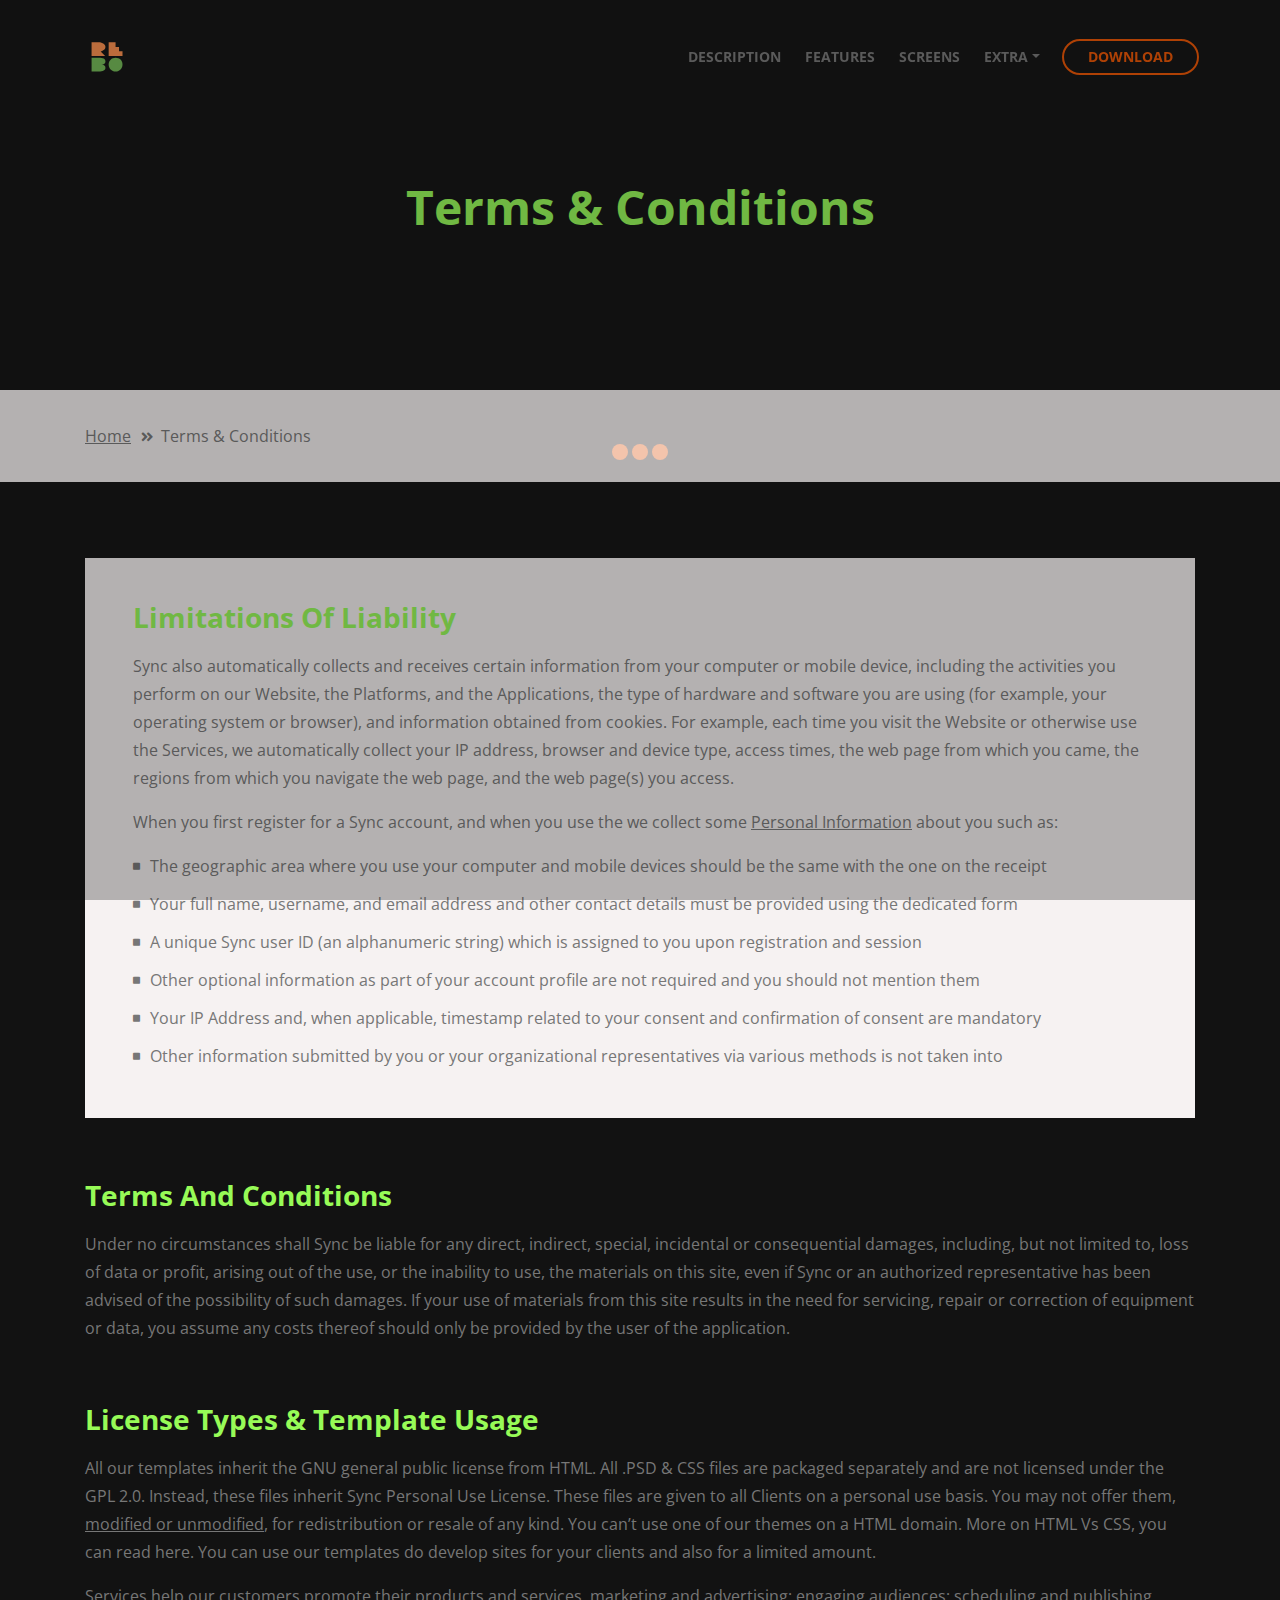
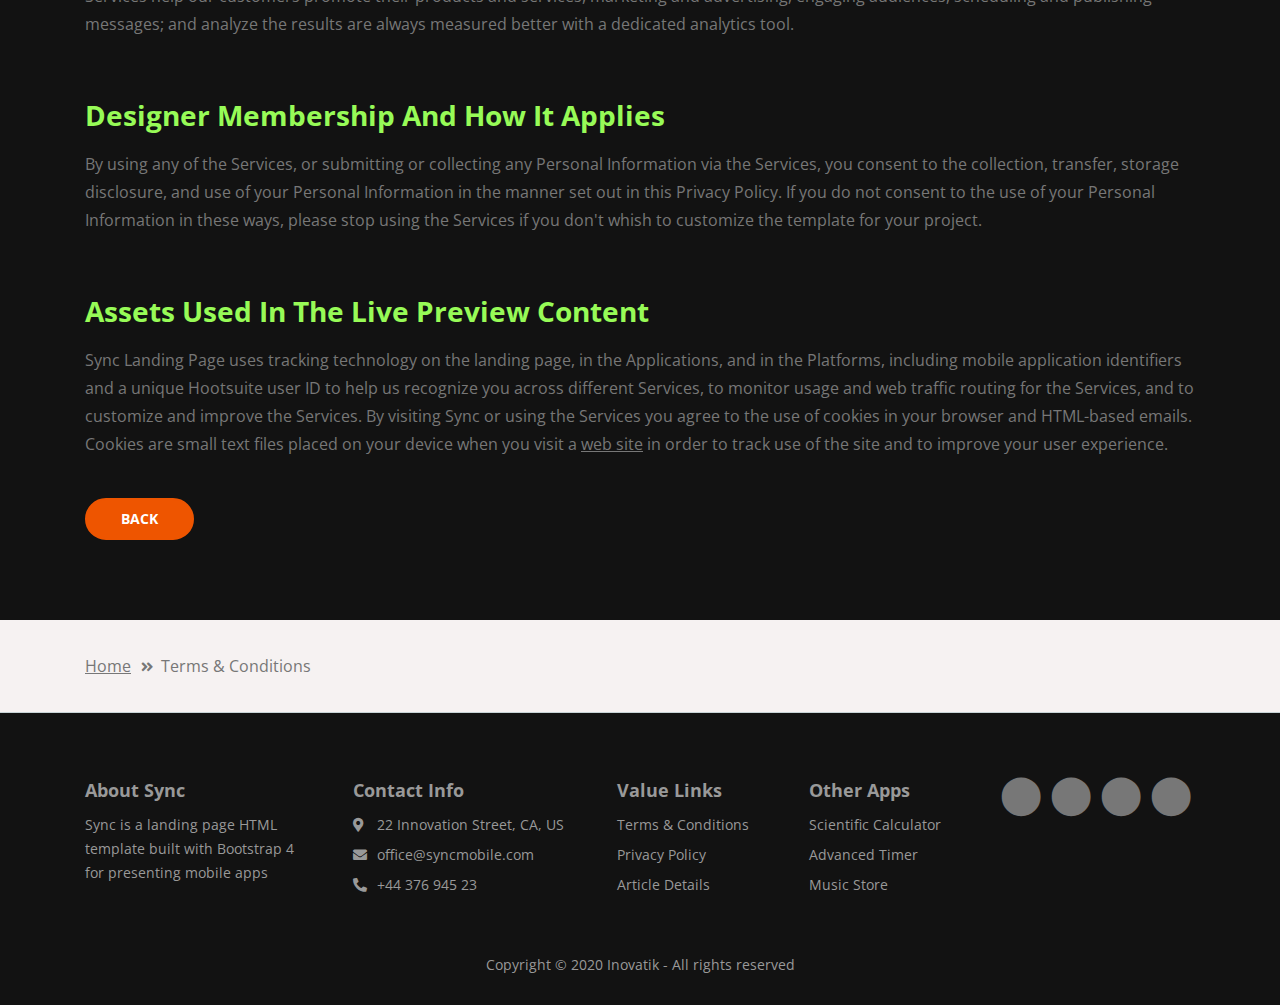
<file: terms-conditions.html>
<!DOCTYPE html>
<html lang="en">
<head>
    <meta charset="utf-8">
    <meta name="viewport" content="width=device-width, initial-scale=1, shrink-to-fit=no">
    
    <!-- SEO Meta Tags -->
    <meta name="description" content="Sync is a landing page HTML template built with Bootstrap 4 for presenting mobile apps to the online audience and for getting visitors to become users.">
    <meta name="author" content="Inovatik">

    <!-- OG Meta Tags to improve the way the post looks when you share the page on LinkedIn, Facebook, Google+ -->
	<meta property="og:site_name" content="" /> <!-- website name -->
	<meta property="og:site" content="" /> <!-- website link -->
	<meta property="og:title" content=""/> <!-- title shown in the actual shared post -->
	<meta property="og:description" content="" /> <!-- description shown in the actual shared post -->
	<meta property="og:image" content="" /> <!-- image link, make sure it's jpg -->
	<meta property="og:url" content="" /> <!-- where do you want your post to link to -->
	<meta property="og:type" content="article" />

    <!-- Webpage Title -->
    <title>Terms Conditions - Sync</title>
    
    <!-- Styles -->
    <link href="https://fonts.googleapis.com/css?family=Open+Sans:400,400i,700&display=swap&subset=latin-ext" rel="stylesheet">
    <link href="css/bootstrap.css" rel="stylesheet">
    <link href="css/fontawesome-all.css" rel="stylesheet">
    <link href="css/swiper.css" rel="stylesheet">
	<link href="css/magnific-popup.css" rel="stylesheet">
	<link href="css/styles.css" rel="stylesheet">
	
	<!-- Favicon  -->
    <link rel="icon" href="images/favicon.png">
</head>
<body data-spy="scroll" data-target=".fixed-top">
    
    <!-- Preloader -->
	<div class="spinner-wrapper">
        <div class="spinner">
            <div class="bounce1"></div>
            <div class="bounce2"></div>
            <div class="bounce3"></div>
        </div>
    </div>
    <!-- end of preloader -->
    

    <!-- Navigation -->
    <nav class="navbar navbar-expand-lg navbar-dark navbar-custom fixed-top">
        <div class="container">
            <!-- Text Logo - Use this if you don't have a graphic logo -->
            <!-- <a class="navbar-brand logo-text page-scroll" href="index.html">Sync</a> -->

            <!-- Image Logo -->
            <a class="navbar-brand logo-image" href="index.html"><img src="images/logo.svg" alt="alternative"></a> 
            
            <!-- Mobile Menu Toggle Button -->
            <button class="navbar-toggler" type="button" data-toggle="collapse" data-target="#navbarsExampleDefault" aria-controls="navbarsExampleDefault" aria-expanded="false" aria-label="Toggle navigation">
                <span class="navbar-toggler-awesome fas fa-bars"></span>
                <span class="navbar-toggler-awesome fas fa-times"></span>
            </button>
            <!-- end of mobile menu toggle button -->

            <div class="collapse navbar-collapse" id="navbarsExampleDefault">
                <ul class="navbar-nav ml-auto">
                    <li class="nav-item">
                        <a class="nav-link page-scroll" href="index.html#description">DESCRIPTION <span class="sr-only">(current)</span></a>
                    </li>
                    <li class="nav-item">
                        <a class="nav-link page-scroll" href="index.html#features">FEATURES</a>
                    </li>
                    <li class="nav-item">
                        <a class="nav-link page-scroll" href="index.html#screens">SCREENS</a>
                    </li>

                    <!-- Dropdown Menu -->          
                    <li class="nav-item dropdown">
                        <a class="nav-link dropdown-toggle page-scroll" id="navbarDropdown" role="button" aria-haspopup="true" aria-expanded="false">EXTRA</a>
                        <div class="dropdown-menu" aria-labelledby="navbarDropdown">
                            <a class="dropdown-item" href="article-details.html"><span class="item-text">ARTICLE DETAILS</span></a>
                            <div class="dropdown-divider"></div>
                            <a class="dropdown-item" href="terms-conditions.html"><span class="item-text">TERMS CONDITIONS</span></a>
                            <div class="dropdown-divider"></div>
                            <a class="dropdown-item" href="privacy-policy.html"><span class="item-text">PRIVACY POLICY</span></a>
                        </div>
                    </li>
                    <!-- end of dropdown menu -->

                </ul>
                <span class="nav-item">
                    <a class="btn-outline-sm page-scroll" href="#download">DOWNLOAD</a>
                </span>
            </div>
        </div> <!-- end of container -->
    </nav> <!-- end of navbar -->
    <!-- end of navigation -->


    <!-- Header -->
    <header id="header" class="ex-header">
        <div class="container">
            <div class="row">
                <div class="col-lg-12">
                    <h1>Terms & Conditions</h1>
                </div> <!-- end of col -->
            </div> <!-- end of row -->
        </div> <!-- end of container -->
    </header> <!-- end of ex-header -->
    <!-- end of header -->


    <!-- Breadcrumbs -->
    <div class="ex-basic-1">
        <div class="container">
            <div class="row">
                <div class="col-lg-12">
                    <div class="breadcrumbs">
                        <a href="index.html">Home</a><i class="fa fa-angle-double-right"></i><span>Terms & Conditions</span>
                    </div> <!-- end of breadcrumbs -->
                </div> <!-- end of col -->
            </div> <!-- end of row -->
        </div> <!-- end of container -->
    </div> <!-- end of ex-basic-1 -->
    <!-- end of breadcrumbs -->


    <!-- Terms Content -->
    <div class="ex-basic-2">
        <div class="container">
            <div class="row">
                <div class="col-lg-12">
                    <div class="text-container dark">
                        <h3>Limitations Of Liability</h3>
                        <p>Sync also automatically collects and receives certain information from your computer or mobile device, including the activities you perform on our Website, the Platforms, and the Applications, the type of hardware and software you are using (for example, your operating system or browser), and information obtained from cookies. For example, each time you visit the Website or otherwise use the Services, we automatically collect your IP address, browser and device type, access times, the web page from which you came, the regions from which you navigate the web page, and the web page(s) you access.</p>
                        <p>When you first register for a Sync account, and when you use the we collect some <a href="#your-link">Personal Information</a> about you such as:</p>
                        <ul class="list-unstyled li-space-lg">
                            <li class="media">
                                <i class="fas fa-square"></i>
                                <div class="media-body">The geographic area where you use your computer and mobile devices should be the same with the one on the receipt</div>
                            </li>
                            <li class="media">
                                <i class="fas fa-square"></i>
                                <div class="media-body">Your full name, username, and email address and other contact details must be provided using the dedicated form</div>
                            </li>
                            <li class="media">
                                <i class="fas fa-square"></i>
                                <div class="media-body">A unique Sync user ID (an alphanumeric string) which is assigned to you upon registration and session</div>
                            </li>
                            <li class="media">
                                <i class="fas fa-square"></i>
                                <div class="media-body">Other optional information as part of your account profile are not required and you should not mention them</div>
                            </li>
                            <li class="media">
                                <i class="fas fa-square"></i>
                                <div class="media-body">Your IP Address and, when applicable, timestamp related to your consent and confirmation of consent are mandatory</div>
                            </li>
                            <li class="media">
                                <i class="fas fa-square"></i>
                                <div class="media-body">Other information submitted by you or your organizational representatives via various methods is not taken into</div>
                            </li>
                        </ul>
                    </div> <!-- end of text-container -->
                    
                    <div class="text-container">
                        <h3>Terms And Conditions</h3>
                        <p>Under no circumstances shall Sync be liable for any direct, indirect, special, incidental or consequential damages, including, but not limited to, loss of data or profit, arising out of the use, or the inability to use, the materials on this site, even if Sync or an authorized representative has been advised of the possibility of such damages. If your use of materials from this site results in the need for servicing, repair or correction of equipment or data, you assume any costs thereof should only be provided by the user of the application.</p>
                    </div> <!-- end of text-container -->

                    <div class="text-container">
                        <h3>License Types & Template Usage</h3>
                        <p>All our templates inherit the GNU general public license from HTML. All .PSD & CSS files are packaged separately and are not licensed under the GPL 2.0. Instead, these files inherit Sync Personal Use License. These files are given to all Clients on a personal use basis. You may not offer them, <a href="#your-link">modified or unmodified</a>, for redistribution or resale of any kind. You can’t use one of our themes on a HTML domain. More on HTML Vs CSS, you can read here. You can use our templates do develop sites for your clients and also for a limited amount.</p>
                        <p>Services help our customers promote their products and services, marketing and advertising; engaging audiences; scheduling and publishing messages; and analyze the results are always measured better with a dedicated analytics tool.</p>
                    </div> <!-- end of text-container -->

                    <div class="text-container">
                        <h3>Designer Membership And How It Applies</h3>
                        <p>By using any of the Services, or submitting or collecting any Personal Information via the Services, you consent to the collection, transfer, storage disclosure, and use of your Personal Information in the manner set out in this Privacy Policy. If you do not consent to the use of your Personal Information in these ways, please stop using the Services if you don't whish to customize the template for your project.</p>
                    </div> <!-- end of text-container -->
                    
                    <div class="text-container last">
                        <h3>Assets Used In The Live Preview Content</h3>
                        <p>Sync Landing Page uses tracking technology on the landing page, in the Applications, and in the Platforms, including mobile application identifiers and a unique Hootsuite user ID to help us recognize you across different Services, to monitor usage and web traffic routing for the Services, and to customize and improve the Services. By visiting Sync or using the Services you agree to the use of cookies in your browser and HTML-based emails. Cookies are small text files placed on your device when you visit a <a href="#your-link">web site</a> in order to track use of the site and to improve your user experience.</p>
                        <a class="btn-solid-reg" href="index.html">BACK</a>
                    </div> <!-- end of text-container -->
                </div>
            </div> <!-- end of row -->
        </div> <!-- end of container -->
    </div> <!-- end of ex-basic -->
    <!-- end of terms content -->

    
    <!-- Breadcrumbs -->
    <div class="ex-basic-1">
        <div class="container">
            <div class="row">
                <div class="col-lg-12">
                    <div class="breadcrumbs">
                        <a href="index.html">Home</a><i class="fa fa-angle-double-right"></i><span>Terms & Conditions</span>
                    </div> <!-- end of breadcrumbs -->
                </div> <!-- end of col -->
            </div> <!-- end of row -->
        </div> <!-- end of container -->
    </div> <!-- end of ex-basic-1 -->
    <!-- end of breadcrumbs -->


    <!-- Footer -->
    <div class="footer">
        <div class="container">
            <div class="row">
                <div class="col-lg-12">
                    <div class="footer-col first">
                        <h5>About Sync</h5>
                        <p class="p-small">Sync is a landing page HTML template built with Bootstrap 4 for presenting mobile apps</p>
                    </div> <!-- end of footer-col -->
                    <div class="footer-col second">
                        <h5>Contact Info</h5>
                        <ul class="list-unstyled li-space-lg p-small">
                            <li class="media">
                                <i class="fas fa-map-marker-alt"></i>
                                <div class="media-body">22 Innovation Street, CA, US</div>
                            </li>
                            <li class="media">
                                <i class="fas fa-envelope"></i>
                                <div class="media-body"><a href="#your-link">office@syncmobile.com</a></div>
                            </li>
                            <li class="media">
                                <i class="fas fa-phone-alt"></i>
                                <div class="media-body"><a href="#your-link">+44 376 945 23</a></div>
                            </li>
                        </ul>
                    </div> <!-- end of footer-col -->
                    <div class="footer-col third">
                        <h5>Value Links</h5>
                        <ul class="list-unstyled li-space-lg p-small">
                            <li><a href="terms-conditions.html">Terms & Conditions</a></li>
                            <li><a href="privacy-policy.html">Privacy Policy</a></li>
                            <li><a href="article-details.html">Article Details</a></li>
                        </ul>
                    </div> <!-- end of footer-col -->
                    <div class="footer-col fourth">
                        <h5>Other Apps</h5>
                        <ul class="list-unstyled li-space-lg p-small">
                            <li><a href="#your-link">Scientific Calculator</a></li>
                            <li><a href="#your-link">Advanced Timer</a></li>
                            <li><a href="#your-link">Music Store</a></li>
                        </ul>
                    </div> <!-- end of footer-col -->
                    <div class="footer-col fifth">
                        <span class="fa-stack">
                            <a href="#your-link">
                                <i class="fas fa-circle fa-stack-2x"></i>
                                <i class="fab fa-facebook-f fa-stack-1x"></i>
                            </a>
                        </span>
                        <span class="fa-stack">
                            <a href="#your-link">
                                <i class="fas fa-circle fa-stack-2x"></i>
                                <i class="fab fa-twitter fa-stack-1x"></i>
                            </a>
                        </span>
                        <span class="fa-stack">
                            <a href="#your-link">
                                <i class="fas fa-circle fa-stack-2x"></i>
                                <i class="fab fa-pinterest-p fa-stack-1x"></i>
                            </a>
                        </span>
                        <span class="fa-stack">
                            <a href="#your-link">
                                <i class="fas fa-circle fa-stack-2x"></i>
                                <i class="fab fa-instagram fa-stack-1x"></i>
                            </a>
                        </span>
                    </div> <!-- end of footer-col -->
                </div> <!-- end of col -->
            </div> <!-- end of row -->
        </div> <!-- end of container -->
    </div> <!-- end of footer -->  
    <!-- end of footer -->


    <!-- Copyright -->
    <div class="copyright">
        <div class="container">
            <div class="row">
                <div class="col-lg-12">
                    <p class="p-small">Copyright © 2020 <a href="https://inovatik.com">Inovatik</a> - All rights reserved</p>
                </div> <!-- end of col -->
            </div> <!-- enf of row -->
        </div> <!-- end of container -->
    </div> <!-- end of copyright --> 
    <!-- end of copyright -->
    
        
    <!-- Scripts -->
    <script src="js/jquery.min.js"></script> <!-- jQuery for Bootstrap's JavaScript plugins -->
    <script src="js/popper.min.js"></script> <!-- Popper tooltip library for Bootstrap -->
    <script src="js/bootstrap.min.js"></script> <!-- Bootstrap framework -->
    <script src="js/jquery.easing.min.js"></script> <!-- jQuery Easing for smooth scrolling between anchors -->
    <script src="js/swiper.min.js"></script> <!-- Swiper for image and text sliders -->
    <script src="js/jquery.magnific-popup.js"></script> <!-- Magnific Popup for lightboxes -->
    <script src="js/validator.min.js"></script> <!-- Validator.js - Bootstrap plugin that validates forms -->
    <script src="js/scripts.js"></script> <!-- Custom scripts -->
</body>
</html>
</file>
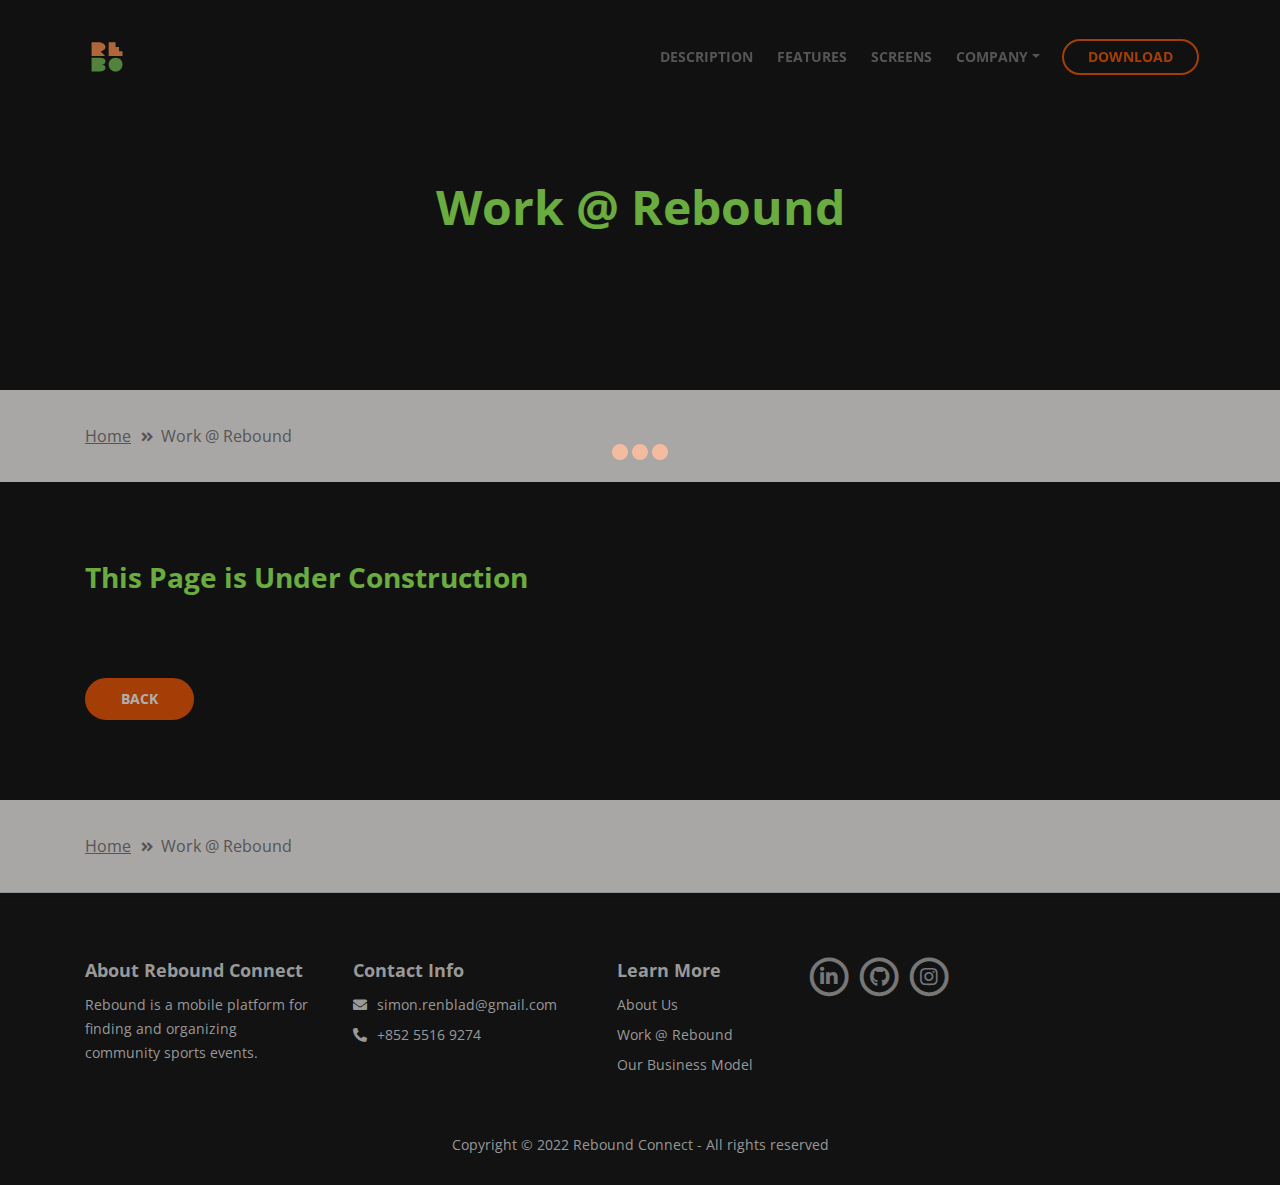
<file: work-here.html>
<!DOCTYPE html>
<html lang="en">
<head>
    <meta charset="utf-8">
    <meta name="viewport" content="width=device-width, initial-scale=1, shrink-to-fit=no">
    
    <!-- SEO Meta Tags -->
    <meta name="description" content="Sync is a landing page HTML template built with Bootstrap 4 for presenting mobile apps to the online audience and for getting visitors to become users.">
    <meta name="author" content="Inovatik">

    <!-- OG Meta Tags to improve the way the post looks when you share the page on LinkedIn, Facebook, Google+ -->
	<meta property="og:site_name" content="" /> <!-- website name -->
	<meta property="og:site" content="" /> <!-- website link -->
	<meta property="og:title" content=""/> <!-- title shown in the actual shared post -->
	<meta property="og:description" content="" /> <!-- description shown in the actual shared post -->
	<meta property="og:image" content="" /> <!-- image link, make sure it's jpg -->
	<meta property="og:url" content="" /> <!-- where do you want your post to link to -->
	<meta property="og:type" content="article" />

    <!-- Webpage Title -->
    <title>Work Here - Rebound</title>
    
    <!-- Styles -->
    <link href="https://fonts.googleapis.com/css?family=Open+Sans:400,400i,700&display=swap&subset=latin-ext" rel="stylesheet">
    <link href="css/bootstrap.css" rel="stylesheet">
    <link href="css/fontawesome-all.css" rel="stylesheet">
    <link href="css/swiper.css" rel="stylesheet">
	<link href="css/magnific-popup.css" rel="stylesheet">
    <link href="css/styles.css" rel="stylesheet">
	
	<!-- Favicon  -->
    <link rel="icon" href="images/favicon.png">
</head>
<body data-spy="scroll" data-target=".fixed-top">
    
    <!-- Preloader -->
	<div class="spinner-wrapper">
        <div class="spinner">
            <div class="bounce1"></div>
            <div class="bounce2"></div>
            <div class="bounce3"></div>
        </div>
    </div>
    <!-- end of preloader -->
    

<!-- Navigation -->
<nav class="navbar navbar-expand-lg navbar-dark navbar-custom fixed-top">
    <div class="container">
        <!-- Text Logo - Use this if you don't have a graphic logo -->
        <!-- <a class="navbar-brand logo-text page-scroll" href="index.html">Sync</a> -->

        <!-- Image Logo -->
        <a class="navbar-brand logo-image" href="index.html"><img src="images/logo.svg" alt="alternative"></a> 
        
        <!-- Mobile Menu Toggle Button -->
        <button class="navbar-toggler" type="button" data-toggle="collapse" data-target="#navbarsExampleDefault" aria-controls="navbarsExampleDefault" aria-expanded="false" aria-label="Toggle navigation">
            <span class="navbar-toggler-awesome fas fa-bars"></span>
            <span class="navbar-toggler-awesome fas fa-times"></span>
        </button>
        <!-- end of mobile menu toggle button -->

        <div class="collapse navbar-collapse" id="navbarsExampleDefault">
            <ul class="navbar-nav ml-auto">
                <li class="nav-item">
                    <a class="nav-link page-scroll" href="index.html#description">DESCRIPTION <span class="sr-only">(current)</span></a>
                </li>
                <li class="nav-item">
                    <a class="nav-link page-scroll" href="index.html#features">FEATURES</a>
                </li>
                <li class="nav-item">
                    <a class="nav-link page-scroll" href="index.html#screens">SCREENS</a>
                </li>

                <!-- Dropdown Menu -->          
                <li class="nav-item dropdown">
                    <a class="nav-link dropdown-toggle page-scroll" id="navbarDropdown" role="button" aria-haspopup="true" aria-expanded="false">COMPANY</a>
                    <div class="dropdown-menu" aria-labelledby="navbarDropdown">
                        <a class="dropdown-item" href="about-us.html"><span class="item-text">ABOUT US</span></a>
                        <div class="dropdown-divider"></div>
                        <a class="dropdown-item" href="work-here.html"><span class="item-text">OPEN POSITIONS</span></a>
                        <div class="dropdown-divider"></div>
                        <a class="dropdown-item" href="business-model.html"><span class="item-text">BUSINESS MODEL</span></a>
                    </div>
                </li>
                <!-- end of dropdown menu -->
            </ul>
            <span class="nav-item">
                <a class="btn-outline-sm page-scroll" href="index.html#download">DOWNLOAD</a>
            </span>
        </div>
    </div> <!-- end of container -->
</nav> <!-- end of navbar -->
<!-- end of navigation -->


    <!-- Header -->
    <header id="header" class="ex-header">
        <div class="container">
            <div class="row">
                <div class="col-md-12">
                    <h1>Work @ Rebound</h1>
                </div> <!-- end of col -->
            </div> <!-- end of row -->
        </div> <!-- end of container -->
    </header> <!-- end of ex-header -->
    <!-- end of header -->


        <!-- Breadcrumbs -->
        <div class="ex-basic-1">
            <div class="container">
                <div class="row">
                    <div class="col-lg-12">
                        <div class="breadcrumbs">
                            <a href="index.html">Home</a><i class="fa fa-angle-double-right"></i><span>Work @ Rebound</span>
                        </div> <!-- end of breadcrumbs -->
                    </div> <!-- end of col -->
                </div> <!-- end of row -->
            </div> <!-- end of container -->
        </div> <!-- end of ex-basic-1 -->
        <!-- end of breadcrumbs -->
    
    
        <!-- Privacy Content -->
        <div class="ex-basic-2">
            <div class="container">
                <div class="row">
                    <div class="col-lg-12">
                        <div class="text-container">
                            <h3>This Page is Under Construction</h3>
                        </div> <!-- end of text-container -->
                        <a class="btn-solid-reg" href="index.html">BACK</a>
                    </div> <!-- end of col-->
                </div> <!-- end of row -->
            </div> <!-- end of container -->
        </div> <!-- end of ex-basic-2 -->
        <!-- end of privacy content -->
    
        <!-- Breadcrumbs -->
        <div class="ex-basic-1">
            <div class="container">
                <div class="row">
                    <div class="col-lg-12">
                        <div class="breadcrumbs">
                            <a href="index.html">Home</a><i class="fa fa-angle-double-right"></i><span>Work @ Rebound</span>
                        </div> <!-- end of breadcrumbs -->
                    </div> <!-- end of col -->
                </div> <!-- end of row -->
            </div> <!-- end of container -->
        </div> <!-- end of ex-basic-1 -->
        <!-- end of breadcrumbs -->
        

    
    <!-- Footer -->
    <div class="footer">
        <div class="container">
            <div class="row">
                <div class="col-lg-12">
                    <div class="footer-col first">
                        <h5>About Rebound Connect</h5>
                        <p class="p-small">Rebound is a mobile platform for finding and organizing community sports events.</p>
                    </div> <!-- end of footer-col -->
                    <div class="footer-col second">
                        <h5>Contact Info</h5>
                        <ul class="list-unstyled li-space-lg p-small">
                            <li class="media">
                                <i class="fas fa-envelope"></i>
                                <div class="media-body">simon.renblad@gmail.com</div>
                            </li>
                            <li class="media">
                                <i class="fas fa-phone-alt"></i>
                                <div class="media-body">+852 5516 9274</div>
                            </li>
                        </ul>
                    </div> <!-- end of footer-col -->
                    <div class="footer-col third">
                        <h5>Learn More</h5>
                        <ul class="list-unstyled li-space-lg p-small">
                            <li><a href="about-us.html">About Us</a></li>
                            <li><a href="work-here.html">Work @ Rebound</a></li>
                            <li><a href="business-model.html">Our Business Model</a></li>
                        </ul>
                    </div> <!-- end of footer-col -->
                    <div class="footer-col fifth">
                        <span class="fa-stack">
                            <a href="https://www.linkedin.com/company/reboundconnects">
                                <i class="far fa-circle fa-stack-2x"></i>
                                <i class="fab fa-linkedin-in fa-stack-1x"></i>
                            </a>
                        </span>
                        <span class="fa-stack">
                            <a href="https://github.com/reboundconnect">
                                <i class="far fa-circle fa-stack-2x"></i>
                                <i class="fab fa-github fa-stack-1x"></i>
                            </a>
                        </span>
                        <span class="fa-stack">
                            <a href="#">
                                <i class="far fa-circle fa-stack-2x"></i>
                                <i class="fab fa-instagram fa-stack-1x"></i>
                            </a>
                        </span>
                    </div> <!-- end of footer-col -->
                </div> <!-- end of col -->
            </div> <!-- end of row -->
        </div> <!-- end of container -->
    </div> <!-- end of footer -->  
    <!-- end of footer -->


    <!-- Copyright -->
    <div class="copyright">
        <div class="container">
            <div class="row">
                <div class="col-lg-12">
                    <p class="p-small">Copyright © 2022 <a href="https://reboundconnect.github.io/site">Rebound Connect</a> - All rights reserved</p>
                </div> <!-- end of col -->
            </div> <!-- enf of row -->
        </div> <!-- end of container -->
    </div> <!-- end of copyright --> 
    <!-- end of copyright -->
        
    <!-- Scripts -->
    <script src="js/jquery.min.js"></script> <!-- jQuery for Bootstrap's JavaScript plugins -->
    <script src="js/popper.min.js"></script> <!-- Popper tooltip library for Bootstrap -->
    <script src="js/bootstrap.min.js"></script> <!-- Bootstrap framework -->
    <script src="js/jquery.easing.min.js"></script> <!-- jQuery Easing for smooth scrolling between anchors -->
    <script src="js/swiper.min.js"></script> <!-- Swiper for image and text sliders -->
    <script src="js/jquery.magnific-popup.js"></script> <!-- Magnific Popup for lightboxes -->
    <script src="js/validator.min.js"></script> <!-- Validator.js - Bootstrap plugin that validates forms -->
    <script src="js/scripts.js"></script> <!-- Custom scripts -->
</body>
</html>
</file>
<file: css/styles.css>
/* Template: Sync - Free Mobile App Landing Page HTML Template
   Author: Inovatik
   Created: Dec 2019
   Description: Master CSS file
*/

/*****************************************
Table Of Contents:

01. General Styles
02. Preloader
03. Navigation
04. Header
05. Small Features
06. Description 1
07. Description 1 Details Lightbox
08. Description 2
09. Features
10. Screenshots
11. Testimonials
12. Statistics
13. Download
14. Footer
15. Copyright
16. Back To Top Button
17. Extra Pages
18. Media Queries
******************************************/

/*****************************************
Colors:
- Backgrounds - light gray #f7fafd --> 121212 black
- Backgrounds - gray #e8eff6 --> F6F2F2
- Buttons - red #ff556e --> EE5500
- Headings text, navbar links - black #777 --> #97FB57
- Body text - dark gray #777
******************************************/


/******************************/
/*     01. General Styles     */
/******************************/
body,
html {
    width: 100%;
	height: 100%;
}

body, p {
	color: #777; 
	font: 400 1rem/1.75rem "Open Sans", sans-serif;
}

.p-large {
	font: 400 1.125rem/1.875rem "Open Sans", sans-serif;
}

.p-small {
	font: 400 0.875rem/1.5rem "Open Sans", sans-serif;
}

.p-heading {
	margin-bottom: 4rem;
	text-align: center;
}

h1 {
	color: #97FB57;
	font: 700 2.625rem/3.375rem "Open Sans", sans-serif;
}

h2 {
	color: #97FB57;
	font: 700 2.125rem/2.75rem "Open Sans", sans-serif;
}

h3 {
	color: #97FB57;
	font: 700 1.75rem/2.375rem "Open Sans", sans-serif;
}

h4 {
	color: #97FB57;
	font: 700 1.25rem/1.75rem "Open Sans", sans-serif;
}

h5 {
	color: #97FB57;
	font: 700 1.125rem/1.625rem "Open Sans", sans-serif;
}

h6 {
	color: #97FB57;
	font: 700 1rem/1.5rem "Open Sans", sans-serif;
}

.testimonial-text {
	font-style: italic;
}

.testimonial-author {
	font-weight: 700;
	font-size: 1rem;
	line-height: 1.5rem;
}

.li-space-lg li {
	margin-bottom: 0.625rem;
}

a {
	color: #777;
	text-decoration: underline;
}

a:hover {
	color: #777;
	text-decoration: underline;
}

a.red {
	color: #EE5500;
}

.btn-solid-reg {
	display: inline-block;
	padding: 1.1875rem 2.125rem 1.1875rem 2.125rem;
	border: 0.125rem solid #EE5500;
	border-radius: 2rem;
	background-color: #EE5500;
	color: #fff;
	font: 700 0.875rem/0 "Open Sans", sans-serif;
	text-decoration: none;
	transition: all 0.2s;
}

.btn-solid-reg:hover {
	border: 0.125rem solid #EE5500;
	background-color: transparent;
	color: #EE5500;
	text-decoration: none;
}

.btn-solid-lg {
	display: inline-block;
	padding: 1.5rem 2.375rem 1.5rem 2.375rem;
	border: 0.125rem solid #EE5500;
	border-radius: 2rem;
	background-color: #EE5500;
	color: #fff;
	font: 700 0.875rem/0 "Open Sans", sans-serif;
	text-decoration: none;
	transition: all 0.2s;
}

.btn-solid-lg:hover {
	border: 0.125rem solid #EE5500;
	background-color: transparent;
	color: #EE5500;
	text-decoration: none;
}

.btn-solid-lg .fab {
	margin-right: 0.5rem;
	font-size: 1.25rem;
	line-height: 0;
	vertical-align: top;
}

.btn-solid-lg .fab.fa-google-play {
	font-size: 1rem;
}

.btn-outline-reg {
	display: inline-block;
	padding: 1.1875rem 2.125rem 1.1875rem 2.125rem;
	border: 0.125rem solid #777;
	border-radius: 2rem;
	background-color: transparent;
	color: #777;
	font: 700 0.875rem/0 "Open Sans", sans-serif;
	text-decoration: none;
	transition: all 0.2s;
}

.btn-outline-reg:hover {
	border: 0.125rem solid #777;
	background-color: #777;
	color: #fff;
	text-decoration: none;
}

.btn-outline-lg {
	display: inline-block;
	padding: 1.5rem 2.375rem 1.5rem 2.375rem;
	border: 0.125rem solid #777;
	border-radius: 2rem;
	background-color: transparent;
	color: #777;
	font: 700 0.875rem/0 "Open Sans", sans-serif;
	text-decoration: none;
	transition: all 0.2s;
}

.btn-outline-lg:hover {
	border: 0.125rem solid #777;
	background-color: #777;
	color: #fff;
	text-decoration: none;
}

.btn-outline-sm {
	display: inline-block;
	padding: 1rem 1.5rem 1rem 1.5rem;
	border: 0.125rem solid #777;
	border-radius: 2rem;
	background-color: transparent;
	color: #777;
	font: 700 0.875rem/0 "Open Sans", sans-serif;
	text-decoration: none;
	transition: all 0.2s;
}

.btn-outline-sm:hover {
	border: 0.125rem solid #777;
	background-color: #777;
	color: #fff;
	text-decoration: none;
}

.form-group {
	position: relative;
	margin-bottom: 1.25rem;
}

.form-group.has-error.has-danger {
	margin-bottom: 0.625rem;
}

.form-group.has-error.has-danger .help-block.with-errors ul {
	margin-top: 0.375rem;
}

.label-control {
	position: absolute;
	top: 0.87rem;
	left: 1.375rem;
	color: #777;
	opacity: 1;
	font: 400 0.875rem/1.375rem "Open Sans", sans-serif;
	cursor: text;
	transition: all 0.2s ease;
}

/* IE10+ hack to solve lower label text position compared to the rest of the browsers */
@media screen and (-ms-high-contrast: active), screen and (-ms-high-contrast: none) {  
	.label-control {
		top: 0.9375rem;
	}
}

.form-control-input:focus + .label-control,
.form-control-input.notEmpty + .label-control,
.form-control-textarea:focus + .label-control,
.form-control-textarea.notEmpty + .label-control {
	top: 0.125rem;
	opacity: 1;
	font-size: 0.75rem;
	font-weight: 700;
}

.form-control-input,
.form-control-select {
	display: block; /* needed for proper display of the label in Firefox, IE, Edge */
	width: 100%;
	padding-top: 1.0625rem;
	padding-bottom: 0.0625rem;
	padding-left: 1.3125rem;
	border: 1px solid #c4d8dc;
	border-radius: 0.25rem;
	background-color: #fff;
	color: #777;
	font: 400 0.875rem/1.875rem "Open Sans", sans-serif;
	transition: all 0.2s;
	-webkit-appearance: none; /* removes inner shadow on form inputs on ios safari */
}

.form-control-select {
	padding-top: 0.5rem;
	padding-bottom: 0.5rem;
	height: 3rem;
}

/* IE10+ hack to solve lower label text position compared to the rest of the browsers */
@media screen and (-ms-high-contrast: active), screen and (-ms-high-contrast: none) {  
	.form-control-input {
		padding-top: 1.25rem;
		padding-bottom: 0.75rem;
		line-height: 1.75rem;
	}

	.form-control-select {
		padding-top: 0.875rem;
		padding-bottom: 0.75rem;
		height: 3.125rem;
		line-height: 2.125rem;
	}
}

select {
    /* you should keep these first rules in place to maintain cross-browser behavior */
    -webkit-appearance: none;
	-moz-appearance: none;
	-ms-appearance: none;
    -o-appearance: none;
    appearance: none;
    background-image: url('../images/down-arrow.png');
    background-position: 96% 50%;
    background-repeat: no-repeat;
    outline: none;
}

select::-ms-expand {
    display: none; /* removes the ugly default down arrow on select form field in IE11 */
}

.form-control-textarea {
	display: block; /* used to eliminate a bottom gap difference between Chrome and IE/FF */
	width: 100%;
	height: 8rem; /* used instead of html rows to normalize height between Chrome and IE/FF */
	padding-top: 1.25rem;
	padding-left: 1.3125rem;
	border: 1px solid #c4d8dc;
	border-radius: 0.25rem;
	background-color: #fff;
	color: #777;
	font: 400 0.875rem/1.75rem "Open Sans", sans-serif;
	transition: all 0.2s;
}

.form-control-input:focus,
.form-control-select:focus,
.form-control-textarea:focus {
	border: 1px solid #a1a1a1;
	outline: none; /* Removes blue border on focus */
}

.form-control-input:hover,
.form-control-select:hover,
.form-control-textarea:hover {
	border: 1px solid #a1a1a1;
}

input[type='checkbox'] {
	vertical-align: -10%;
	margin-right: 0.5rem;
}

/* IE10+ hack to raise checkbox field position compared to the rest of the browsers */
@media screen and (-ms-high-contrast: active), screen and (-ms-high-contrast: none) {  
	input[type='checkbox'] {
		vertical-align: -9%;
	}
}

.form-control-submit-button {
	display: inline-block;
	width: 100%;
	height: 3.125rem;
	border: 0.125rem solid #EE5500;
	border-radius: 1.5rem;
	background-color: #EE5500;
	color: #fff;
	font: 700 0.875rem/0 "Open Sans", sans-serif;
	cursor: pointer;
	transition: all 0.2s;
}

.form-control-submit-button:hover {
	border: 0.125rem solid #EE5500;
	background-color: transparent;
	color: #EE5500;
}

/* Form Success And Error Message Formatting */
#pmsgSubmit.h3.text-center.tada.animated,
#pmsgSubmit.h3.text-center {
	display: block;
	margin-bottom: 0;
	color: #EE5500;
	font-weight: 400;
	font-size: 1.125rem;
	line-height: 1rem;
}

.help-block.with-errors .list-unstyled {
	font-size: 0.75rem;
	line-height: 1.125rem;
	text-align: left;
}

.help-block.with-errors ul {
	margin-bottom: 0;
}
/* end of form success and error message formatting */

/* Form Success And Error Message Animation - Animate.css */
@-webkit-keyframes tada {
	from {
		-webkit-transform: scale3d(1, 1, 1);
		-ms-transform: scale3d(1, 1, 1);
		transform: scale3d(1, 1, 1);
	}
	10%, 20% {
		-webkit-transform: scale3d(.9, .9, .9) rotate3d(0, 0, 1, -3deg);
		-ms-transform: scale3d(.9, .9, .9) rotate3d(0, 0, 1, -3deg);
		transform: scale3d(.9, .9, .9) rotate3d(0, 0, 1, -3deg);
	}
	30%, 50%, 70%, 90% {
		-webkit-transform: scale3d(1.1, 1.1, 1.1) rotate3d(0, 0, 1, 3deg);
		-ms-transform: scale3d(1.1, 1.1, 1.1) rotate3d(0, 0, 1, 3deg);
		transform: scale3d(1.1, 1.1, 1.1) rotate3d(0, 0, 1, 3deg);
	}
	40%, 60%, 80% {
		-webkit-transform: scale3d(1.1, 1.1, 1.1) rotate3d(0, 0, 1, -3deg);
		-ms-transform: scale3d(1.1, 1.1, 1.1) rotate3d(0, 0, 1, -3deg);
		transform: scale3d(1.1, 1.1, 1.1) rotate3d(0, 0, 1, -3deg);
	}
	to {
		-webkit-transform: scale3d(1, 1, 1);
		-ms-transform: scale3d(1, 1, 1);
		transform: scale3d(1, 1, 1);
	}
}

@keyframes tada {
	from {
		-webkit-transform: scale3d(1, 1, 1);
		-ms-transform: scale3d(1, 1, 1);
		transform: scale3d(1, 1, 1);
	}
	10%, 20% {
		-webkit-transform: scale3d(.9, .9, .9) rotate3d(0, 0, 1, -3deg);
		-ms-transform: scale3d(.9, .9, .9) rotate3d(0, 0, 1, -3deg);
		transform: scale3d(.9, .9, .9) rotate3d(0, 0, 1, -3deg);
	}
	30%, 50%, 70%, 90% {
		-webkit-transform: scale3d(1.1, 1.1, 1.1) rotate3d(0, 0, 1, 3deg);
		-ms-transform: scale3d(1.1, 1.1, 1.1) rotate3d(0, 0, 1, 3deg);
		transform: scale3d(1.1, 1.1, 1.1) rotate3d(0, 0, 1, 3deg);
	}
	40%, 60%, 80% {
		-webkit-transform: scale3d(1.1, 1.1, 1.1) rotate3d(0, 0, 1, -3deg);
		-ms-transform: scale3d(1.1, 1.1, 1.1) rotate3d(0, 0, 1, -3deg);
		transform: scale3d(1.1, 1.1, 1.1) rotate3d(0, 0, 1, -3deg);
	}
	to {
		-webkit-transform: scale3d(1, 1, 1);
		-ms-transform: scale3d(1, 1, 1);
		transform: scale3d(1, 1, 1);
	}
}

.tada {
	-webkit-animation-name: tada;
	animation-name: tada;
}

.animated {
	-webkit-animation-duration: 1s;
	animation-duration: 1s;
	-webkit-animation-fill-mode: both;
	animation-fill-mode: both;
}
/* end of form success and error message animation - Animate.css */

/* Fade-move Animation For Details Lightbox - Magnific Popup */
/* at start */
.my-mfp-slide-bottom .zoom-anim-dialog {
	opacity: 0;
	transition: all 0.2s ease-out;
	-webkit-transform: translateY(-1.25rem) perspective(37.5rem) rotateX(10deg);
	-ms-transform: translateY(-1.25rem) perspective(37.5rem) rotateX(10deg);
	transform: translateY(-1.25rem) perspective(37.5rem) rotateX(10deg);
}

/* animate in */
.my-mfp-slide-bottom.mfp-ready .zoom-anim-dialog {
	opacity: 1;
	-webkit-transform: translateY(0) perspective(37.5rem) rotateX(0); 
	-ms-transform: translateY(0) perspective(37.5rem) rotateX(0); 
	transform: translateY(0) perspective(37.5rem) rotateX(0); 
}

/* animate out */
.my-mfp-slide-bottom.mfp-removing .zoom-anim-dialog {
	opacity: 0;
	-webkit-transform: translateY(-0.625rem) perspective(37.5rem) rotateX(10deg); 
	-ms-transform: translateY(-0.625rem) perspective(37.5rem) rotateX(10deg); 
	transform: translateY(-0.625rem) perspective(37.5rem) rotateX(10deg); 
}

/* dark overlay, start state */
.my-mfp-slide-bottom.mfp-bg {
	opacity: 0;
	transition: opacity 0.2s ease-out;
}

/* animate in */
.my-mfp-slide-bottom.mfp-ready.mfp-bg {
	opacity: 0.8;
}
/* animate out */
.my-mfp-slide-bottom.mfp-removing.mfp-bg {
	opacity: 0;
}
/* end of fade-move animation for details lightbox - magnific popup */

/* Fade Animation For Image Lightbox - Magnific Popup */
@-webkit-keyframes fadeIn {
	from {
		opacity: 0;
	}
	to {
		opacity: 1;
	}
}

@keyframes fadeIn {
	from {
		opacity: 0;
	}
	to {
		opacity: 1;
	}
}

.fadeIn {
	-webkit-animation: fadeIn 0.6s;
	animation: fadeIn 0.6s;
}

@-webkit-keyframes fadeOut {
	from {
		opacity: 1;
	}
	to {
		opacity: 0;
	}
}

@keyframes fadeOut {
	from {
		opacity: 1;
	}
	to {
		opacity: 0;
	}
}

.fadeOut {
	-webkit-animation: fadeOut 0.8s;
	animation: fadeOut 0.8s;
}
/* end of fade animation for details lightbox - magnific popup */


/*************************/
/*     02. Preloader     */
/*************************/
.spinner-wrapper {
	position: fixed;
	z-index: 999999;
	top: 0;
	right: 0;
	bottom: 0;
	left: 0;
	background: #121212;
}

.spinner {
	position: absolute;
	top: 50%; /* centers the loading animation vertically one the screen */
	left: 50%; /* centers the loading animation horizontally one the screen */
	width: 3.75rem;
	height: 1.25rem;
	margin: -0.625rem 0 0 -1.875rem; /* is width and height divided by two */ 
	text-align: center;
}

.spinner > div {
	display: inline-block;
	width: 1rem;
	height: 1rem;
	border-radius: 100%;
	background-color: #EE5500;
	-webkit-animation: sk-bouncedelay 1.4s infinite ease-in-out both;
	animation: sk-bouncedelay 1.4s infinite ease-in-out both;
}

.spinner .bounce1 {
	-webkit-animation-delay: -0.32s;
	animation-delay: -0.32s;
}

.spinner .bounce2 {
	-webkit-animation-delay: -0.16s;
	animation-delay: -0.16s;
}

@-webkit-keyframes sk-bouncedelay {
	0%, 80%, 100% { -webkit-transform: scale(0); }
	40% { -webkit-transform: scale(1.0); }
}

@keyframes sk-bouncedelay {
	0%, 80%, 100% { 
		-webkit-transform: scale(0);
		-ms-transform: scale(0);
		transform: scale(0);
	} 40% { 
		-webkit-transform: scale(1.0);
		-ms-transform: scale(1.0);
		transform: scale(1.0);
	}
}


/**************************/
/*     03. Navigation     */
/**************************/
.navbar-custom {
	background-color: #121212;
	box-shadow: 0 0.0625rem 0.375rem 0 rgba(0, 0, 0, 0.1);
	font: 700 0.875rem/0.875rem "Open Sans", sans-serif;
	transition: all 0.2s;
}

.navbar-custom .navbar-brand.logo-image img {
    width: 2.25rem;
	height: 2.25rem;
}

.navbar-custom .navbar-brand.logo-text {
	font: 700 2rem/1rem "Open Sans", sans-serif;
	color: #777;
	text-decoration: none;
}

.navbar-custom .navbar-nav {
	margin-top: 0.75rem;
	margin-bottom: 0.5rem;
}

.navbar-custom .nav-item .nav-link {
	padding: 0.625rem 0.75rem;
	color: #777;
	text-decoration: none;
	transition: all 0.2s ease;
}

.navbar-custom .nav-item .nav-link:hover,
.navbar-custom .nav-item .nav-link.active {
	color: #EE5500;
}

/* Dropdown Menu */
.navbar-custom .dropdown:hover > .dropdown-menu {
	display: block; /* this makes the dropdown menu stay open while hovering it */
	min-width: auto;
	animation: fadeDropdown 0.2s; /* required for the fade animation */
}

@keyframes fadeDropdown {
    0% {
        opacity: 0;
    }

    100% {
        opacity: 1;
    }
}

.navbar-custom .dropdown-toggle {
	cursor: default;
}

.navbar-custom .dropdown-toggle:focus { /* removes dropdown outline on focus */
	outline: 0;
}

.navbar-custom .dropdown-menu {
	margin-top: 0;
	border: none;
	border-radius: 0.25rem;
	background-color: #121212;
}

.navbar-custom .dropdown-item {
	color: #777;
	text-decoration: none;
}

.navbar-custom .dropdown-item:hover {
	background-color: #121212;
}

.navbar-custom .dropdown-item .item-text {
	font: 700 0.875rem/0.875rem "Open Sans", sans-serif;
}

.navbar-custom .dropdown-item:hover .item-text {
	color: #EE5500;
}

.navbar-custom .dropdown-divider {
	width: 100%;
	height: 1px;
	margin: 0.75rem auto 0.725rem auto;
	border: none;
	background-color: #c4d8dc;
	opacity: 0.2;
}
/* end of dropdown menu */

.navbar-custom .nav-item .btn-outline-sm {
	margin-top: 0.125rem;
	margin-bottom: 1.375rem;
	margin-left: 0.5rem;
	border: 0.125rem solid #EE5500;
	color: #EE5500;
}

.navbar-custom .nav-item .btn-outline-sm:hover {
	border: 0.125rem solid #EE5500;
	background-color: #EE5500;
	color: #fff;
}

.navbar-custom .navbar-toggler {
	padding: 0;
	border: none;
	color: #777;
	font-size: 2rem;
}

.navbar-custom button[aria-expanded='false'] .navbar-toggler-awesome.fas.fa-times{
	display: none;
}

.navbar-custom button[aria-expanded='false'] .navbar-toggler-awesome.fas.fa-bars{
	display: inline-block;
}

.navbar-custom button[aria-expanded='true'] .navbar-toggler-awesome.fas.fa-bars{
	display: none;
}

.navbar-custom button[aria-expanded='true'] .navbar-toggler-awesome.fas.fa-times{
	display: inline-block;
	margin-right: 0.125rem;
}


/*********************/
/*    04. Header     */
/*********************/
.header {
	position: relative;
	overflow: hidden;
	padding-top: 8rem;
	padding-bottom: 3rem;
	background-color: #121212;
	text-align: center;
}

.header .text-container {
	margin-bottom: 3rem;
}

.header h1 {
	margin-bottom: 1rem;
}

.header .p-heading {
	margin-bottom: 2rem;
}

.header .btn-solid-lg {
	margin-right: 0.5rem;
	margin-bottom: 1.125rem;
	margin-left: 0.5rem;
}

.header .deco-white-circle-1,
.header .deco-white-circle-2,
.header .deco-blue-circle,
.header .deco-yellow-circle,
.header .deco-green-diamond {
	display: none;
}


/******************************/
/*     05. Small Features     */
/******************************/
.cards-1 {
	padding-top: 1rem;
	padding-bottom: 2rem;
	background-color: #121212;
	text-align: center;
}

.cards-1 .card {
	max-width: 11rem;
	margin-right: auto;
	margin-bottom: 3rem;
	margin-left: auto;
	padding: 0;
	border: none;
	background-color: transparent;
}

.cards-1 .card-image {
	width: 7.5rem;
	height: 7.5rem;
	margin-right: auto;
	margin-bottom: 1.5rem;
	margin-left: auto;
	border-radius: 50%;
	background-color: #121212;
}

.cards-1 .card-image .fas {
	color: #ee5500;
	font-size: 3.25rem;
	line-height: 7.5rem;
}

.cards-1 .card-image.green {
	background-color: #daf4ef;
}

.cards-1 .card-image.green .fas {
	color: #19ca94;
}

.cards-1 .card-image.red {
	background-color: #f8e5ea;
}

.cards-1 .card-image.red .fas {
	color: #EE5500;
}

.cards-1 .card-image.yellow {
	background-color: #f8f1de;
}

.cards-1 .card-image.yellow .fas {
	color: #ffb30f;
}

.cards-1 .card-image.blue {
	background-color: #e1f2fa;
}

.cards-1 .card-image.blue .fas {
	color: #50b9e8;
}

.cards-1 .card-body {
	padding: 0;
}

.cards-1 .card-title {
	margin-bottom: 0.5rem;
}


/*****************************/
/*     06. Description 1     */
/*****************************/
.basic-1 {
	padding-top: 3rem;
	padding-bottom: 8rem;
	background-color: #121212;
}

.basic-1 .image-container {
	margin-bottom: 5rem;
}

.basic-1 h2 {
	margin-bottom: 1.5rem;
}

.basic-1 .list-unstyled {
	margin-bottom: 1.75rem;
}

.basic-1 .list-unstyled .fas {
	color: #777;
	font-size: 0.5rem;
	line-height: 1.75rem;
}

.basic-1 .list-unstyled .media-body {
	margin-left: 0.5rem;
}


/**********************************************/
/*     07. Description 1 Details Lightbox     */
/**********************************************/
.lightbox-basic {
	position: relative;
	max-width: 71.875rem;
	margin: 2.5rem auto;
	padding: 3rem 1rem;
	background-color: #fff;
	text-align: left;
}

.lightbox-basic .image-container {
	margin-bottom: 3rem;
	text-align: center;
}

.lightbox-basic h3 {
	margin-bottom: 0.5rem;
}

.lightbox-basic hr {
	width: 2.75rem;
	margin-top: 0.125rem;
	margin-bottom: 1rem;
	margin-left: 0;
	border-top: 0.125rem solid #e0e0e0;
}

.lightbox-basic h4 {
	margin-top: 1.75rem;
	margin-bottom: 0.625rem;
}

.lightbox-basic .list-unstyled {
	margin-bottom: 1.5rem;
}

.lightbox-basic .list-unstyled .far {
	color: #19ca94;
	font-size: 1.125rem;
	line-height: 1.75rem;
}

.lightbox-basic .list-unstyled .media-body {
	margin-left: 0.625rem;
}

.lightbox-basic .list-unstyled {
	margin-bottom: 1.5rem;
}

/* Action Button */
.lightbox-basic .btn-solid-reg.mfp-close {
	position: relative;
	width: auto;
	height: auto;
	color: #fff;
	opacity: 1;
}

.lightbox-basic .btn-solid-reg.mfp-close:hover {
	color: #EE5500;
}
/* end of action Button */

/* Back Button */
.lightbox-basic .btn-outline-reg.mfp-close.as-button {
	position: relative;
	display: inline-block;
	width: auto;
	height: auto;
	margin-left: 0.375rem;
	padding: 1.25rem 2.25rem 1.25rem 2.25rem;
	border: 0.125rem solid #777;
	color: #777;
	opacity: 1;
}

.lightbox-basic .btn-outline-reg.mfp-close.as-button:hover {
	color: #fff;
}
/* end of back button */

/* Close X Button */
.lightbox-basic button.mfp-close.x-button {
	position: absolute;
	top: -0.125rem;
	right: -0.125rem;
	width: 2.75rem;
	height: 2.75rem;
	color: #777;
}
/* end of close x button */


/****************************/
/*     08. Description 2    */
/****************************/
.tabs {
	padding-top: 8rem;
	padding-bottom: 8rem;
	background-color: #F6F2F2;
}

.tabs .tabs-container {
	margin-bottom: 5rem;
}

.tabs .nav-tabs {
	margin-bottom: 1.125rem;
	border: none;
}

.tabs .nav-item {
	width: 100%;
	margin-bottom: 0.75rem;
	text-align: center;
}

.tabs .nav-link {
	padding: 0.5rem 1.5rem;
	border-radius: 0;
	background-color: #121212;
	color: #777;
	font-weight: 700;
	font-size: 1.125rem;
	text-decoration: none;
	transition: all 0.2s ease;
}

.tabs .nav-link.active {
	background-color: #97FB57;
	color: #333;
}

.tabs .nav-link:hover {
	background-color: #97FB57;
	color: #333;
}

.tabs .nav-link .fas,
.tabs .nav-link .far {
	margin-right: 0.375rem;
}

.tabs .li-space-lg li {
	margin-bottom: 0.875rem;
}

.tabs .list-unstyled .fas,
.tabs .list-unstyled .far {
	color: #19ca94;
	font-size: 1.125rem;
	line-height: 1.75rem;
}

.tabs .list-unstyled .media-body {
	margin-left: 0.625rem;
}

.tabs #tab-1 .list-unstyled {
	margin-bottom: 1.5rem;
}

.tabs #tab-1 .btn-solid-reg {
	margin-right: 0.5rem;
}


/************************/
/*     09. Features     */
/************************/
.basic-2 {
	padding-top: 7rem;
	padding-bottom: 5rem;
	background-color: #121212;
}

.basic-2 h2 {
	margin-bottom: 0.875rem;
	text-align: center;
}

.basic-2 .li-space-lg li {
	margin-bottom: 1.375rem;
}

.basic-2 .li-space-lg.first li:last-of-type  {
	margin-bottom: 4rem;
}

.basic-2 .fa-stack {
	width: 2em;
	margin-right: 0.625rem;
	font-size: 1.25rem;
}

.basic-2 .fa-stack-2x {
	color: #e50;
}

.basic-2 .fa-stack-2x.green {
	color: #19ca94;
}

.basic-2 .fa-stack-2x.red {
	color: #EE5500;
}

.basic-2 .fa-stack-2x.yellow {
	color: #ffb30f;
}

.basic-2 .fa-stack-2x.blue {
	color: #50b9e8;
}

.basic-2 .fa-stack-1x {
	color: #e50;
}

.basic-2 .media-body h4 {
	margin-bottom: 0.25rem;
}

.basic-2 img {
	display: block;
	width: 100%;
	max-width: 20rem;
	margin-right: auto;
	margin-bottom: 5rem;
	margin-left: auto;
}


/***************************/
/*     10. Screenshots     */
/***************************/
.slider {
	padding-top: 8rem;
	padding-bottom: 8rem;
	background-color: #F6F2F2;
}

.slider .slider-container {
	position: relative;
}

.slider .swiper-container {
	position: static;
	width: 90%;
	text-align: center;
}

.slider .swiper-button-prev,
.slider .swiper-button-next {
	top: 50%;
	width: 1.125rem;
}

.slider .swiper-button-prev:focus,
.slider .swiper-button-next:focus {
	/* even if you can't see it chrome you can see it on mobile device */
	outline: none;
}

.slider .swiper-button-prev {
	left: -0.5rem;
	background-image: url("data:image/svg+xml;charset=utf-8,%3Csvg%20xmlns%3D'http%3A%2F%2Fwww.w3.org%2F2000%2Fsvg'%20viewBox%3D'0%200%2028%2044'%3E%3Cpath%20d%3D'M0%2C22L22%2C0l2.1%2C2.1L4.2%2C22l19.9%2C19.9L22%2C44L0%2C22L0%2C22L0%2C22z'%20fill%3D'%23777777'%2F%3E%3C%2Fsvg%3E");
	background-size: 1.125rem 1.75rem;
}

.slider .swiper-button-next {
	right: -0.5rem;
	background-image: url("data:image/svg+xml;charset=utf-8,%3Csvg%20xmlns%3D'http%3A%2F%2Fwww.w3.org%2F2000%2Fsvg'%20viewBox%3D'0%200%2028%2044'%3E%3Cpath%20d%3D'M27%2C22L27%2C22L5%2C44l-2.1-2.1L22.8%2C22L2.9%2C2.1L5%2C0L27%2C22L27%2C22z'%20fill%3D'%23777777'%2F%3E%3C%2Fsvg%3E");
	background-size: 1.125rem 1.75rem;
}


/****************************/
/*     11. Testimonials     */
/****************************/
.cards-2 {
	padding-top: 7rem;
	padding-bottom: 3rem;
	background-color: #121212;
	text-align: center;
}

.cards-2 h2 {
	margin-bottom: 3.25rem;
}

.cards-2 .card {
	max-width: 22rem;
	margin-right: auto;
	margin-bottom: 4.75rem;
	margin-left: auto;
	border: 0;
	background-color: transparent;
}

.cards-2 .fa-star {
	margin-right: 0.25rem;
	color: #ffb30f;
	font-size: 1.375rem;
}

.cards-2 .testimonial-line {
	width: 3rem;
	margin-bottom: 1rem;
	border-top: 0.125rem solid #e0e0e0;
}

.cards-2 .card-body {
	padding: 0;
}

.cards-2 .testimonial-text {
	margin-bottom: 0.625rem;
}

.cards-2 .testimonial-author {
	color: #777;
}

.cards-2 .image-container {
	margin-bottom: 5.25rem;
	padding: 2.5rem 2rem 0 2rem;
	border-radius: 0.5rem;
	background-color: #fff;
}

.cards-2 .image-container img {
	margin-right: 1rem;
	margin-bottom: 2.5rem;
	margin-left: 1rem;
}


/**************************/
/*     12. Statistics     */
/**************************/
.counter {
	padding-top: 8rem;
	padding-bottom: 5rem;
	background-color: #F6F2F2;
	text-align: center;
}

.counter #counter {
	margin-bottom: 0.75rem;
}

.counter #counter .cell {
	display: inline-block;
	width: 6.25rem;
	margin-right: 1.5rem;
	margin-bottom: 2rem;
	margin-left: 1.5rem;
	vertical-align: top;
}

.counter #counter .fas {
	margin-bottom: 0.875rem;
	font-size: 2.5rem;
	color: #aa7eec;
}

.counter #counter .fas.green {
	color: #19ca94;
}

.counter #counter .fas.red {
	color: #EE5500;
}

.counter #counter .fas.yellow {
	color: #ffb30f;
}

.counter #counter .fas.blue {
	color: #50b9e8;
}

.counter #counter .counter-value {
	color: #777;
	font-weight: 700;
	font-size: 3.5rem;
	line-height: 4.25rem;
	vertical-align: middle;
}

.counter #counter .counter-info {
	margin-bottom: 0;
	vertical-align: middle;
}


/************************/
/*     13. Download     */
/************************/
.basic-3 {
	position: relative;
	overflow: hidden;
	padding-top: 8rem;
	padding-bottom: 8rem;
	background-color: #121212;
	text-align: center;
}

.basic-3 .image-container {
	margin-bottom: 2rem;
}

.basic-3 .p-large {
	margin-bottom: 1.75rem;
}

.basic-3 .btn-solid-lg {
	margin-right: 0.5rem;
	margin-bottom: 1.125rem;
	margin-left: 0.5rem;
}

.basic-3 .deco-white-circle-1,
.basic-3 .deco-white-circle-2,
.basic-3 .deco-blue-circle,
.basic-3 .deco-yellow-circle,
.basic-3 .deco-green-diamond {
	display: none;
}



/**********************/
/*     14. Footer     */
/**********************/
.footer {
	padding-top: 4rem;
	padding-bottom: 1rem;
	border-top: 1px solid #c8d4d6;
	background-color: #121212;
}

.footer p,
.footer h5,
.footer ul,
.footer a {
	color: #999;
}

.footer a {
	text-decoration: none;
}

.footer .footer-col {
	display: inline-block;
	width: 14.5rem;
    margin-right: 1rem;
	margin-bottom: 1.5rem;
    vertical-align: top;
}

.footer h5 {
	margin-bottom: 0.625rem;
}

.footer .li-space-lg li {
	margin-bottom: 0.375rem;
}

.footer .list-unstyled .fab,
.footer .list-unstyled .fas {
	width: 0.875rem;
	font-size: 0.875rem;
	line-height: 1.5rem;
}

.footer .list-unstyled .media-body {
	margin-left: 0.625rem;
}

.footer .fa-stack {
	width: 2em;
	margin-bottom: 0.75rem;
	margin-right: 0.375rem;
	font-size: 1.25rem;
}

.footer .fa-stack .fa-stack-1x {
    color: #777;
	transition: all 0.2s ease;
}

.footer .fa-stack .fa-stack-2x {
	color: #777;
	transition: all 0.2s ease;
}

.footer .fa-stack:hover .fa-stack-1x {
	color: #e50;
}

.footer .fa-stack:hover .fa-stack-2x {
    color: #e50;
}


/*************************/
/*     15. Copyright     */
/*************************/
.copyright {
	padding-bottom: 0.75rem;
	background-color: #121212;
	text-align: center;
}

.copyright p,
.copyright a {
	color: #999;
}

.copyright a {
	text-decoration: none;
}


/**********************************/
/*     16. Back To Top Button     */
/**********************************/
a.back-to-top {
	position: fixed;
	z-index: 999;
	right: 0.75rem;
	bottom: 0.75rem;
	display: none;
	width: 2.625rem;
	height: 2.625rem;
	border-radius: 1.875rem;
	background: #777 url("../images/up-arrow.png") no-repeat center 47%;
	background-size: 1.125rem 1.125rem;
	text-indent: -9999px;
}

a:hover.back-to-top {
	background-color: #777; 
}


/***************************/
/*     17. Extra Pages     */
/***************************/
.ex-header {
	padding-top: 8rem;
	padding-bottom: 5rem;
	background-color: #121212;
	text-align: center;
}

.ex-basic-1 {
	padding-top: 2rem;
	padding-bottom: 0.875rem;
	background-color: #F6F2F2;
}

.ex-basic-1 .breadcrumbs {
	margin-bottom: 1.125rem;
}

.ex-basic-1 .breadcrumbs .fa {
	margin-right: 0.5rem;
	margin-left: 0.625rem;
	font-size: 0.875rem;
}

.ex-basic-2 {
	padding-top: 4.75rem;
	padding-bottom: 4rem;
	background-color: #121212;
}

.ex-basic-2 h3 {
	margin-bottom: 1rem;
}

.ex-basic-2 .text-container {
	margin-bottom: 3.625rem;
}

.ex-basic-2 .text-container.last {
	margin-bottom: 0;
}

.ex-basic-2 .text-container.dark {
	padding: 1.625rem 1.5rem 0.75rem 2rem;
	background-color: #F6F2F2;
}

.ex-basic-2 .image-container-large {
	margin-bottom: 4rem;
}

.ex-basic-2 .image-container-large img {
	border-radius: 0.375rem;
}

.ex-basic-2 .image-container-small img {
	border-radius: 0.375rem;
}

.ex-basic-2 .list-unstyled .fas {
	color: #777;
	font-size: 0.5rem;
	line-height: 1.75rem;
}

.ex-basic-2 .list-unstyled .media-body {
	margin-left: 0.625rem;
}

.ex-basic-2 .form-container {
	margin-top: 3rem;
}

.ex-basic-2 .btn-solid-reg {
	margin-top: 1.5rem;
}


/*****************************/
/*     18. Media Queries     */
/*****************************/	
/* Min-width 768px */
@media (min-width: 768px) {
	
	/* Header */
	.header .text-container {
		margin-bottom: 6rem;
	}

	.header .btn-solid-lg {
		margin-bottom: 0;
		margin-left: 0;
	}
	/* end of header */


	/* Small Features */
	.cards-1 .card {
		display: inline-block;
		margin-right: 1rem;
		margin-left: 1rem;
		width: 11rem;
		max-width: 100%;
		vertical-align: top;
	}
	/* end of small features */


	/* Description 2 */
	.tabs .nav-item {
		width: auto;
		margin-right: 0.625rem;
	}
	/* end of description 2 */


	/* Screenshots */
	.slider .swiper-button-prev {
		left: -0.625rem;
	}
	
	.slider .swiper-button-next {
		right: -0.625rem;
	}
	/* end of screenshots */


	/* Download */
	.basic-3 .btn-solid-lg {
		margin-bottom: 0;
		margin-left: 0;
	}
	/* end of download */


	/* Extra Pages */
	.ex-header {
		padding-top: 11rem;
		padding-bottom: 9rem;
	}

	.ex-basic-2 .text-container.dark {
		padding: 2.5rem 3rem 2rem 3rem;
	}

	.ex-basic-2 .form-container {
		margin-top: 0;
	}
	/* end of extra pages */
}
/* end of min-width 768px */


/* Min-width 992px */
@media (min-width: 992px) {
	
	/* General Styles */
	.p-heading {
		width: 80%;
		margin-right: auto;
		margin-left: auto;
	}

	h1 {
		font-size: 3rem;
		line-height: 3.875rem;
	}
	
	h2 {
		font-size: 2.5rem;
		line-height: 3.25rem;
	}
	/* end of general styles */


	/* Navigation */
	.navbar-custom {
		padding: 2.125rem 1.5rem 2.125rem 2rem;
        background: transparent;
		box-shadow: none;
	}
	
	.navbar-custom .navbar-nav {
		margin-top: 0;
		margin-bottom: 0;
	}

	.navbar-custom .nav-item .nav-link {
		padding: 0.25rem 0.75rem;
	}
	
	.navbar-custom.top-nav-collapse {
        padding: 0.5rem 1.5rem 0.5rem 2rem;
		background-color: #121212;
		box-shadow: 0 0.0625rem 0.375rem 0 rgba(0, 0, 0, 0.1);
	}

	.navbar-custom.top-nav-collapse .nav-item .nav-link {
		color: #777;
	}

	.navbar-custom.top-nav-collapse .nav-item .nav-link:hover,
	.navbar-custom.top-nav-collapse .nav-item .nav-link.active {
		color: #EE5500;
	}

	.navbar-custom .dropdown-menu {
		padding-top: 1rem;
		padding-bottom: 1rem;
		border-top: 0.75rem solid rgba(0, 0, 0, 0);
		border-radius: 0.25rem;
		box-shadow: 0 0.375rem 0.375rem 0 rgba(0, 0, 0, 0.1);
	}

	.navbar-custom.top-nav-collapse .dropdown-menu {
		border-top: 0.75rem solid rgba(0, 0, 0, 0);
		box-shadow: 0 0.375rem 0.375rem 0 rgba(0, 0, 0, 0.1);
	}

	.navbar-custom .dropdown-item {
		padding-top: 0.25rem;
		padding-bottom: 0.25rem;
	}

	.navbar-custom .dropdown-divider {
		width: 84%;
	}

	.navbar-custom .nav-item .btn-outline-sm {
		margin-top: 0;
		margin-bottom: 0;
		margin-left: 0.625rem;
	}
	/* end of navigation */


	/* Header */
	.header {
		padding-top: 12rem;
	}

	.header h1 {
		font-size: 4rem;
		line-height: 4.875rem;
		letter-spacing: -1px;
	}

	.header .deco-white-circle-1 {
		position: absolute;
		top: 26rem;
		left: -12rem;
		display: block;
		width: 22rem;
		height: 22rem;
	}

	.header .deco-white-circle-2 {
		position: absolute;
		top: 19rem;
		right: -12rem;
		display: block;
		width: 20rem;
		height: 20rem;
	}

	.header .deco-blue-circle {
		position: absolute;
		top: 28rem;
		left: 5rem;
		display: block;
		width: 5rem;
		height: 5rem;
	}

	.header .deco-yellow-circle {
		position: absolute;
		top: 9rem;
		right: 7rem;
		display: block;
		width: 1.5rem;
		height: 1.5rem;
	}

	.header .deco-green-diamond {
		position: absolute;
		top: 9rem;
		left: 4rem;
		display: block;
		width: 1rem;
		height: 1rem;
	}
	/* end of header */


	/* Description 1 */
	.basic-1 .image-container {
		margin-bottom: 0;
	}
	/* end of description 1 */


	/* Description 1 Details Lightbox */
	.lightbox-basic {
		padding: 3rem 3rem;
	}

	.lightbox-basic .image-container {
		margin-bottom: 0;
		text-align: left;
	}
	/* end of description 1 details lightbox */


	/* Description 2 */
	.tabs .tabs-container {
		margin-bottom: 0;
	}
	/* end of description 2 */


	/* Features */
	.basic-2 {
		padding-bottom: 8rem;
	}

	.basic-2 .list-unstyled {
		margin-top: 2.5rem;
	}

	.basic-2 .li-space-lg li {
		margin-bottom: 1.875rem;
	}

	.basic-2 .li-space-lg.first li:last-of-type  {
		margin-bottom: 1.875rem;
	}
	
	.basic-2 .fa-stack {
		margin-right: 1rem;
		font-size: 2.25rem;
	}

	.basic-2 .fa-stack .fa-stack-1x {
		font-size: 1.75rem;
	}

	.basic-2 .first .fa-stack {
		position: absolute;
		right: 0;
	}

	.basic-2 .first .media-body {
		max-width: 12.625rem;
		text-align: right;
	}

	.basic-2 img {
		max-width: 100%;
		margin-bottom: 0;
	}
	/* end of features */

	
	/* Screenshots */
	.slider .swiper-button-prev {
		left: 0;
	}
	
	.slider .swiper-button-next {
		right: 0;
	}
	/* end of screenshots */


	/* Testimonials */
	.cards-2 .card {
		display: inline-block;
		width: 18.125rem;
		max-width: 100%;
		margin-right: 0.5rem;
		margin-left: 0.5rem;
		vertical-align: top;
	}

	.cards-2 .card:first-of-type {
		margin-left: 0;
	}

	.cards-2 .card:last-of-type {
		margin-right: 0;
	}
	/* end of testimonials */


	/* Statistics */
	.counter #counter .cell {
		width: 8.25rem;
	}

	.counter #counter .fas {
		font-size: 3rem;
	}
	
	.counter #counter .counter-value {
		font-size: 4rem;
		line-height: 4.875rem;	
	}
	/* end of statistics */


	/* Download */
	.basic-3 .p-large {
		width: 51rem;
		margin-right: auto;
		margin-left: auto;
	}

	.basic-3 .deco-white-circle-1 {
		position: absolute;
		top: 23rem;
		left: -12rem;
		display: block;
		width: 20rem;
		height: 20rem;
	}

	.basic-3 .deco-white-circle-2 {
		position: absolute;
		top: 7rem;
		right: -12.5rem;
		display: block;
		width: 20rem;
		height: 20rem;
	}

	.basic-3 .deco-blue-circle {
		position: absolute;
		top: 15rem;
		right: 5rem;
		display: block;
		width: 5rem;
		height: 5rem;
	}

	.basic-3 .deco-yellow-circle {
		position: absolute;
		top: 31rem;
		left: 6.5rem;
		display: block;
		width: 2.5rem;
		height: 2.5rem;
	}

	.basic-3 .deco-green-diamond {
		position: absolute;
		top: 8rem;
		right: 12.5rem;
		display: block;
		width: 1rem;
		height: 1rem;
	}
	/* end of download */


	/* Footer */
	.footer .footer-col.first {
		display: none;
	}

	.footer .footer-col.third,
	.footer .footer-col.fourth {
		width: 11.5rem;
	}
	/* end of footer */


	/* Extra Pages */
	.ex-header h1 {
		width: 80%;
		margin-right: auto;
		margin-left: auto;
	}

	.ex-basic-2 {
		padding-bottom: 5rem;
	}
	/* end of extra pages */
}
/* end of min-width 992px */


/* Min-width 1200px */
@media (min-width: 1200px) {
	
	/* Header */
	.header .image-container {
		width: 58.0625rem;
		height: 36.125rem;
		margin-right: auto;
		margin-left: auto;
	}

	.header .deco-white-circle-1 {
		top: 14rem;
		left: -27rem;
		width: 40rem;
		height: 40rem;
	}

	.header .deco-white-circle-2 {
		right: -15rem;
		width: 25.5rem;
		height: 25.5rem;
	}

	.header .deco-blue-circle {
		top: 29rem;
		left: 10rem;
		width: 6rem;
		height: 6rem;
	}

	.header .deco-yellow-circle {
		top: 13.5rem;
		right: 8%;
		width: 2.5rem;
		height: 2.5rem;
	}

	.header .deco-green-diamond {
		top: 7rem;
		left: 18%;
		width: 1.25rem;
		height: 1.25rem;
	}
	/* end of header */


	/* Small Features */
	.cards-1 .card:first-of-type {
		margin-left: 0;
	}
	
	.cards-1 .card:last-of-type {
		margin-right: 0;
	}
	/* end of small features */


	/* Description 1 */
	.basic-1 .image-container {
		margin-right: 2.5rem;
		width: 31.0625rem;
		height: 36.625rem;
	}

	.basic-1 .text-container {
		margin-top: 5rem;
		margin-left: 2.5rem;
	}
	/* end of description 1 */


	/* Dscription 1 Details Lightbox */
	.lightbox-basic .image-container {
		margin-right: 1.5rem;
	}
	/* end of description 1 details lightbox */


	/* Description 2 */
	.tabs .image-container {
		margin-left: 2.5rem;
		width: 31.0625rem;
		height: 36.625rem;
	}

	.tabs .tabs-container {
		margin-top: 6rem;
		margin-right: 2.5rem;
	}
	/* end of description 2 */


	/* Features */
	.basic-2 .list-unstyled {
		margin-top: 4.5rem;
	}

	.basic-2 .li-space-lg li {
		margin-bottom: 2.875rem;
	}

	.basic-2 .first .media-body {
		max-width: 16.375rem;
		margin-right: 5.75rem;
		margin-left: auto;
	}

	.basic-2 img {
		width: 18.75rem;
		height: 39.8125rem;
	}
	/* end of features */


	/* Screenshots */
	.slider .swiper-container {
		width: 100%;
	}

	.slider .swiper-button-prev {
		left: -2.25rem;
		width: 1.375rem;
		background-size: 1.375rem 2.125rem;
	}
	
	.slider .swiper-button-next {
		right: -2.25rem;
		width: 1.375rem;
		background-size: 1.375rem 2.125rem;
	}
	/* end of screenshots */


	/* Testimonials */
	.cards-2 .card {
		width: 21rem;
		margin-right: 1.375rem;
		margin-left: 1.375rem;
	}

	.cards-2 .image-container img {
		margin-right: 1.25rem;
		margin-left: 1.25rem;
	}
	/* end of testimonials */


	/* Statistics */
	.counter #counter .cell {
		margin-right: 2.375rem;
		margin-left: 2.375rem;
	}
	/* end of statistics */


	/* Download */
	.basic-3 .image-container {
		width: 57.8125rem;
		height: 36.0625rem;
		margin-right: auto;
		margin-left: auto;
	}

	.basic-3 .deco-white-circle-1 {
		top: 20rem;
		left: -18rem;
		width: 30rem;
		height: 30rem;
	}

	.basic-3 .deco-white-circle-2 {
		top: 3rem;
		right: -20rem;
		width: 30rem;
		height: 30rem;
	}

	.basic-3 .deco-blue-circle {
		top: 17rem;
		right: 7rem;
		width: 6rem;
		height: 6rem;
	}

	.basic-3 .deco-yellow-circle {
		top: 33rem;
		left: 10rem;
		width: 3.5rem;
		height: 3.5rem;
	}

	.basic-3 .deco-green-diamond {
		top: 5rem;
		right: 25%;
		width: 1.5rem;
		height: 1.5rem;
	}
	/* end of download */


	/* Footer */
	.footer .footer-col.first {
		display: inline-block;
		width: 14rem;
		margin-right: 2.5rem;
	}
	
	.footer .footer-col.second {
		width: 14rem;
		margin-right: 2.25rem;
	}


	.footer .footer-col.third,
	.footer .footer-col.fourth {
		width: 8.5rem;
		margin-right: 3.25rem;
	}

	.footer .fa-stack:last-of-type {
		margin-right: 0;
	}

	.footer .footer-col.fifth {
		width: 12rem;
		margin-right: 0;
	}
	/* end of footer */


	/* Extra Pages */
	.ex-header h1 {
		width: 60%;
		margin-right: auto;
		margin-left: auto;
	}

	.ex-basic-2 .form-container {
		margin-left: 1.75rem;
	}

	.ex-basic-2 .image-container-small {
		margin-left: 1.75rem;
	}
	/* end of extra pages */
}
/* end of min-width 1200px */

/*extra added*/
.text-container .fa-stack .fa-stack-1x {
    color: #777;
	transition: all 0.2s ease;
}

.text-container .fa-stack .fa-stack-2x {
	color: #777;
	transition: all 0.2s ease;
}

.text-container .fa-stack:hover .fa-stack-1x {
	color: #e50;
}

.text-container .fa-stack:hover .fa-stack-2x {
    color: #e50;
}
</file>
<file: web/css/styles.css>
/* Template: Sync - Free Mobile App Landing Page HTML Template
   Author: Inovatik
   Created: Dec 2019
   Description: Master CSS file
*/

/*****************************************
Table Of Contents:

01. General Styles
02. Preloader
03. Navigation
04. Header
05. Small Features
06. Description 1
07. Description 1 Details Lightbox
08. Description 2
09. Features
10. Screenshots
11. Testimonials
12. Statistics
13. Download
14. Footer
15. Copyright
16. Back To Top Button
17. Extra Pages
18. Media Queries
******************************************/

/*****************************************
Colors:
- Backgrounds - light gray #f7fafd
- Backgrounds - gray #e8eff6
- Buttons - red #ff556e
- Headings text, navbar links - black #333
- Body text - dark gray #777
******************************************/


/******************************/
/*     01. General Styles     */
/******************************/
body,
html {
    width: 100%;
	height: 100%;
}

body, p {
	color: #777; 
	font: 400 1rem/1.75rem "Open Sans", sans-serif;
}

.p-large {
	font: 400 1.125rem/1.875rem "Open Sans", sans-serif;
}

.p-small {
	font: 400 0.875rem/1.5rem "Open Sans", sans-serif;
}

.p-heading {
	margin-bottom: 4rem;
	text-align: center;
}

h1 {
	color: #333;
	font: 700 2.625rem/3.375rem "Open Sans", sans-serif;
}

h2 {
	color: #333;
	font: 700 2.125rem/2.75rem "Open Sans", sans-serif;
}

h3 {
	color: #333;
	font: 700 1.75rem/2.375rem "Open Sans", sans-serif;
}

h4 {
	color: #333;
	font: 700 1.25rem/1.75rem "Open Sans", sans-serif;
}

h5 {
	color: #333;
	font: 700 1.125rem/1.625rem "Open Sans", sans-serif;
}

h6 {
	color: #333;
	font: 700 1rem/1.5rem "Open Sans", sans-serif;
}

.testimonial-text {
	font-style: italic;
}

.testimonial-author {
	font-weight: 700;
	font-size: 1rem;
	line-height: 1.5rem;
}

.li-space-lg li {
	margin-bottom: 0.625rem;
}

a {
	color: #555;
	text-decoration: underline;
}

a:hover {
	color: #555;
	text-decoration: underline;
}

a.red {
	color: #ff556e;
}

.btn-solid-reg {
	display: inline-block;
	padding: 1.1875rem 2.125rem 1.1875rem 2.125rem;
	border: 0.125rem solid #ff556e;
	border-radius: 2rem;
	background-color: #ff556e;
	color: #fff;
	font: 700 0.875rem/0 "Open Sans", sans-serif;
	text-decoration: none;
	transition: all 0.2s;
}

.btn-solid-reg:hover {
	border: 0.125rem solid #ff556e;
	background-color: transparent;
	color: #ff556e;
	text-decoration: none;
}

.btn-solid-lg {
	display: inline-block;
	padding: 1.5rem 2.375rem 1.5rem 2.375rem;
	border: 0.125rem solid #ff556e;
	border-radius: 2rem;
	background-color: #ff556e;
	color: #fff;
	font: 700 0.875rem/0 "Open Sans", sans-serif;
	text-decoration: none;
	transition: all 0.2s;
}

.btn-solid-lg:hover {
	border: 0.125rem solid #ff556e;
	background-color: transparent;
	color: #ff556e;
	text-decoration: none;
}

.btn-solid-lg .fab {
	margin-right: 0.5rem;
	font-size: 1.25rem;
	line-height: 0;
	vertical-align: top;
}

.btn-solid-lg .fab.fa-google-play {
	font-size: 1rem;
}

.btn-outline-reg {
	display: inline-block;
	padding: 1.1875rem 2.125rem 1.1875rem 2.125rem;
	border: 0.125rem solid #333;
	border-radius: 2rem;
	background-color: transparent;
	color: #333;
	font: 700 0.875rem/0 "Open Sans", sans-serif;
	text-decoration: none;
	transition: all 0.2s;
}

.btn-outline-reg:hover {
	border: 0.125rem solid #333;
	background-color: #333;
	color: #fff;
	text-decoration: none;
}

.btn-outline-lg {
	display: inline-block;
	padding: 1.5rem 2.375rem 1.5rem 2.375rem;
	border: 0.125rem solid #333;
	border-radius: 2rem;
	background-color: transparent;
	color: #333;
	font: 700 0.875rem/0 "Open Sans", sans-serif;
	text-decoration: none;
	transition: all 0.2s;
}

.btn-outline-lg:hover {
	border: 0.125rem solid #333;
	background-color: #333;
	color: #fff;
	text-decoration: none;
}

.btn-outline-sm {
	display: inline-block;
	padding: 1rem 1.5rem 1rem 1.5rem;
	border: 0.125rem solid #333;
	border-radius: 2rem;
	background-color: transparent;
	color: #333;
	font: 700 0.875rem/0 "Open Sans", sans-serif;
	text-decoration: none;
	transition: all 0.2s;
}

.btn-outline-sm:hover {
	border: 0.125rem solid #333;
	background-color: #333;
	color: #fff;
	text-decoration: none;
}

.form-group {
	position: relative;
	margin-bottom: 1.25rem;
}

.form-group.has-error.has-danger {
	margin-bottom: 0.625rem;
}

.form-group.has-error.has-danger .help-block.with-errors ul {
	margin-top: 0.375rem;
}

.label-control {
	position: absolute;
	top: 0.87rem;
	left: 1.375rem;
	color: #777;
	opacity: 1;
	font: 400 0.875rem/1.375rem "Open Sans", sans-serif;
	cursor: text;
	transition: all 0.2s ease;
}

/* IE10+ hack to solve lower label text position compared to the rest of the browsers */
@media screen and (-ms-high-contrast: active), screen and (-ms-high-contrast: none) {  
	.label-control {
		top: 0.9375rem;
	}
}

.form-control-input:focus + .label-control,
.form-control-input.notEmpty + .label-control,
.form-control-textarea:focus + .label-control,
.form-control-textarea.notEmpty + .label-control {
	top: 0.125rem;
	opacity: 1;
	font-size: 0.75rem;
	font-weight: 700;
}

.form-control-input,
.form-control-select {
	display: block; /* needed for proper display of the label in Firefox, IE, Edge */
	width: 100%;
	padding-top: 1.0625rem;
	padding-bottom: 0.0625rem;
	padding-left: 1.3125rem;
	border: 1px solid #c4d8dc;
	border-radius: 0.25rem;
	background-color: #fff;
	color: #777;
	font: 400 0.875rem/1.875rem "Open Sans", sans-serif;
	transition: all 0.2s;
	-webkit-appearance: none; /* removes inner shadow on form inputs on ios safari */
}

.form-control-select {
	padding-top: 0.5rem;
	padding-bottom: 0.5rem;
	height: 3rem;
}

/* IE10+ hack to solve lower label text position compared to the rest of the browsers */
@media screen and (-ms-high-contrast: active), screen and (-ms-high-contrast: none) {  
	.form-control-input {
		padding-top: 1.25rem;
		padding-bottom: 0.75rem;
		line-height: 1.75rem;
	}

	.form-control-select {
		padding-top: 0.875rem;
		padding-bottom: 0.75rem;
		height: 3.125rem;
		line-height: 2.125rem;
	}
}

select {
    /* you should keep these first rules in place to maintain cross-browser behavior */
    -webkit-appearance: none;
	-moz-appearance: none;
	-ms-appearance: none;
    -o-appearance: none;
    appearance: none;
    background-image: url('../images/down-arrow.png');
    background-position: 96% 50%;
    background-repeat: no-repeat;
    outline: none;
}

select::-ms-expand {
    display: none; /* removes the ugly default down arrow on select form field in IE11 */
}

.form-control-textarea {
	display: block; /* used to eliminate a bottom gap difference between Chrome and IE/FF */
	width: 100%;
	height: 8rem; /* used instead of html rows to normalize height between Chrome and IE/FF */
	padding-top: 1.25rem;
	padding-left: 1.3125rem;
	border: 1px solid #c4d8dc;
	border-radius: 0.25rem;
	background-color: #fff;
	color: #777;
	font: 400 0.875rem/1.75rem "Open Sans", sans-serif;
	transition: all 0.2s;
}

.form-control-input:focus,
.form-control-select:focus,
.form-control-textarea:focus {
	border: 1px solid #a1a1a1;
	outline: none; /* Removes blue border on focus */
}

.form-control-input:hover,
.form-control-select:hover,
.form-control-textarea:hover {
	border: 1px solid #a1a1a1;
}

input[type='checkbox'] {
	vertical-align: -10%;
	margin-right: 0.5rem;
}

/* IE10+ hack to raise checkbox field position compared to the rest of the browsers */
@media screen and (-ms-high-contrast: active), screen and (-ms-high-contrast: none) {  
	input[type='checkbox'] {
		vertical-align: -9%;
	}
}

.form-control-submit-button {
	display: inline-block;
	width: 100%;
	height: 3.125rem;
	border: 0.125rem solid #ff556e;
	border-radius: 1.5rem;
	background-color: #ff556e;
	color: #fff;
	font: 700 0.875rem/0 "Open Sans", sans-serif;
	cursor: pointer;
	transition: all 0.2s;
}

.form-control-submit-button:hover {
	border: 0.125rem solid #ff556e;
	background-color: transparent;
	color: #ff556e;
}

/* Form Success And Error Message Formatting */
#pmsgSubmit.h3.text-center.tada.animated,
#pmsgSubmit.h3.text-center {
	display: block;
	margin-bottom: 0;
	color: #ff556e;
	font-weight: 400;
	font-size: 1.125rem;
	line-height: 1rem;
}

.help-block.with-errors .list-unstyled {
	font-size: 0.75rem;
	line-height: 1.125rem;
	text-align: left;
}

.help-block.with-errors ul {
	margin-bottom: 0;
}
/* end of form success and error message formatting */

/* Form Success And Error Message Animation - Animate.css */
@-webkit-keyframes tada {
	from {
		-webkit-transform: scale3d(1, 1, 1);
		-ms-transform: scale3d(1, 1, 1);
		transform: scale3d(1, 1, 1);
	}
	10%, 20% {
		-webkit-transform: scale3d(.9, .9, .9) rotate3d(0, 0, 1, -3deg);
		-ms-transform: scale3d(.9, .9, .9) rotate3d(0, 0, 1, -3deg);
		transform: scale3d(.9, .9, .9) rotate3d(0, 0, 1, -3deg);
	}
	30%, 50%, 70%, 90% {
		-webkit-transform: scale3d(1.1, 1.1, 1.1) rotate3d(0, 0, 1, 3deg);
		-ms-transform: scale3d(1.1, 1.1, 1.1) rotate3d(0, 0, 1, 3deg);
		transform: scale3d(1.1, 1.1, 1.1) rotate3d(0, 0, 1, 3deg);
	}
	40%, 60%, 80% {
		-webkit-transform: scale3d(1.1, 1.1, 1.1) rotate3d(0, 0, 1, -3deg);
		-ms-transform: scale3d(1.1, 1.1, 1.1) rotate3d(0, 0, 1, -3deg);
		transform: scale3d(1.1, 1.1, 1.1) rotate3d(0, 0, 1, -3deg);
	}
	to {
		-webkit-transform: scale3d(1, 1, 1);
		-ms-transform: scale3d(1, 1, 1);
		transform: scale3d(1, 1, 1);
	}
}

@keyframes tada {
	from {
		-webkit-transform: scale3d(1, 1, 1);
		-ms-transform: scale3d(1, 1, 1);
		transform: scale3d(1, 1, 1);
	}
	10%, 20% {
		-webkit-transform: scale3d(.9, .9, .9) rotate3d(0, 0, 1, -3deg);
		-ms-transform: scale3d(.9, .9, .9) rotate3d(0, 0, 1, -3deg);
		transform: scale3d(.9, .9, .9) rotate3d(0, 0, 1, -3deg);
	}
	30%, 50%, 70%, 90% {
		-webkit-transform: scale3d(1.1, 1.1, 1.1) rotate3d(0, 0, 1, 3deg);
		-ms-transform: scale3d(1.1, 1.1, 1.1) rotate3d(0, 0, 1, 3deg);
		transform: scale3d(1.1, 1.1, 1.1) rotate3d(0, 0, 1, 3deg);
	}
	40%, 60%, 80% {
		-webkit-transform: scale3d(1.1, 1.1, 1.1) rotate3d(0, 0, 1, -3deg);
		-ms-transform: scale3d(1.1, 1.1, 1.1) rotate3d(0, 0, 1, -3deg);
		transform: scale3d(1.1, 1.1, 1.1) rotate3d(0, 0, 1, -3deg);
	}
	to {
		-webkit-transform: scale3d(1, 1, 1);
		-ms-transform: scale3d(1, 1, 1);
		transform: scale3d(1, 1, 1);
	}
}

.tada {
	-webkit-animation-name: tada;
	animation-name: tada;
}

.animated {
	-webkit-animation-duration: 1s;
	animation-duration: 1s;
	-webkit-animation-fill-mode: both;
	animation-fill-mode: both;
}
/* end of form success and error message animation - Animate.css */

/* Fade-move Animation For Details Lightbox - Magnific Popup */
/* at start */
.my-mfp-slide-bottom .zoom-anim-dialog {
	opacity: 0;
	transition: all 0.2s ease-out;
	-webkit-transform: translateY(-1.25rem) perspective(37.5rem) rotateX(10deg);
	-ms-transform: translateY(-1.25rem) perspective(37.5rem) rotateX(10deg);
	transform: translateY(-1.25rem) perspective(37.5rem) rotateX(10deg);
}

/* animate in */
.my-mfp-slide-bottom.mfp-ready .zoom-anim-dialog {
	opacity: 1;
	-webkit-transform: translateY(0) perspective(37.5rem) rotateX(0); 
	-ms-transform: translateY(0) perspective(37.5rem) rotateX(0); 
	transform: translateY(0) perspective(37.5rem) rotateX(0); 
}

/* animate out */
.my-mfp-slide-bottom.mfp-removing .zoom-anim-dialog {
	opacity: 0;
	-webkit-transform: translateY(-0.625rem) perspective(37.5rem) rotateX(10deg); 
	-ms-transform: translateY(-0.625rem) perspective(37.5rem) rotateX(10deg); 
	transform: translateY(-0.625rem) perspective(37.5rem) rotateX(10deg); 
}

/* dark overlay, start state */
.my-mfp-slide-bottom.mfp-bg {
	opacity: 0;
	transition: opacity 0.2s ease-out;
}

/* animate in */
.my-mfp-slide-bottom.mfp-ready.mfp-bg {
	opacity: 0.8;
}
/* animate out */
.my-mfp-slide-bottom.mfp-removing.mfp-bg {
	opacity: 0;
}
/* end of fade-move animation for details lightbox - magnific popup */

/* Fade Animation For Image Lightbox - Magnific Popup */
@-webkit-keyframes fadeIn {
	from {
		opacity: 0;
	}
	to {
		opacity: 1;
	}
}

@keyframes fadeIn {
	from {
		opacity: 0;
	}
	to {
		opacity: 1;
	}
}

.fadeIn {
	-webkit-animation: fadeIn 0.6s;
	animation: fadeIn 0.6s;
}

@-webkit-keyframes fadeOut {
	from {
		opacity: 1;
	}
	to {
		opacity: 0;
	}
}

@keyframes fadeOut {
	from {
		opacity: 1;
	}
	to {
		opacity: 0;
	}
}

.fadeOut {
	-webkit-animation: fadeOut 0.8s;
	animation: fadeOut 0.8s;
}
/* end of fade animation for details lightbox - magnific popup */


/*************************/
/*     02. Preloader     */
/*************************/
.spinner-wrapper {
	position: fixed;
	z-index: 999999;
	top: 0;
	right: 0;
	bottom: 0;
	left: 0;
	background: #f7fafd;
}

.spinner {
	position: absolute;
	top: 50%; /* centers the loading animation vertically one the screen */
	left: 50%; /* centers the loading animation horizontally one the screen */
	width: 3.75rem;
	height: 1.25rem;
	margin: -0.625rem 0 0 -1.875rem; /* is width and height divided by two */ 
	text-align: center;
}

.spinner > div {
	display: inline-block;
	width: 1rem;
	height: 1rem;
	border-radius: 100%;
	background-color: #ff556e;
	-webkit-animation: sk-bouncedelay 1.4s infinite ease-in-out both;
	animation: sk-bouncedelay 1.4s infinite ease-in-out both;
}

.spinner .bounce1 {
	-webkit-animation-delay: -0.32s;
	animation-delay: -0.32s;
}

.spinner .bounce2 {
	-webkit-animation-delay: -0.16s;
	animation-delay: -0.16s;
}

@-webkit-keyframes sk-bouncedelay {
	0%, 80%, 100% { -webkit-transform: scale(0); }
	40% { -webkit-transform: scale(1.0); }
}

@keyframes sk-bouncedelay {
	0%, 80%, 100% { 
		-webkit-transform: scale(0);
		-ms-transform: scale(0);
		transform: scale(0);
	} 40% { 
		-webkit-transform: scale(1.0);
		-ms-transform: scale(1.0);
		transform: scale(1.0);
	}
}


/**************************/
/*     03. Navigation     */
/**************************/
.navbar-custom {
	background-color: #f7fafd;
	box-shadow: 0 0.0625rem 0.375rem 0 rgba(0, 0, 0, 0.1);
	font: 700 0.875rem/0.875rem "Open Sans", sans-serif;
	transition: all 0.2s;
}

.navbar-custom .navbar-brand.logo-image img {
    width: 6.6875rem;
	height: 2.25rem;
}

.navbar-custom .navbar-brand.logo-text {
	font: 700 2rem/1rem "Open Sans", sans-serif;
	color: #333;
	text-decoration: none;
}

.navbar-custom .navbar-nav {
	margin-top: 0.75rem;
	margin-bottom: 0.5rem;
}

.navbar-custom .nav-item .nav-link {
	padding: 0.625rem 0.75rem;
	color: #333;
	text-decoration: none;
	transition: all 0.2s ease;
}

.navbar-custom .nav-item .nav-link:hover,
.navbar-custom .nav-item .nav-link.active {
	color: #ff556e;
}

/* Dropdown Menu */
.navbar-custom .dropdown:hover > .dropdown-menu {
	display: block; /* this makes the dropdown menu stay open while hovering it */
	min-width: auto;
	animation: fadeDropdown 0.2s; /* required for the fade animation */
}

@keyframes fadeDropdown {
    0% {
        opacity: 0;
    }

    100% {
        opacity: 1;
    }
}

.navbar-custom .dropdown-toggle {
	cursor: default;
}

.navbar-custom .dropdown-toggle:focus { /* removes dropdown outline on focus */
	outline: 0;
}

.navbar-custom .dropdown-menu {
	margin-top: 0;
	border: none;
	border-radius: 0.25rem;
	background-color: #f7fafd;
}

.navbar-custom .dropdown-item {
	color: #333;
	text-decoration: none;
}

.navbar-custom .dropdown-item:hover {
	background-color: #f7fafd;
}

.navbar-custom .dropdown-item .item-text {
	font: 700 0.875rem/0.875rem "Open Sans", sans-serif;
}

.navbar-custom .dropdown-item:hover .item-text {
	color: #ff556e;
}

.navbar-custom .dropdown-divider {
	width: 100%;
	height: 1px;
	margin: 0.75rem auto 0.725rem auto;
	border: none;
	background-color: #c4d8dc;
	opacity: 0.2;
}
/* end of dropdown menu */

.navbar-custom .nav-item .btn-outline-sm {
	margin-top: 0.125rem;
	margin-bottom: 1.375rem;
	margin-left: 0.5rem;
	border: 0.125rem solid #ff556e;
	color: #ff556e;
}

.navbar-custom .nav-item .btn-outline-sm:hover {
	border: 0.125rem solid #ff556e;
	background-color: #ff556e;
	color: #fff;
}

.navbar-custom .navbar-toggler {
	padding: 0;
	border: none;
	color: #333;
	font-size: 2rem;
}

.navbar-custom button[aria-expanded='false'] .navbar-toggler-awesome.fas.fa-times{
	display: none;
}

.navbar-custom button[aria-expanded='false'] .navbar-toggler-awesome.fas.fa-bars{
	display: inline-block;
}

.navbar-custom button[aria-expanded='true'] .navbar-toggler-awesome.fas.fa-bars{
	display: none;
}

.navbar-custom button[aria-expanded='true'] .navbar-toggler-awesome.fas.fa-times{
	display: inline-block;
	margin-right: 0.125rem;
}


/*********************/
/*    04. Header     */
/*********************/
.header {
	position: relative;
	overflow: hidden;
	padding-top: 8rem;
	padding-bottom: 3rem;
	background-color: #f7fafd;
	text-align: center;
}

.header .text-container {
	margin-bottom: 3rem;
}

.header h1 {
	margin-bottom: 1rem;
}

.header .p-heading {
	margin-bottom: 2rem;
}

.header .btn-solid-lg {
	margin-right: 0.5rem;
	margin-bottom: 1.125rem;
	margin-left: 0.5rem;
}

.header .deco-white-circle-1,
.header .deco-white-circle-2,
.header .deco-blue-circle,
.header .deco-yellow-circle,
.header .deco-green-diamond {
	display: none;
}


/******************************/
/*     05. Small Features     */
/******************************/
.cards-1 {
	padding-top: 1rem;
	padding-bottom: 2rem;
	background-color: #f7fafd;
	text-align: center;
}

.cards-1 .card {
	max-width: 11rem;
	margin-right: auto;
	margin-bottom: 3rem;
	margin-left: auto;
	padding: 0;
	border: none;
	background-color: transparent;
}

.cards-1 .card-image {
	width: 7.5rem;
	height: 7.5rem;
	margin-right: auto;
	margin-bottom: 1.5rem;
	margin-left: auto;
	border-radius: 50%;
	background-color: #ebe7fa;
}

.cards-1 .card-image .fas {
	color: #aa7eec;
	font-size: 3.25rem;
	line-height: 7.5rem;
}

.cards-1 .card-image.green {
	background-color: #daf4ef;
}

.cards-1 .card-image.green .fas {
	color: #19ca94;
}

.cards-1 .card-image.red {
	background-color: #f8e5ea;
}

.cards-1 .card-image.red .fas {
	color: #ff556e;
}

.cards-1 .card-image.yellow {
	background-color: #f8f1de;
}

.cards-1 .card-image.yellow .fas {
	color: #ffb30f;
}

.cards-1 .card-image.blue {
	background-color: #e1f2fa;
}

.cards-1 .card-image.blue .fas {
	color: #50b9e8;
}

.cards-1 .card-body {
	padding: 0;
}

.cards-1 .card-title {
	margin-bottom: 0.5rem;
}


/*****************************/
/*     06. Description 1     */
/*****************************/
.basic-1 {
	padding-top: 3rem;
	padding-bottom: 8rem;
	background-color: #f7fafd;
}

.basic-1 .image-container {
	margin-bottom: 5rem;
}

.basic-1 h2 {
	margin-bottom: 1.5rem;
}

.basic-1 .list-unstyled {
	margin-bottom: 1.75rem;
}

.basic-1 .list-unstyled .fas {
	color: #777;
	font-size: 0.5rem;
	line-height: 1.75rem;
}

.basic-1 .list-unstyled .media-body {
	margin-left: 0.5rem;
}


/**********************************************/
/*     07. Description 1 Details Lightbox     */
/**********************************************/
.lightbox-basic {
	position: relative;
	max-width: 71.875rem;
	margin: 2.5rem auto;
	padding: 3rem 1rem;
	background-color: #fff;
	text-align: left;
}

.lightbox-basic .image-container {
	margin-bottom: 3rem;
	text-align: center;
}

.lightbox-basic h3 {
	margin-bottom: 0.5rem;
}

.lightbox-basic hr {
	width: 2.75rem;
	margin-top: 0.125rem;
	margin-bottom: 1rem;
	margin-left: 0;
	border-top: 0.125rem solid #e0e0e0;
}

.lightbox-basic h4 {
	margin-top: 1.75rem;
	margin-bottom: 0.625rem;
}

.lightbox-basic .list-unstyled {
	margin-bottom: 1.5rem;
}

.lightbox-basic .list-unstyled .far {
	color: #19ca94;
	font-size: 1.125rem;
	line-height: 1.75rem;
}

.lightbox-basic .list-unstyled .media-body {
	margin-left: 0.625rem;
}

.lightbox-basic .list-unstyled {
	margin-bottom: 1.5rem;
}

/* Action Button */
.lightbox-basic .btn-solid-reg.mfp-close {
	position: relative;
	width: auto;
	height: auto;
	color: #fff;
	opacity: 1;
}

.lightbox-basic .btn-solid-reg.mfp-close:hover {
	color: #ff556e;
}
/* end of action Button */

/* Back Button */
.lightbox-basic .btn-outline-reg.mfp-close.as-button {
	position: relative;
	display: inline-block;
	width: auto;
	height: auto;
	margin-left: 0.375rem;
	padding: 1.25rem 2.25rem 1.25rem 2.25rem;
	border: 0.125rem solid #333;
	color: #333;
	opacity: 1;
}

.lightbox-basic .btn-outline-reg.mfp-close.as-button:hover {
	color: #fff;
}
/* end of back button */

/* Close X Button */
.lightbox-basic button.mfp-close.x-button {
	position: absolute;
	top: -0.125rem;
	right: -0.125rem;
	width: 2.75rem;
	height: 2.75rem;
	color: #555;
}
/* end of close x button */


/****************************/
/*     08. Description 2    */
/****************************/
.tabs {
	padding-top: 8rem;
	padding-bottom: 8rem;
	background-color: #e8eff6;
}

.tabs .tabs-container {
	margin-bottom: 5rem;
}

.tabs .nav-tabs {
	margin-bottom: 1.125rem;
	border: none;
}

.tabs .nav-item {
	width: 100%;
	margin-bottom: 0.75rem;
	text-align: center;
}

.tabs .nav-link {
	padding: 0.5rem 1.5rem;
	border-radius: 0;
	background-color: #f7fafd;
	color: #777;
	font-weight: 700;
	font-size: 1.125rem;
	text-decoration: none;
	transition: all 0.2s ease;
}

.tabs .nav-link.active {
	background-color: #9a67e7;
	color: #fff;
}

.tabs .nav-link:hover {
	background-color: #9a67e7;
	color: #fff;
}

.tabs .nav-link .fas,
.tabs .nav-link .far {
	margin-right: 0.375rem;
}

.tabs .li-space-lg li {
	margin-bottom: 0.875rem;
}

.tabs .list-unstyled .fas,
.tabs .list-unstyled .far {
	color: #19ca94;
	font-size: 1.125rem;
	line-height: 1.75rem;
}

.tabs .list-unstyled .media-body {
	margin-left: 0.625rem;
}

.tabs #tab-1 .list-unstyled {
	margin-bottom: 1.5rem;
}

.tabs #tab-1 .btn-solid-reg {
	margin-right: 0.5rem;
}


/************************/
/*     09. Features     */
/************************/
.basic-2 {
	padding-top: 7rem;
	padding-bottom: 5rem;
	background-color: #f7fafd;
}

.basic-2 h2 {
	margin-bottom: 0.875rem;
	text-align: center;
}

.basic-2 .li-space-lg li {
	margin-bottom: 1.375rem;
}

.basic-2 .li-space-lg.first li:last-of-type  {
	margin-bottom: 4rem;
}

.basic-2 .fa-stack {
	width: 2em;
	margin-right: 0.625rem;
	font-size: 1.25rem;
}

.basic-2 .fa-stack-2x {
	color: #aa7eec;
}

.basic-2 .fa-stack-2x.green {
	color: #19ca94;
}

.basic-2 .fa-stack-2x.red {
	color: #ff556e;
}

.basic-2 .fa-stack-2x.yellow {
	color: #ffb30f;
}

.basic-2 .fa-stack-2x.blue {
	color: #50b9e8;
}

.basic-2 .fa-stack-1x {
	color: #fff;
}

.basic-2 .media-body h4 {
	margin-bottom: 0.25rem;
}

.basic-2 img {
	display: block;
	width: 100%;
	max-width: 20rem;
	margin-right: auto;
	margin-bottom: 5rem;
	margin-left: auto;
}


/***************************/
/*     10. Screenshots     */
/***************************/
.slider {
	padding-top: 8rem;
	padding-bottom: 8rem;
	background-color: #e8eff6;
}

.slider .slider-container {
	position: relative;
}

.slider .swiper-container {
	position: static;
	width: 90%;
	text-align: center;
}

.slider .swiper-button-prev,
.slider .swiper-button-next {
	top: 50%;
	width: 1.125rem;
}

.slider .swiper-button-prev:focus,
.slider .swiper-button-next:focus {
	/* even if you can't see it chrome you can see it on mobile device */
	outline: none;
}

.slider .swiper-button-prev {
	left: -0.5rem;
	background-image: url("data:image/svg+xml;charset=utf-8,%3Csvg%20xmlns%3D'http%3A%2F%2Fwww.w3.org%2F2000%2Fsvg'%20viewBox%3D'0%200%2028%2044'%3E%3Cpath%20d%3D'M0%2C22L22%2C0l2.1%2C2.1L4.2%2C22l19.9%2C19.9L22%2C44L0%2C22L0%2C22L0%2C22z'%20fill%3D'%23777777'%2F%3E%3C%2Fsvg%3E");
	background-size: 1.125rem 1.75rem;
}

.slider .swiper-button-next {
	right: -0.5rem;
	background-image: url("data:image/svg+xml;charset=utf-8,%3Csvg%20xmlns%3D'http%3A%2F%2Fwww.w3.org%2F2000%2Fsvg'%20viewBox%3D'0%200%2028%2044'%3E%3Cpath%20d%3D'M27%2C22L27%2C22L5%2C44l-2.1-2.1L22.8%2C22L2.9%2C2.1L5%2C0L27%2C22L27%2C22z'%20fill%3D'%23777777'%2F%3E%3C%2Fsvg%3E");
	background-size: 1.125rem 1.75rem;
}


/****************************/
/*     11. Testimonials     */
/****************************/
.cards-2 {
	padding-top: 7rem;
	padding-bottom: 3rem;
	background-color: #f7fafd;
	text-align: center;
}

.cards-2 h2 {
	margin-bottom: 3.25rem;
}

.cards-2 .card {
	max-width: 22rem;
	margin-right: auto;
	margin-bottom: 4.75rem;
	margin-left: auto;
	border: 0;
	background-color: transparent;
}

.cards-2 .fa-star {
	margin-right: 0.25rem;
	color: #ffb30f;
	font-size: 1.375rem;
}

.cards-2 .testimonial-line {
	width: 3rem;
	margin-bottom: 1rem;
	border-top: 0.125rem solid #e0e0e0;
}

.cards-2 .card-body {
	padding: 0;
}

.cards-2 .testimonial-text {
	margin-bottom: 0.625rem;
}

.cards-2 .testimonial-author {
	color: #333;
}

.cards-2 .image-container {
	margin-bottom: 5.25rem;
	padding: 2.5rem 2rem 0 2rem;
	border-radius: 0.5rem;
	background-color: #fff;
}

.cards-2 .image-container img {
	margin-right: 1rem;
	margin-bottom: 2.5rem;
	margin-left: 1rem;
}


/**************************/
/*     12. Statistics     */
/**************************/
.counter {
	padding-top: 8rem;
	padding-bottom: 5rem;
	background-color: #e8eff6;
	text-align: center;
}

.counter #counter {
	margin-bottom: 0.75rem;
}

.counter #counter .cell {
	display: inline-block;
	width: 6.25rem;
	margin-right: 1.5rem;
	margin-bottom: 2rem;
	margin-left: 1.5rem;
	vertical-align: top;
}

.counter #counter .fas {
	margin-bottom: 0.875rem;
	font-size: 2.5rem;
	color: #aa7eec;
}

.counter #counter .fas.green {
	color: #19ca94;
}

.counter #counter .fas.red {
	color: #ff556e;
}

.counter #counter .fas.yellow {
	color: #ffb30f;
}

.counter #counter .fas.blue {
	color: #50b9e8;
}

.counter #counter .counter-value {
	color: #333;
	font-weight: 700;
	font-size: 3.5rem;
	line-height: 4.25rem;
	vertical-align: middle;
}

.counter #counter .counter-info {
	margin-bottom: 0;
	vertical-align: middle;
}


/************************/
/*     13. Download     */
/************************/
.basic-3 {
	position: relative;
	overflow: hidden;
	padding-top: 8rem;
	padding-bottom: 8rem;
	background-color: #f7fafd;
	text-align: center;
}

.basic-3 .image-container {
	margin-bottom: 2rem;
}

.basic-3 .p-large {
	margin-bottom: 1.75rem;
}

.basic-3 .btn-solid-lg {
	margin-right: 0.5rem;
	margin-bottom: 1.125rem;
	margin-left: 0.5rem;
}

.basic-3 .deco-white-circle-1,
.basic-3 .deco-white-circle-2,
.basic-3 .deco-blue-circle,
.basic-3 .deco-yellow-circle,
.basic-3 .deco-green-diamond {
	display: none;
}



/**********************/
/*     14. Footer     */
/**********************/
.footer {
	padding-top: 4rem;
	padding-bottom: 1rem;
	border-top: 1px solid #c8d4d6;
	background-color: #f7fafd;
}

.footer p,
.footer h5,
.footer ul,
.footer a {
	color: #999;
}

.footer a {
	text-decoration: none;
}

.footer .footer-col {
	display: inline-block;
	width: 14.5rem;
    margin-right: 1rem;
	margin-bottom: 1.5rem;
    vertical-align: top;
}

.footer h5 {
	margin-bottom: 0.625rem;
}

.footer .li-space-lg li {
	margin-bottom: 0.375rem;
}

.footer .list-unstyled .fab,
.footer .list-unstyled .fas {
	width: 0.875rem;
	font-size: 0.875rem;
	line-height: 1.5rem;
}

.footer .list-unstyled .media-body {
	margin-left: 0.625rem;
}

.footer .fa-stack {
	width: 2em;
	margin-bottom: 0.75rem;
	margin-right: 0.375rem;
	font-size: 1.25rem;
}

.footer .fa-stack .fa-stack-1x {
    color: #fff;
	transition: all 0.2s ease;
}

.footer .fa-stack .fa-stack-2x {
	color: #999;
	transition: all 0.2s ease;
}

.footer .fa-stack:hover .fa-stack-1x {
	color: #fff;
}

.footer .fa-stack:hover .fa-stack-2x {
    color: #555;
}


/*************************/
/*     15. Copyright     */
/*************************/
.copyright {
	padding-bottom: 0.75rem;
	background-color: #f7fafd;
	text-align: center;
}

.copyright p,
.copyright a {
	color: #999;
}

.copyright a {
	text-decoration: none;
}


/**********************************/
/*     16. Back To Top Button     */
/**********************************/
a.back-to-top {
	position: fixed;
	z-index: 999;
	right: 0.75rem;
	bottom: 0.75rem;
	display: none;
	width: 2.625rem;
	height: 2.625rem;
	border-radius: 1.875rem;
	background: #333 url("../images/up-arrow.png") no-repeat center 47%;
	background-size: 1.125rem 1.125rem;
	text-indent: -9999px;
}

a:hover.back-to-top {
	background-color: #555; 
}


/***************************/
/*     17. Extra Pages     */
/***************************/
.ex-header {
	padding-top: 8rem;
	padding-bottom: 5rem;
	background-color: #f7fafd;
	text-align: center;
}

.ex-basic-1 {
	padding-top: 2rem;
	padding-bottom: 0.875rem;
	background-color: #e8eff6;
}

.ex-basic-1 .breadcrumbs {
	margin-bottom: 1.125rem;
}

.ex-basic-1 .breadcrumbs .fa {
	margin-right: 0.5rem;
	margin-left: 0.625rem;
	font-size: 0.875rem;
}

.ex-basic-2 {
	padding-top: 4.75rem;
	padding-bottom: 4rem;
	background-color: #f7fafd;
}

.ex-basic-2 h3 {
	margin-bottom: 1rem;
}

.ex-basic-2 .text-container {
	margin-bottom: 3.625rem;
}

.ex-basic-2 .text-container.last {
	margin-bottom: 0;
}

.ex-basic-2 .text-container.dark {
	padding: 1.625rem 1.5rem 0.75rem 2rem;
	background-color: #e8eff6;
}

.ex-basic-2 .image-container-large {
	margin-bottom: 4rem;
}

.ex-basic-2 .image-container-large img {
	border-radius: 0.375rem;
}

.ex-basic-2 .image-container-small img {
	border-radius: 0.375rem;
}

.ex-basic-2 .list-unstyled .fas {
	color: #777;
	font-size: 0.5rem;
	line-height: 1.75rem;
}

.ex-basic-2 .list-unstyled .media-body {
	margin-left: 0.625rem;
}

.ex-basic-2 .form-container {
	margin-top: 3rem;
}

.ex-basic-2 .btn-solid-reg {
	margin-top: 1.5rem;
}


/*****************************/
/*     18. Media Queries     */
/*****************************/	
/* Min-width 768px */
@media (min-width: 768px) {
	
	/* Header */
	.header .text-container {
		margin-bottom: 6rem;
	}

	.header .btn-solid-lg {
		margin-bottom: 0;
		margin-left: 0;
	}
	/* end of header */


	/* Small Features */
	.cards-1 .card {
		display: inline-block;
		margin-right: 1rem;
		margin-left: 1rem;
		width: 11rem;
		max-width: 100%;
		vertical-align: top;
	}
	/* end of small features */


	/* Description 2 */
	.tabs .nav-item {
		width: auto;
		margin-right: 0.625rem;
	}
	/* end of description 2 */


	/* Screenshots */
	.slider .swiper-button-prev {
		left: -0.625rem;
	}
	
	.slider .swiper-button-next {
		right: -0.625rem;
	}
	/* end of screenshots */


	/* Download */
	.basic-3 .btn-solid-lg {
		margin-bottom: 0;
		margin-left: 0;
	}
	/* end of download */


	/* Extra Pages */
	.ex-header {
		padding-top: 11rem;
		padding-bottom: 9rem;
	}

	.ex-basic-2 .text-container.dark {
		padding: 2.5rem 3rem 2rem 3rem;
	}

	.ex-basic-2 .form-container {
		margin-top: 0;
	}
	/* end of extra pages */
}
/* end of min-width 768px */


/* Min-width 992px */
@media (min-width: 992px) {
	
	/* General Styles */
	.p-heading {
		width: 80%;
		margin-right: auto;
		margin-left: auto;
	}

	h1 {
		font-size: 3rem;
		line-height: 3.875rem;
	}
	
	h2 {
		font-size: 2.5rem;
		line-height: 3.25rem;
	}
	/* end of general styles */


	/* Navigation */
	.navbar-custom {
		padding: 2.125rem 1.5rem 2.125rem 2rem;
        background: transparent;
		box-shadow: none;
	}
	
	.navbar-custom .navbar-nav {
		margin-top: 0;
		margin-bottom: 0;
	}

	.navbar-custom .nav-item .nav-link {
		padding: 0.25rem 0.75rem;
	}
	
	.navbar-custom.top-nav-collapse {
        padding: 0.5rem 1.5rem 0.5rem 2rem;
		background-color: #f7fafd;
		box-shadow: 0 0.0625rem 0.375rem 0 rgba(0, 0, 0, 0.1);
	}

	.navbar-custom.top-nav-collapse .nav-item .nav-link {
		color: #333;
	}

	.navbar-custom.top-nav-collapse .nav-item .nav-link:hover,
	.navbar-custom.top-nav-collapse .nav-item .nav-link.active {
		color: #ff556e;
	}

	.navbar-custom .dropdown-menu {
		padding-top: 1rem;
		padding-bottom: 1rem;
		border-top: 0.75rem solid rgba(0, 0, 0, 0);
		border-radius: 0.25rem;
		box-shadow: 0 0.375rem 0.375rem 0 rgba(0, 0, 0, 0.1);
	}

	.navbar-custom.top-nav-collapse .dropdown-menu {
		border-top: 0.75rem solid rgba(0, 0, 0, 0);
		box-shadow: 0 0.375rem 0.375rem 0 rgba(0, 0, 0, 0.1);
	}

	.navbar-custom .dropdown-item {
		padding-top: 0.25rem;
		padding-bottom: 0.25rem;
	}

	.navbar-custom .dropdown-divider {
		width: 84%;
	}

	.navbar-custom .nav-item .btn-outline-sm {
		margin-top: 0;
		margin-bottom: 0;
		margin-left: 0.625rem;
	}
	/* end of navigation */


	/* Header */
	.header {
		padding-top: 12rem;
	}

	.header h1 {
		font-size: 4rem;
		line-height: 4.875rem;
		letter-spacing: -1px;
	}

	.header .deco-white-circle-1 {
		position: absolute;
		top: 26rem;
		left: -12rem;
		display: block;
		width: 22rem;
		height: 22rem;
	}

	.header .deco-white-circle-2 {
		position: absolute;
		top: 19rem;
		right: -12rem;
		display: block;
		width: 20rem;
		height: 20rem;
	}

	.header .deco-blue-circle {
		position: absolute;
		top: 28rem;
		left: 5rem;
		display: block;
		width: 5rem;
		height: 5rem;
	}

	.header .deco-yellow-circle {
		position: absolute;
		top: 9rem;
		right: 7rem;
		display: block;
		width: 1.5rem;
		height: 1.5rem;
	}

	.header .deco-green-diamond {
		position: absolute;
		top: 9rem;
		left: 4rem;
		display: block;
		width: 1rem;
		height: 1rem;
	}
	/* end of header */


	/* Description 1 */
	.basic-1 .image-container {
		margin-bottom: 0;
	}
	/* end of description 1 */


	/* Description 1 Details Lightbox */
	.lightbox-basic {
		padding: 3rem 3rem;
	}

	.lightbox-basic .image-container {
		margin-bottom: 0;
		text-align: left;
	}
	/* end of description 1 details lightbox */


	/* Description 2 */
	.tabs .tabs-container {
		margin-bottom: 0;
	}
	/* end of description 2 */


	/* Features */
	.basic-2 {
		padding-bottom: 8rem;
	}

	.basic-2 .list-unstyled {
		margin-top: 2.5rem;
	}

	.basic-2 .li-space-lg li {
		margin-bottom: 1.875rem;
	}

	.basic-2 .li-space-lg.first li:last-of-type  {
		margin-bottom: 1.875rem;
	}
	
	.basic-2 .fa-stack {
		margin-right: 1rem;
		font-size: 2.25rem;
	}

	.basic-2 .fa-stack .fa-stack-1x {
		font-size: 1.75rem;
	}

	.basic-2 .first .fa-stack {
		position: absolute;
		right: 0;
	}

	.basic-2 .first .media-body {
		max-width: 12.625rem;
		text-align: right;
	}

	.basic-2 img {
		max-width: 100%;
		margin-bottom: 0;
	}
	/* end of features */

	
	/* Screenshots */
	.slider .swiper-button-prev {
		left: 0;
	}
	
	.slider .swiper-button-next {
		right: 0;
	}
	/* end of screenshots */


	/* Testimonials */
	.cards-2 .card {
		display: inline-block;
		width: 18.125rem;
		max-width: 100%;
		margin-right: 0.5rem;
		margin-left: 0.5rem;
		vertical-align: top;
	}

	.cards-2 .card:first-of-type {
		margin-left: 0;
	}

	.cards-2 .card:last-of-type {
		margin-right: 0;
	}
	/* end of testimonials */


	/* Statistics */
	.counter #counter .cell {
		width: 8.25rem;
	}

	.counter #counter .fas {
		font-size: 3rem;
	}
	
	.counter #counter .counter-value {
		font-size: 4rem;
		line-height: 4.875rem;	
	}
	/* end of statistics */


	/* Download */
	.basic-3 .p-large {
		width: 51rem;
		margin-right: auto;
		margin-left: auto;
	}

	.basic-3 .deco-white-circle-1 {
		position: absolute;
		top: 23rem;
		left: -12rem;
		display: block;
		width: 20rem;
		height: 20rem;
	}

	.basic-3 .deco-white-circle-2 {
		position: absolute;
		top: 7rem;
		right: -12.5rem;
		display: block;
		width: 20rem;
		height: 20rem;
	}

	.basic-3 .deco-blue-circle {
		position: absolute;
		top: 15rem;
		right: 5rem;
		display: block;
		width: 5rem;
		height: 5rem;
	}

	.basic-3 .deco-yellow-circle {
		position: absolute;
		top: 31rem;
		left: 6.5rem;
		display: block;
		width: 2.5rem;
		height: 2.5rem;
	}

	.basic-3 .deco-green-diamond {
		position: absolute;
		top: 8rem;
		right: 12.5rem;
		display: block;
		width: 1rem;
		height: 1rem;
	}
	/* end of download */


	/* Footer */
	.footer .footer-col.first {
		display: none;
	}

	.footer .footer-col.third,
	.footer .footer-col.fourth {
		width: 11.5rem;
	}
	/* end of footer */


	/* Extra Pages */
	.ex-header h1 {
		width: 80%;
		margin-right: auto;
		margin-left: auto;
	}

	.ex-basic-2 {
		padding-bottom: 5rem;
	}
	/* end of extra pages */
}
/* end of min-width 992px */


/* Min-width 1200px */
@media (min-width: 1200px) {
	
	/* Header */
	.header .image-container {
		width: 58.0625rem;
		height: 36.125rem;
		margin-right: auto;
		margin-left: auto;
	}

	.header .deco-white-circle-1 {
		top: 14rem;
		left: -27rem;
		width: 40rem;
		height: 40rem;
	}

	.header .deco-white-circle-2 {
		right: -15rem;
		width: 25.5rem;
		height: 25.5rem;
	}

	.header .deco-blue-circle {
		top: 29rem;
		left: 10rem;
		width: 6rem;
		height: 6rem;
	}

	.header .deco-yellow-circle {
		top: 13.5rem;
		right: 8%;
		width: 2.5rem;
		height: 2.5rem;
	}

	.header .deco-green-diamond {
		top: 7rem;
		left: 18%;
		width: 1.25rem;
		height: 1.25rem;
	}
	/* end of header */


	/* Small Features */
	.cards-1 .card:first-of-type {
		margin-left: 0;
	}
	
	.cards-1 .card:last-of-type {
		margin-right: 0;
	}
	/* end of small features */


	/* Description 1 */
	.basic-1 .image-container {
		margin-right: 2.5rem;
		width: 31.0625rem;
		height: 36.625rem;
	}

	.basic-1 .text-container {
		margin-top: 5rem;
		margin-left: 2.5rem;
	}
	/* end of description 1 */


	/* Dscription 1 Details Lightbox */
	.lightbox-basic .image-container {
		margin-right: 1.5rem;
	}
	/* end of description 1 details lightbox */


	/* Description 2 */
	.tabs .image-container {
		margin-left: 2.5rem;
		width: 31.0625rem;
		height: 36.625rem;
	}

	.tabs .tabs-container {
		margin-top: 6rem;
		margin-right: 2.5rem;
	}
	/* end of description 2 */


	/* Features */
	.basic-2 .list-unstyled {
		margin-top: 4.5rem;
	}

	.basic-2 .li-space-lg li {
		margin-bottom: 2.875rem;
	}

	.basic-2 .first .media-body {
		max-width: 16.375rem;
		margin-right: 5.75rem;
		margin-left: auto;
	}

	.basic-2 img {
		width: 18.75rem;
		height: 39.8125rem;
	}
	/* end of features */


	/* Screenshots */
	.slider .swiper-container {
		width: 100%;
	}

	.slider .swiper-button-prev {
		left: -2.25rem;
		width: 1.375rem;
		background-size: 1.375rem 2.125rem;
	}
	
	.slider .swiper-button-next {
		right: -2.25rem;
		width: 1.375rem;
		background-size: 1.375rem 2.125rem;
	}
	/* end of screenshots */


	/* Testimonials */
	.cards-2 .card {
		width: 21rem;
		margin-right: 1.375rem;
		margin-left: 1.375rem;
	}

	.cards-2 .image-container img {
		margin-right: 1.25rem;
		margin-left: 1.25rem;
	}
	/* end of testimonials */


	/* Statistics */
	.counter #counter .cell {
		margin-right: 2.375rem;
		margin-left: 2.375rem;
	}
	/* end of statistics */


	/* Download */
	.basic-3 .image-container {
		width: 57.8125rem;
		height: 36.0625rem;
		margin-right: auto;
		margin-left: auto;
	}

	.basic-3 .deco-white-circle-1 {
		top: 20rem;
		left: -18rem;
		width: 30rem;
		height: 30rem;
	}

	.basic-3 .deco-white-circle-2 {
		top: 3rem;
		right: -20rem;
		width: 30rem;
		height: 30rem;
	}

	.basic-3 .deco-blue-circle {
		top: 17rem;
		right: 7rem;
		width: 6rem;
		height: 6rem;
	}

	.basic-3 .deco-yellow-circle {
		top: 33rem;
		left: 10rem;
		width: 3.5rem;
		height: 3.5rem;
	}

	.basic-3 .deco-green-diamond {
		top: 5rem;
		right: 25%;
		width: 1.5rem;
		height: 1.5rem;
	}
	/* end of download */


	/* Footer */
	.footer .footer-col.first {
		display: inline-block;
		width: 14rem;
		margin-right: 2.5rem;
	}
	
	.footer .footer-col.second {
		width: 14rem;
		margin-right: 2.25rem;
	}


	.footer .footer-col.third,
	.footer .footer-col.fourth {
		width: 8.5rem;
		margin-right: 3.25rem;
	}

	.footer .fa-stack:last-of-type {
		margin-right: 0;
	}

	.footer .footer-col.fifth {
		width: 12rem;
		margin-right: 0;
	}
	/* end of footer */


	/* Extra Pages */
	.ex-header h1 {
		width: 60%;
		margin-right: auto;
		margin-left: auto;
	}

	.ex-basic-2 .form-container {
		margin-left: 1.75rem;
	}

	.ex-basic-2 .image-container-small {
		margin-left: 1.75rem;
	}
	/* end of extra pages */
}
/* end of min-width 1200px */
</file>
